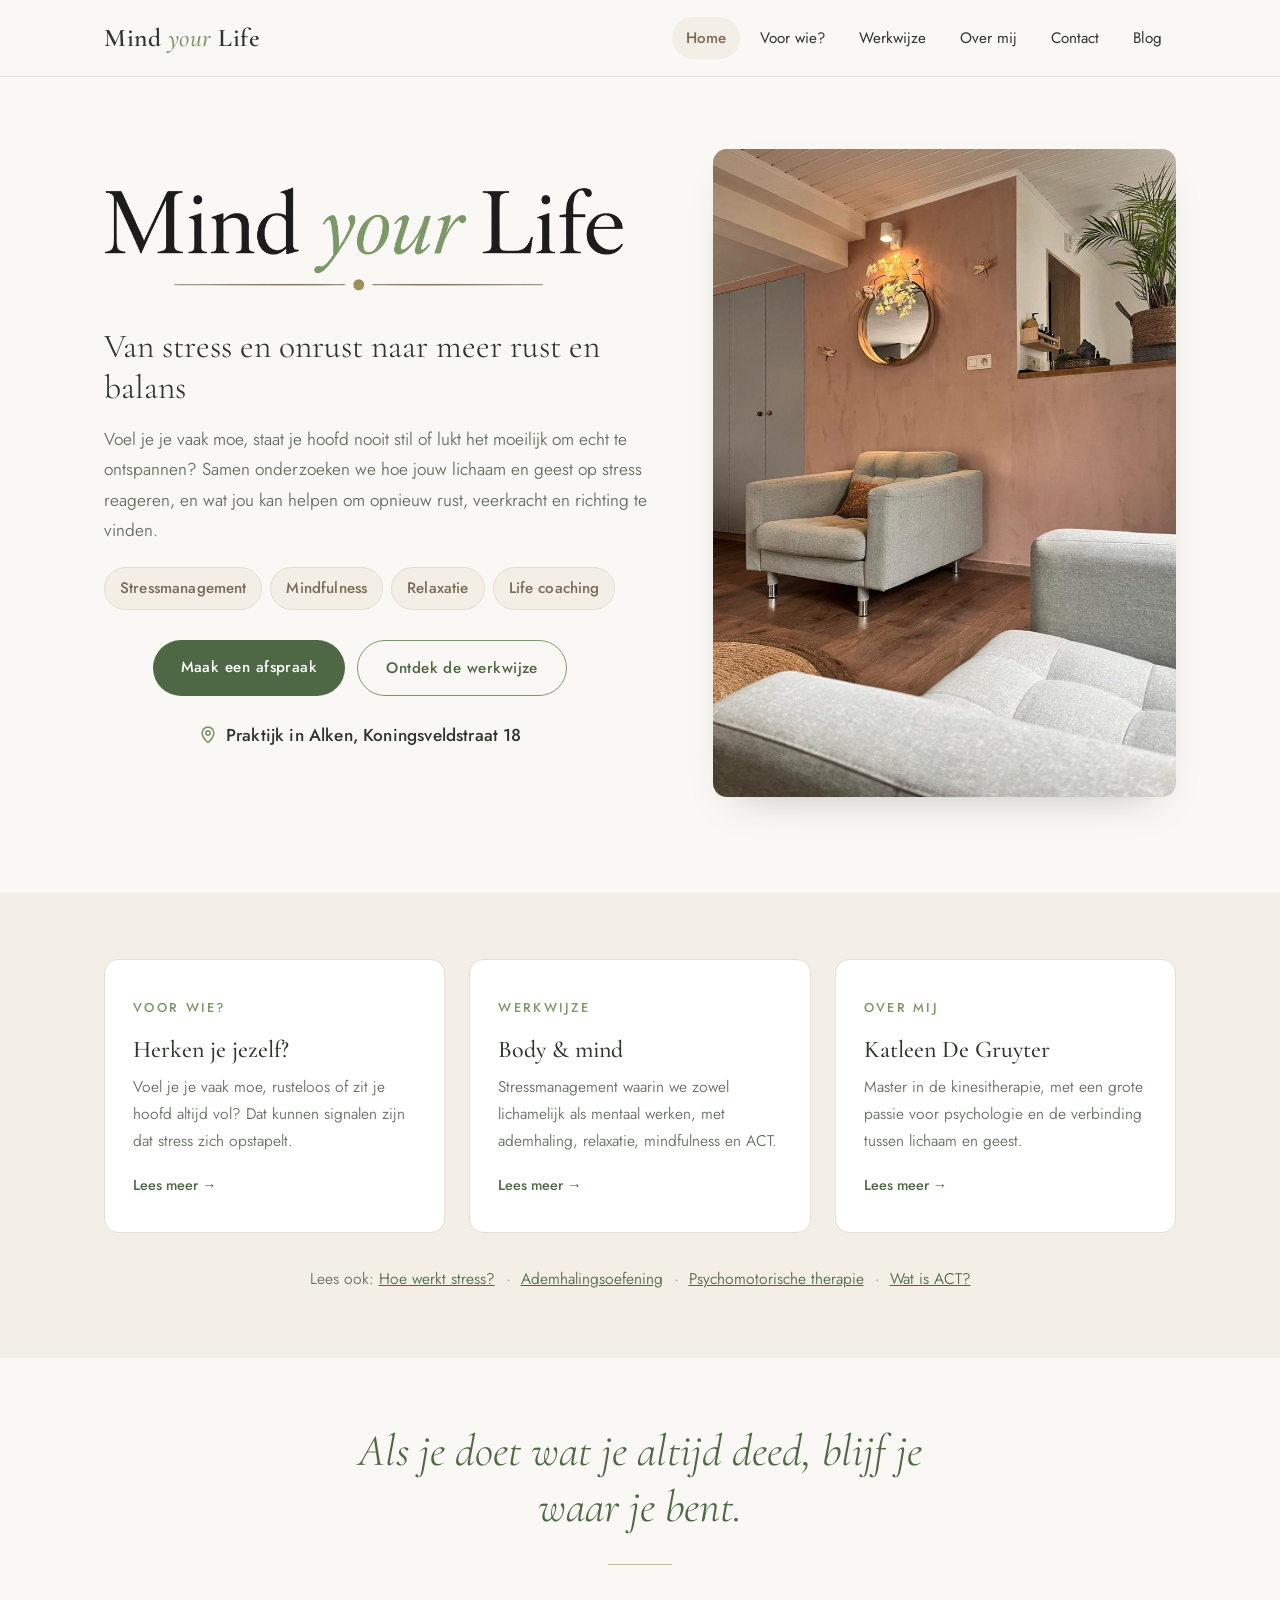
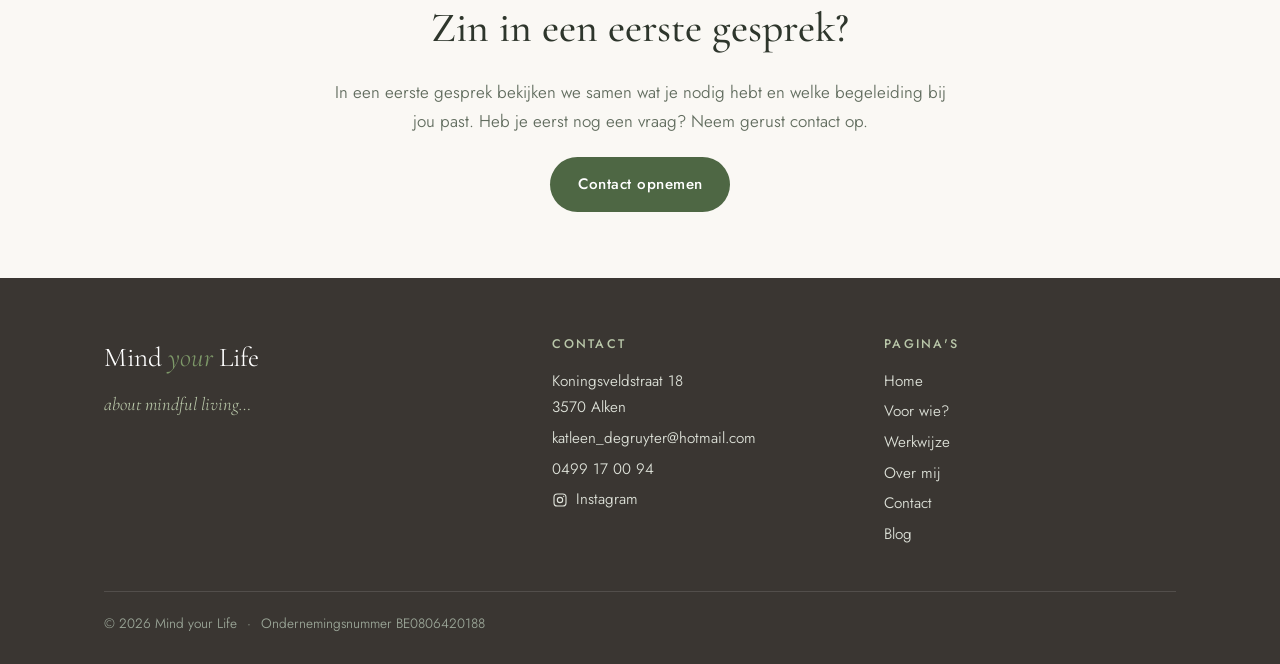
<file: index.html>
<!DOCTYPE html>
<html lang="nl">
<head>
  <meta charset="UTF-8">
  <meta name="viewport" content="width=device-width, initial-scale=1">
  <title>Mind your Life | Stressmanagement, mindfulness & life coaching in Alken</title>
  <meta name="description" content="Mind your Life: begeleiding bij stress en overspanning, mindfulness, relaxatie en life coaching in Alken.">
  <link rel="preconnect" href="https://fonts.googleapis.com">
  <link rel="preconnect" href="https://fonts.gstatic.com" crossorigin>
  <link href="https://fonts.googleapis.com/css2?family=Cormorant+Garamond:ital,wght@0,500;0,600;1,500&family=Jost:wght@300;400;500;700&family=Pinyon+Script&display=swap" rel="stylesheet">
  <link rel="stylesheet" href="style.css">

  <link rel="icon" href="favicon.ico" sizes="any">
  <link rel="icon" href="favicon.svg" type="image/svg+xml">
  <link rel="apple-touch-icon" href="apple-touch-icon.png"> 
  
  <link rel="canonical" href="https://www.mindyourlife.coach/">
  <meta property="og:title" content="Mind your Life | Stressmanagement, mindfulness & life coaching in Alken">
  <meta property="og:description" content="Begeleiding bij stress en overspanning, mindfulness, relaxatie en life coaching in Alken.">
  <meta property="og:image" content="https://www.mindyourlife.coach/img/praktijk.jpg">
  <meta property="og:url" content="https://www.mindyourlife.coach/">
  <meta property="og:type" content="website">
  <script type="application/ld+json">
  {
    "@context": "https://schema.org",
    "@type": "ProfessionalService",
    "name": "Mind your Life",
    "description": "Stressmanagement, mindfulness, relaxatie en life coaching in Alken.",
    "url": "https://www.mindyourlife.coach/",
    "image": "https://www.mindyourlife.coach/img/praktijk.jpg",
    "telephone": "+32499170094",
    "email": "katleen_degruyter@hotmail.com",
    "address": {
      "@type": "PostalAddress",
      "streetAddress": "Koningsveldstraat 18",
      "postalCode": "3570",
      "addressLocality": "Alken",
      "addressCountry": "BE"
    },
    "founder": { "@type": "Person", "name": "Katleen De Gruyter" },
    "taxID": "BE0806420188",
    "vatID": "BE0806420188"
  }
  </script>
</head>
<body>

  <header class="site-header">
    <div class="wrap">
      <a class="logo" href="index.html">Mind <span>your</span> Life</a>
      <button class="nav-toggle" aria-label="Menu openen" aria-expanded="false" aria-controls="nav">
        <span></span><span></span><span></span>
      </button>
      <nav class="nav" id="nav" aria-label="Hoofdmenu">
        <ul>
          <li><a href="index.html" aria-current="page">Home</a></li>
          <li><a href="voor-wie.html">Voor wie?</a></li>
          <li><a href="werkwijze.html">Werkwijze</a></li>
          <li><a href="over-mij.html">Over mij</a></li>
          <li><a href="contact.html">Contact</a></li>
          <li><a href="blog.html">Blog</a></li>
        </ul>
      </nav>
    </div>
  </header>

  <main>
    <section class="hero">
      <div class="wrap split">
        <div>
          <h1 class="hero__title hero__title--img">
            <img src="img/mind-your-life-titel-2.png" alt="Mind your Life">
          </h1>
          <p class="hero__promise">Van stress en onrust naar meer rust en balans</p>
          <p class="hero__intro">Voel je je vaak moe, staat je hoofd nooit stil of lukt het moeilijk om echt te ontspannen? Samen onderzoeken we hoe jouw lichaam en geest op stress reageren, en wat jou kan helpen om opnieuw rust, veerkracht en richting te vinden.</p>
          <div class="hero__acties">
          <ul class="hero__tags" aria-label="Aanbod">
            <li>Stressmanagement</li>
            <li>Mindfulness</li>
            <li>Relaxatie</li>
            <li>Life coaching</li>
          </ul>
          <div class="btn-row">
            <a class="btn" href="contact.html">Maak een afspraak</a>
            <a class="btn btn--ghost" href="werkwijze.html">Ontdek de werkwijze</a>
          </div>
          <p class="hero__adres"><svg viewBox="0 0 24 24" width="20" height="20" fill="none" stroke="currentColor" stroke-width="2" aria-hidden="true"><path d="M12 21s-7-6.2-7-11.5A7 7 0 0 1 19 9.5C19 14.8 12 21 12 21z"/><circle cx="12" cy="9.5" r="2.5"/></svg> Praktijk in Alken, Koningsveldstraat 18</p>

          </div>
        </div>
        <div class="split__media">
          <div class="photo">
            <img src="img/praktijk-v2.jpg" alt="De praktijkruimte van Mind your Life: twee lichtgrijze zetels voor een warme, bruine muur">
          </div>
        </div>
      </div>
    </section>

    <section class="section section--tint">
      <div class="wrap">
        <div class="cards">
          <a class="card" href="voor-wie.html">
            <span class="eyebrow">Voor wie?</span>
            <h3>Herken je jezelf?</h3>
            <p>Voel je je vaak moe, rusteloos of zit je hoofd altijd vol? Dat kunnen signalen zijn dat stress zich opstapelt.</p>
            <span class="more">Lees meer &rarr;</span>
          </a>
          <a class="card" href="werkwijze.html">
            <span class="eyebrow">Werkwijze</span>
            <h3>Body &amp; mind</h3>
            <p>Stressmanagement waarin we zowel lichamelijk als mentaal werken, met ademhaling, relaxatie, mindfulness en ACT.</p>
            <span class="more">Lees meer &rarr;</span>
          </a>
          <a class="card" href="over-mij.html">
            <span class="eyebrow">Over mij</span>
            <h3>Katleen De Gruyter</h3>
            <p>Master in de kinesitherapie, met een grote passie voor psychologie en de verbinding tussen lichaam en geest.</p>
            <span class="more">Lees meer &rarr;</span>
          </a>
        </div>
        <p class="theme-links">Lees ook: <a href="hoe-werkt-stress.html">Hoe werkt stress?</a> <span>&middot;</span> <a href="ademhalingsoefening.html">Ademhalingsoefening</a> <span>&middot;</span> <a href="psychomotorische-therapie.html">Psychomotorische therapie</a> <span>&middot;</span> <a href="wat-is-act.html">Wat is ACT?</a></p>
      </div>
    </section>

    <section class="section">
      <div class="wrap cta">
        <blockquote class="cta__quote">Als je doet wat je altijd deed, blijf je waar je bent.</blockquote>
        <h2>Zin in een eerste gesprek?</h2>
        <p>In een eerste gesprek bekijken we samen wat je nodig hebt en welke begeleiding bij jou past. Heb je eerst nog een vraag? Neem gerust contact op.</p>
        <div class="btn-row" style="justify-content:center">
          <a class="btn" href="contact.html">Contact opnemen</a>
        </div>
      </div>
    </section>
  </main>

  <footer class="site-footer">
    <div class="wrap">
      <div class="footer-grid">
        <div>
          <div class="footer-brand">Mind <span>your</span> Life</div>
          <div class="footer-tag">about mindful living&hellip;</div>
        </div>
        <div>
          <h4>Contact</h4>
          <ul>
            <li>Koningsveldstraat 18<br>3570 Alken</li>
            <li><a href="mailto:katleen_degruyter@hotmail.com">katleen_degruyter@hotmail.com</a></li>
            <li><a href="tel:+32499170094">0499 17 00 94</a></li>
            <li><a class="ig-link" href="https://www.instagram.com/mindyourlife.coach/" target="_blank" rel="noopener"><svg viewBox="0 0 24 24" width="16" height="16" fill="none" stroke="currentColor" stroke-width="1.7" aria-hidden="true"><rect x="3" y="3" width="18" height="18" rx="5"/><circle cx="12" cy="12" r="4"/><circle cx="17.5" cy="6.5" r="1" fill="currentColor" stroke="none"/></svg> Instagram</a></li>
          </ul>
        </div>
        <div>
          <h4>Pagina's</h4>
          <ul>
            <li><a href="index.html">Home</a></li>
            <li><a href="voor-wie.html">Voor wie?</a></li>
            <li><a href="werkwijze.html">Werkwijze</a></li>
            <li><a href="over-mij.html">Over mij</a></li>
            <li><a href="contact.html">Contact</a></li>
            <li><a href="blog.html">Blog</a></li>
          </ul>
        </div>
      </div>
      <div class="footer-bottom">&copy; <span id="year">2026</span> Mind your Life <span class="footer-sep">&middot;</span> Ondernemingsnummer BE0806420188</div>
    </div>
  </footer>

  <script>
    (function () {
      var btn = document.querySelector('.nav-toggle');
      var nav = document.getElementById('nav');
      btn.addEventListener('click', function () {
        var open = nav.classList.toggle('is-open');
        btn.setAttribute('aria-expanded', open);
      });
      document.getElementById('year').textContent = new Date().getFullYear();
    })();
  </script>
</body>
</html>
</file>
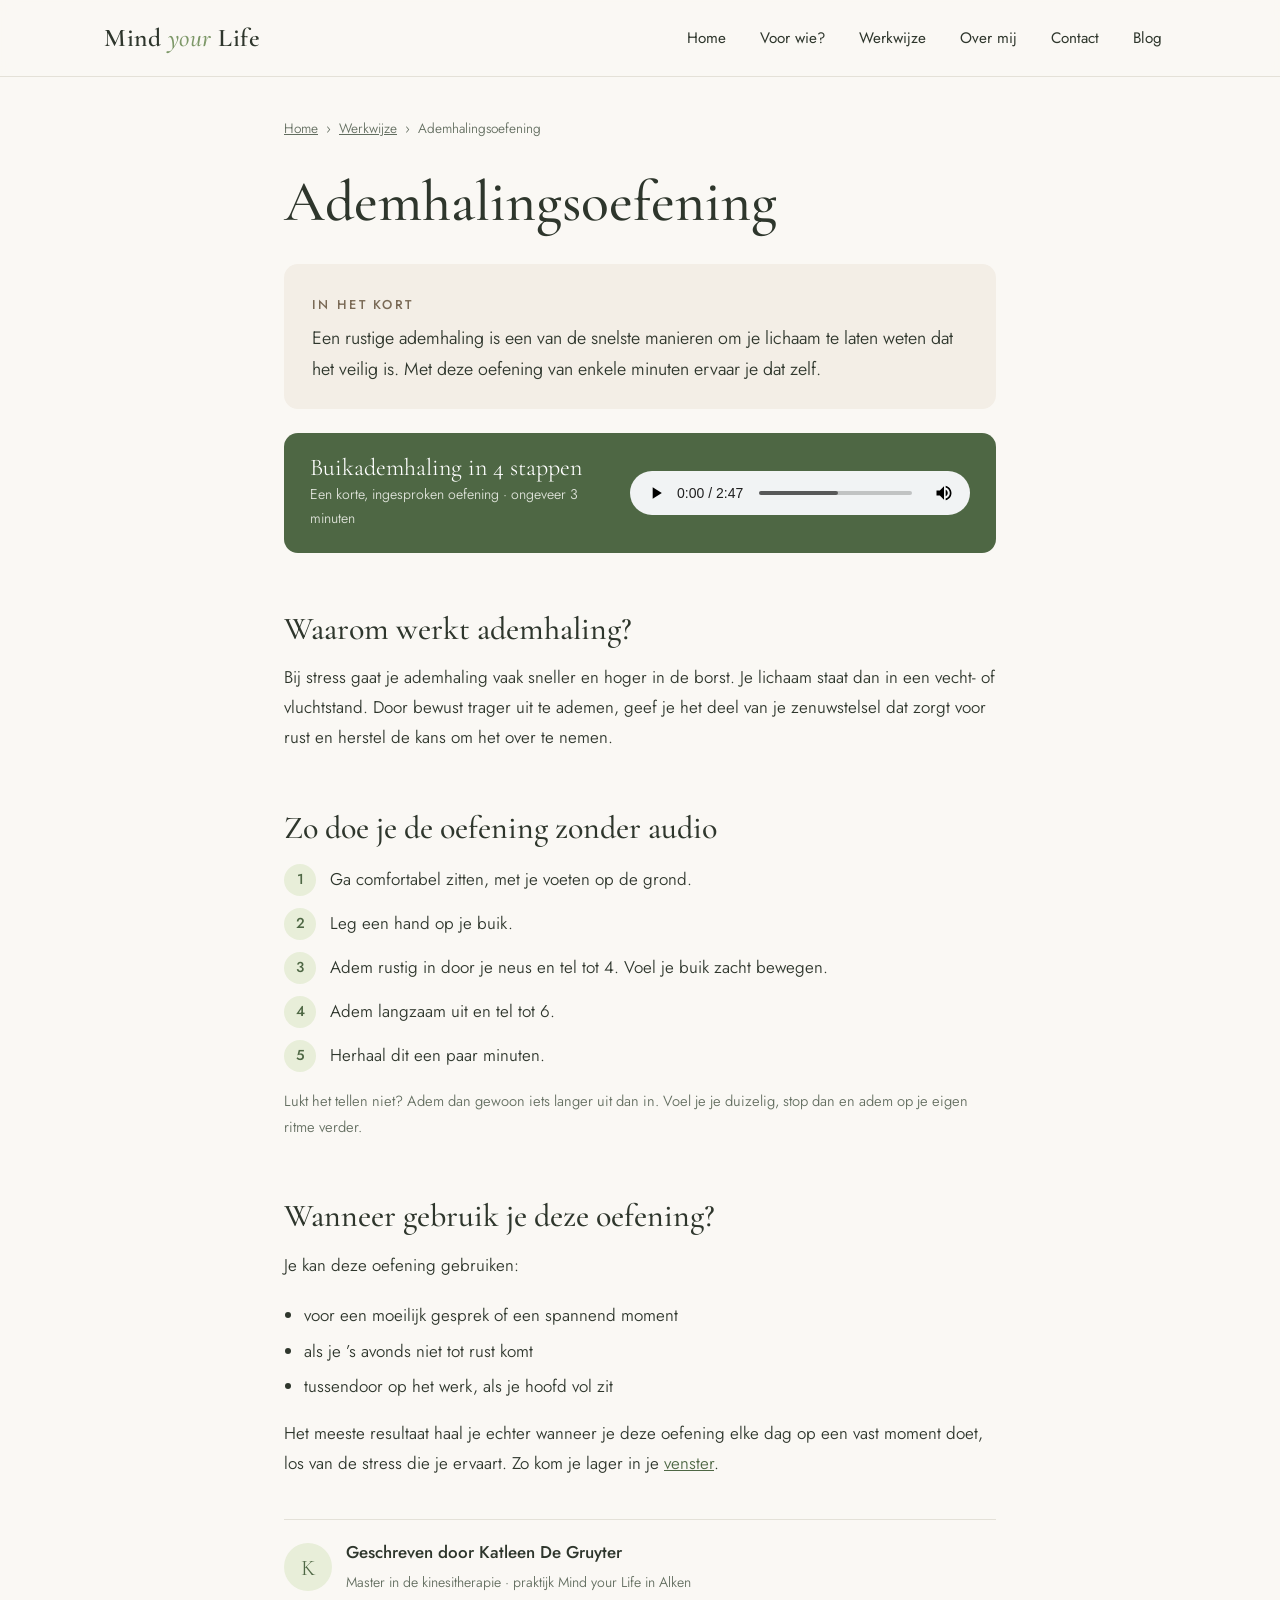
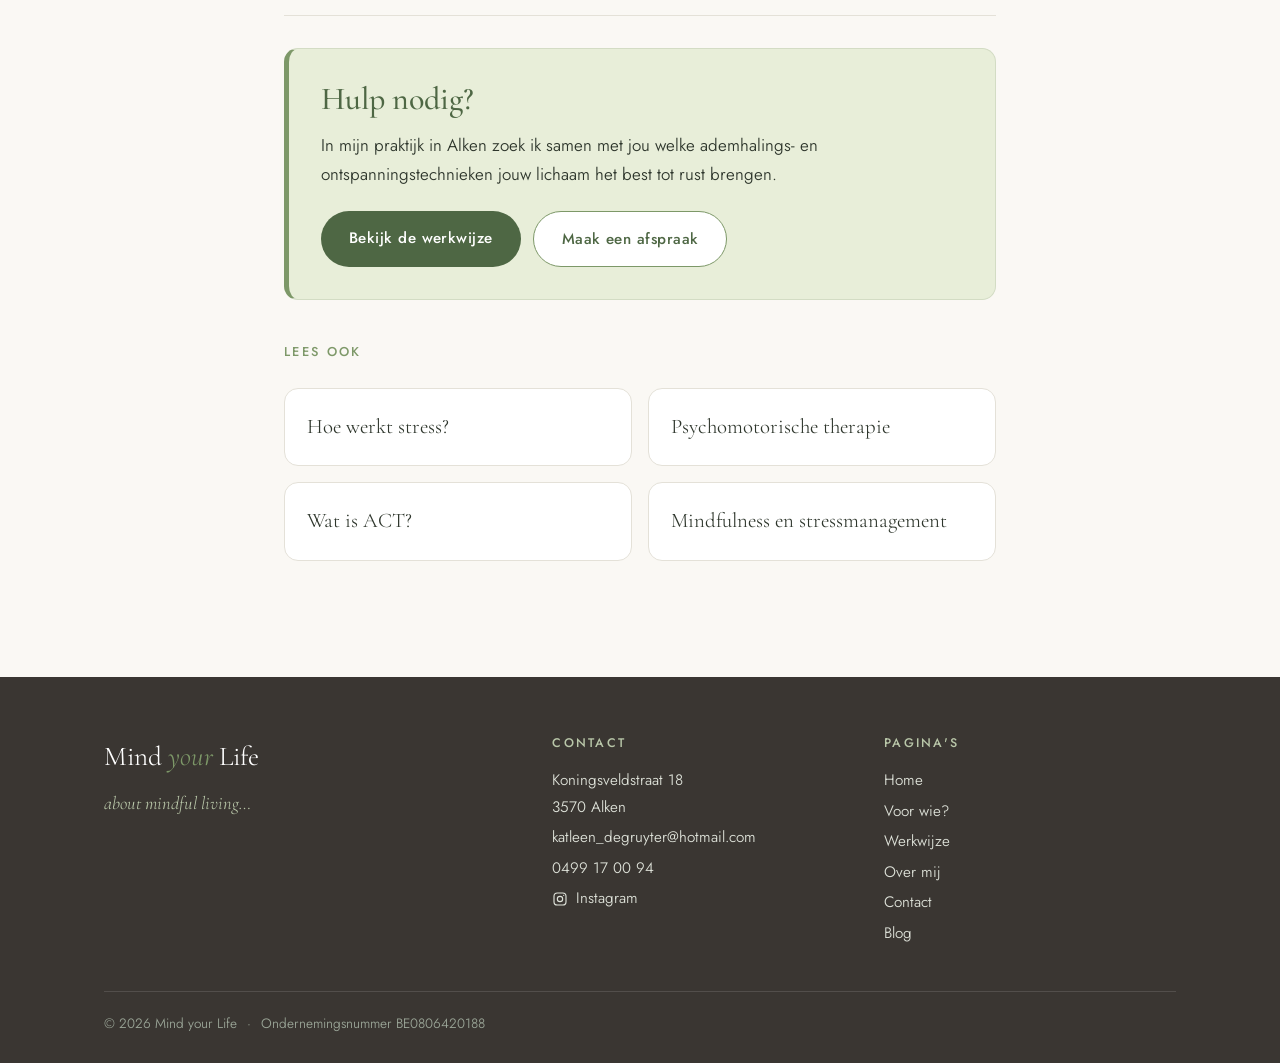
<file: ademhalingsoefening.html>
<!DOCTYPE html>
<html lang="nl">
<head>
  <meta charset="UTF-8">
  <meta name="viewport" content="width=device-width, initial-scale=1">
  <title>Ademhalingsoefening | Mind your Life</title>
  <meta name="description" content="Een eenvoudige ademhalingsoefening om je lichaam tot rust te brengen, met uitleg waarom ademhaling werkt bij stress. Van Mind your Life in Alken.">
  <link rel="preconnect" href="https://fonts.googleapis.com">
  <link rel="preconnect" href="https://fonts.gstatic.com" crossorigin>
  <link href="https://fonts.googleapis.com/css2?family=Cormorant+Garamond:ital,wght@0,500;0,600;1,500&family=Jost:wght@300;400;500;700&display=swap" rel="stylesheet">
  <link rel="stylesheet" href="style.css">

  <link rel="icon" href="favicon.ico" sizes="any">
  <link rel="icon" href="favicon.svg" type="image/svg+xml">
  <link rel="apple-touch-icon" href="apple-touch-icon.png">

  <link rel="canonical" href="https://www.mindyourlife.coach/ademhalingsoefening.html">
  <meta property="og:title" content="Ademhalingsoefening | Mind your Life">
  <meta property="og:description" content="Een eenvoudige ademhalingsoefening om je lichaam tot rust te brengen, met uitleg waarom ademhaling werkt bij stress. Van Mind your Life in Alken.">
  <meta property="og:image" content="https://www.mindyourlife.coach/img/praktijk.jpg">
  <meta property="og:url" content="https://www.mindyourlife.coach/ademhalingsoefening.html">
  <meta property="og:type" content="article">
</head>
<body>

  <header class="site-header">
    <div class="wrap">
      <a class="logo" href="index.html">Mind <span>your</span> Life</a>
      <button class="nav-toggle" aria-label="Menu openen" aria-expanded="false" aria-controls="nav">
        <span></span><span></span><span></span>
      </button>
      <nav class="nav" id="nav" aria-label="Hoofdmenu">
        <ul>
          <li><a href="index.html">Home</a></li>
          <li><a href="voor-wie.html">Voor wie?</a></li>
          <li><a href="werkwijze.html">Werkwijze</a></li>
          <li><a href="over-mij.html">Over mij</a></li>
          <li><a href="contact.html">Contact</a></li>
          <li><a href="blog.html">Blog</a></li>
        </ul>
      </nav>
    </div>
  </header>

  <main>
    <article class="thema">
      <nav class="crumbs" aria-label="Kruimelpad"><a href="index.html">Home</a><span>&rsaquo;</span><a href="werkwijze.html">Werkwijze</a><span>&rsaquo;</span>Ademhalingsoefening</nav>
      <h1>Ademhalingsoefening</h1>
      <div class="kort"><span class="eyebrow">In het kort</span><p>Een rustige ademhaling is een van de snelste manieren om je lichaam te laten weten dat het veilig is. Met deze oefening van enkele minuten ervaar je dat zelf.</p></div>
      <div class="audio">
        <div class="audio__tekst"><div class="audio__titel">Buikademhaling in 4 stappen</div><div class="audio__sub">Een korte, ingesproken oefening &middot; ongeveer 3 minuten</div></div>
        <audio class="audio__speler" controls controlsList="nodownload noplaybackrate" preload="metadata" oncontextmenu="return false"><source src="audio/buikademhaling.mp3" type="audio/mpeg">Je browser kan dit audiofragment niet afspelen.</audio>
      </div>
      <h2>Waarom werkt ademhaling?</h2>
      <p>Bij stress gaat je ademhaling vaak sneller en hoger in de borst. Je lichaam staat dan in een vecht- of vluchtstand. Door bewust trager uit te ademen, geef je het deel van je zenuwstelsel dat zorgt voor rust en herstel de kans om het over te nemen.</p>
      <h2>Zo doe je de oefening zonder audio</h2>
      <ol class="stappen">
        <li>Ga comfortabel zitten, met je voeten op de grond.</li>
        <li>Leg een hand op je buik.</li>
        <li>Adem rustig in door je neus en tel tot 4. Voel je buik zacht bewegen.</li>
        <li>Adem langzaam uit en tel tot 6.</li>
        <li>Herhaal dit een paar minuten.</li>
      </ol>
      <p class="klein">Lukt het tellen niet? Adem dan gewoon iets langer uit dan in. Voel je je duizelig, stop dan en adem op je eigen ritme verder.</p>
      <h2>Wanneer gebruik je deze oefening?</h2>
      <p>Je kan deze oefening gebruiken:</p>
      <ul class="lijst">
        <li>voor een moeilijk gesprek of een spannend moment</li>
        <li>als je &rsquo;s avonds niet tot rust komt</li>
        <li>tussendoor op het werk, als je hoofd vol zit</li>
      </ul>
      <p>Het meeste resultaat haal je echter wanneer je deze oefening elke dag op een vast moment doet, los van de stress die je ervaart. Zo kom je lager in je <a href="werkwijze.html">venster</a>.</p>
      <div class="auteur"><div class="auteur__k">K</div><div><b>Geschreven door Katleen De Gruyter</b><span>Master in de kinesitherapie &middot; praktijk Mind your Life in Alken</span></div></div>
      <div class="hulp"><h2>Hulp nodig?</h2><p>In mijn praktijk in Alken zoek ik samen met jou welke ademhalings- en ontspanningstechnieken jouw lichaam het best tot rust brengen.</p><div class="btn-row"><a class="btn" href="werkwijze.html">Bekijk de werkwijze</a><a class="btn btn--ghost" href="contact.html">Maak een afspraak</a></div></div>
      <div class="lees-ook"><span class="eyebrow">Lees ook</span><div class="vgl"><a class="vak" href="hoe-werkt-stress.html">Hoe werkt stress?</a><a class="vak" href="psychomotorische-therapie.html">Psychomotorische therapie</a><a class="vak" href="wat-is-act.html">Wat is ACT?</a><a class="vak" href="blog-mindfulness.html">Mindfulness en stressmanagement</a></div></div>
    </article>
  </main>

  <footer class="site-footer">
    <div class="wrap">
      <div class="footer-grid">
        <div>
          <div class="footer-brand">Mind <span>your</span> Life</div>
          <div class="footer-tag">about mindful living&hellip;</div>
        </div>
        <div>
          <h4>Contact</h4>
          <ul>
            <li>Koningsveldstraat 18<br>3570 Alken</li>
            <li><a href="mailto:katleen_degruyter@hotmail.com">katleen_degruyter@hotmail.com</a></li>
            <li><a href="tel:+32499170094">0499 17 00 94</a></li>
            <li><a class="ig-link" href="https://www.instagram.com/mindyourlife.coach/" target="_blank" rel="noopener"><svg viewBox="0 0 24 24" width="16" height="16" fill="none" stroke="currentColor" stroke-width="1.7" aria-hidden="true"><rect x="3" y="3" width="18" height="18" rx="5"/><circle cx="12" cy="12" r="4"/><circle cx="17.5" cy="6.5" r="1" fill="currentColor" stroke="none"/></svg> Instagram</a></li>
          </ul>
        </div>
        <div>
          <h4>Pagina's</h4>
          <ul>
            <li><a href="index.html">Home</a></li>
            <li><a href="voor-wie.html">Voor wie?</a></li>
            <li><a href="werkwijze.html">Werkwijze</a></li>
            <li><a href="over-mij.html">Over mij</a></li>
            <li><a href="contact.html">Contact</a></li>
            <li><a href="blog.html">Blog</a></li>
          </ul>
        </div>
      </div>
      <div class="footer-bottom">&copy; <span id="year">2026</span> Mind your Life <span class="footer-sep">&middot;</span> Ondernemingsnummer BE0806420188</div>
    </div>
  </footer>

  <script>
    (function () {
      var btn = document.querySelector('.nav-toggle');
      var nav = document.getElementById('nav');
      btn.addEventListener('click', function () {
        var open = nav.classList.toggle('is-open');
        btn.setAttribute('aria-expanded', open);
      });
      document.getElementById('year').textContent = new Date().getFullYear();
    })();
  </script>

</body>
</html>
</file>
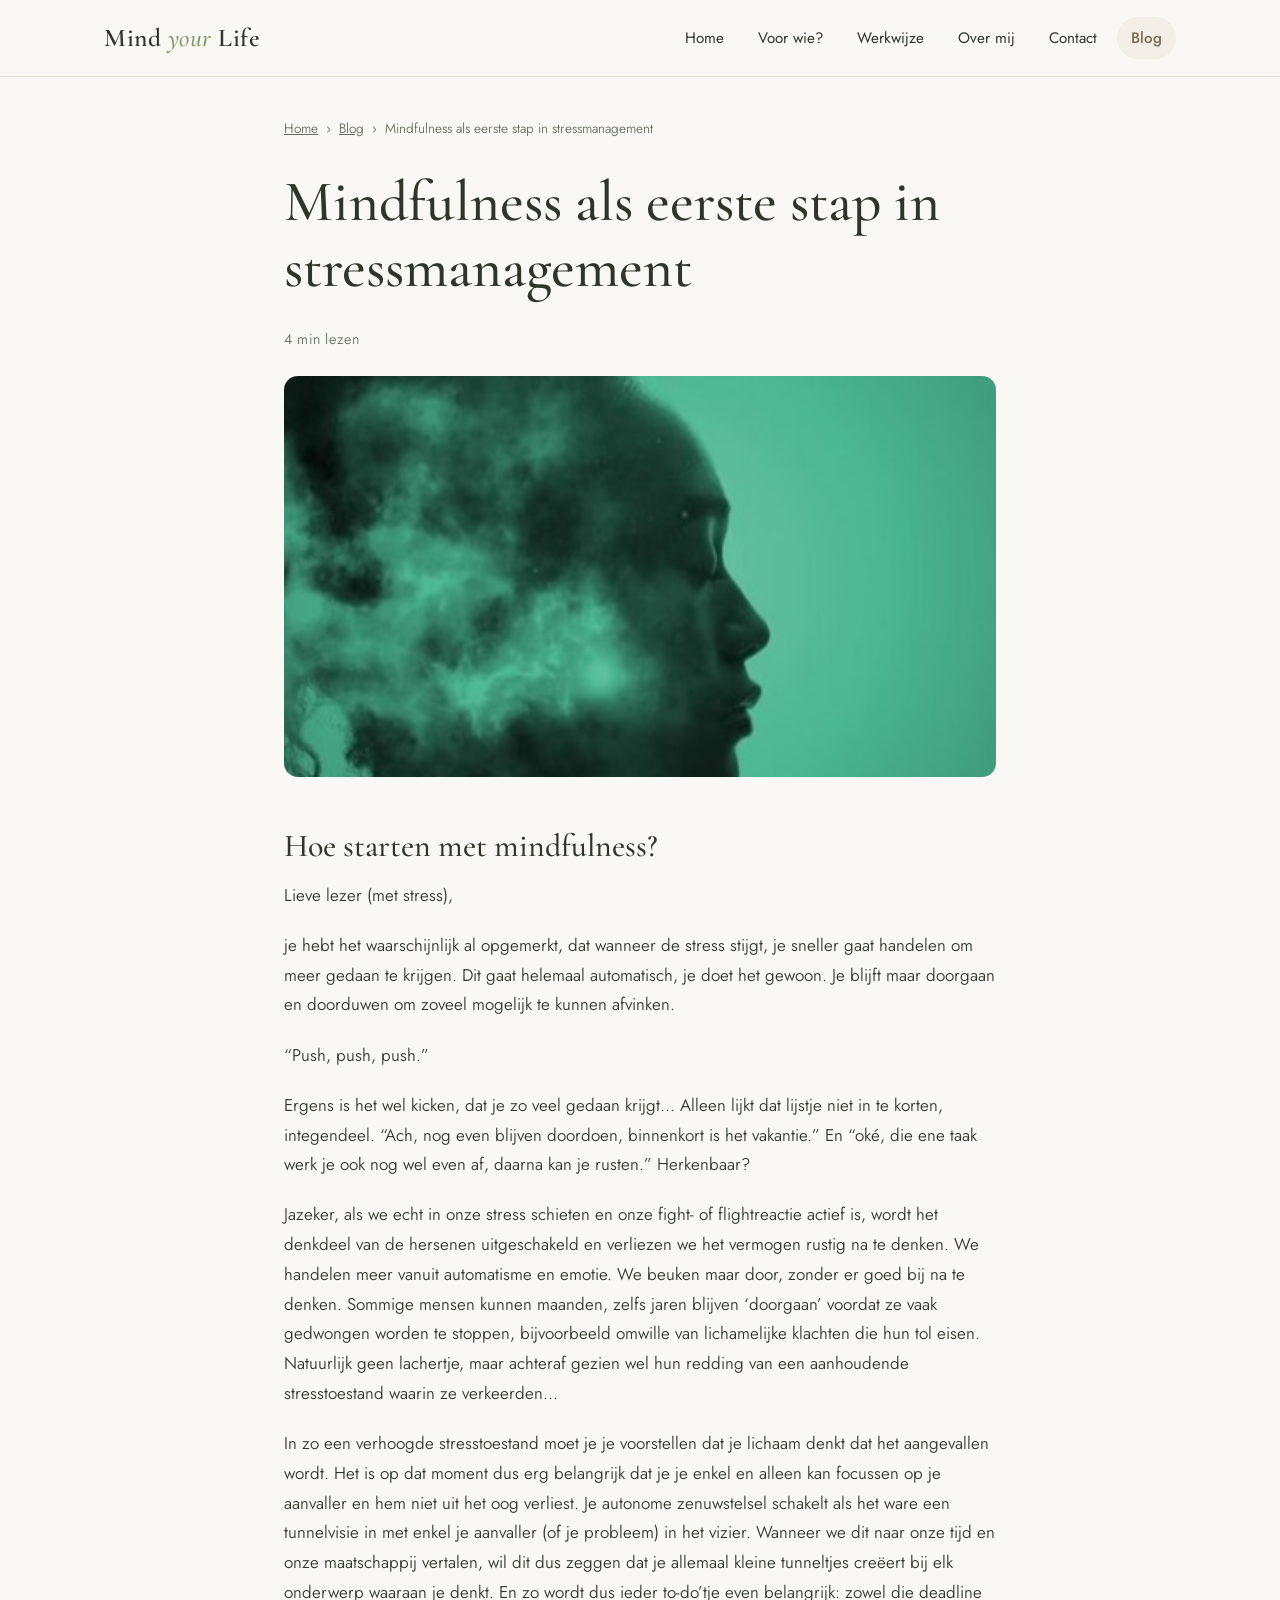
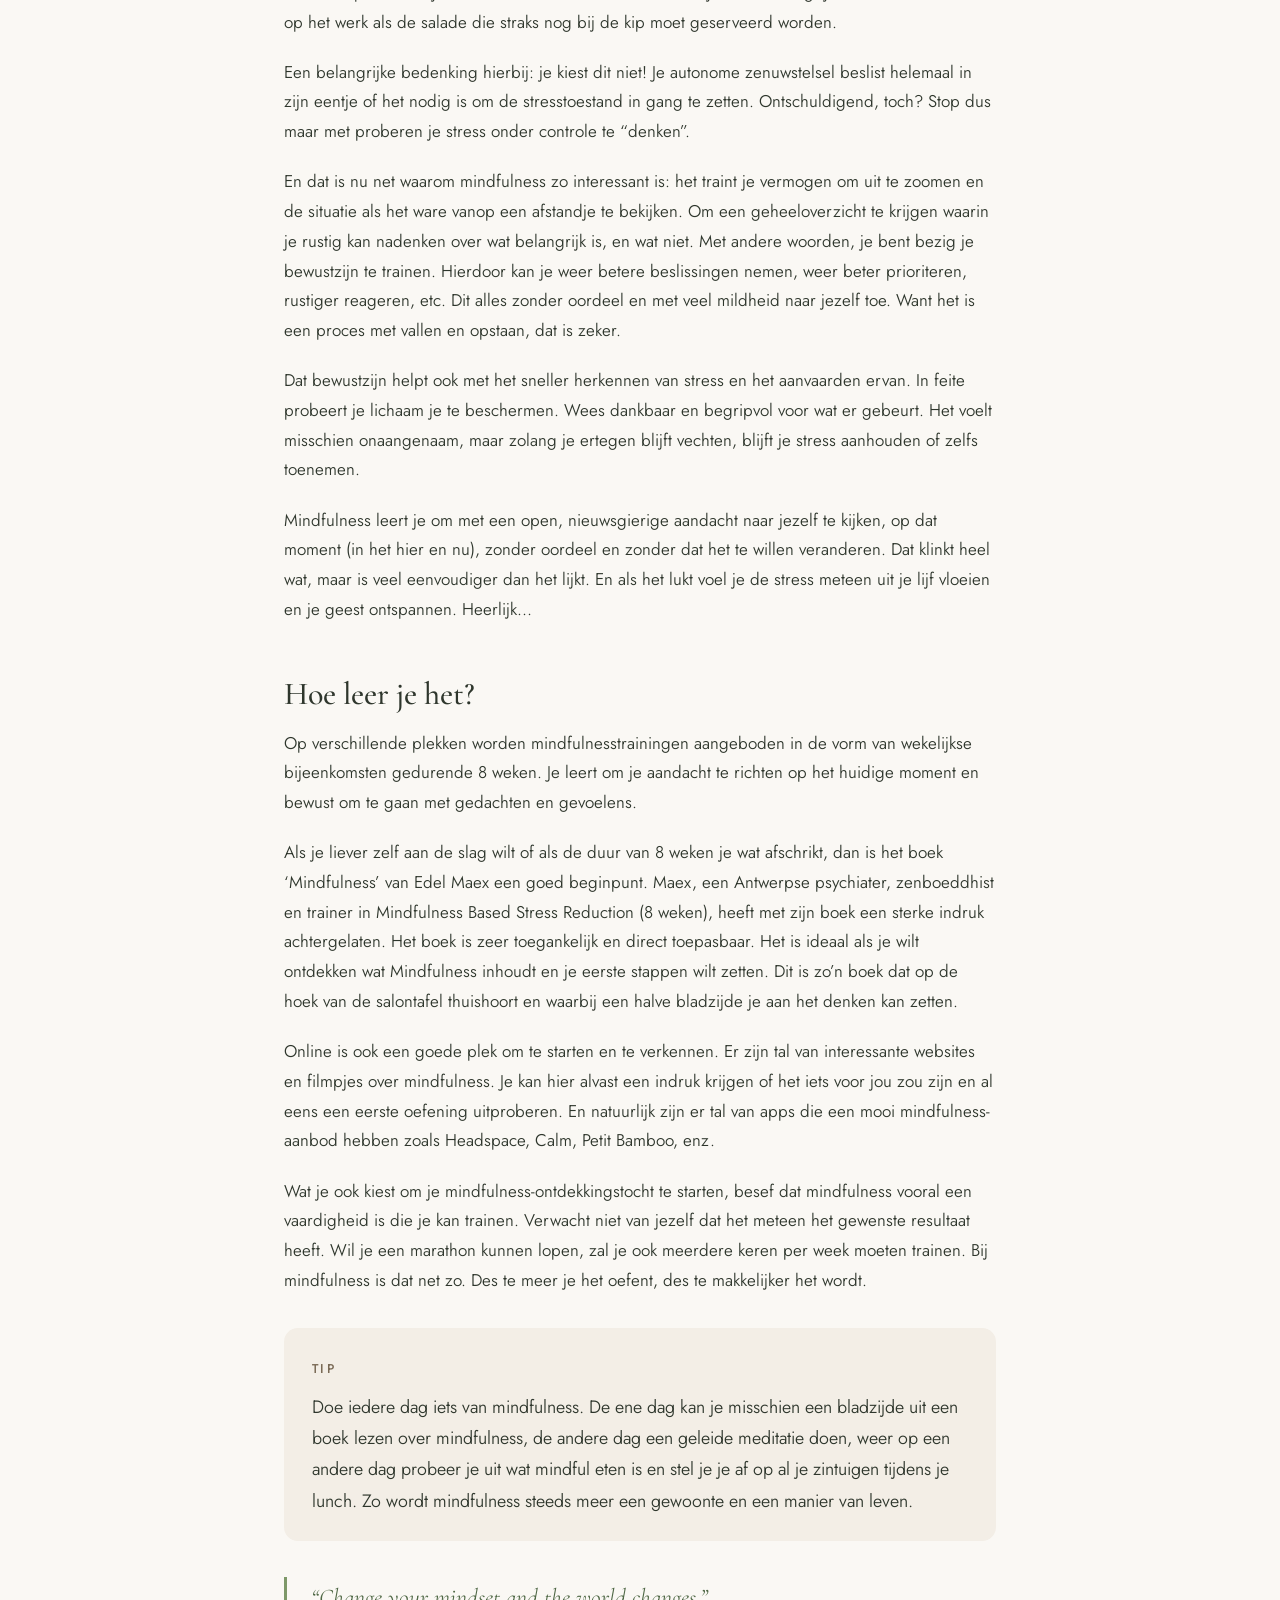
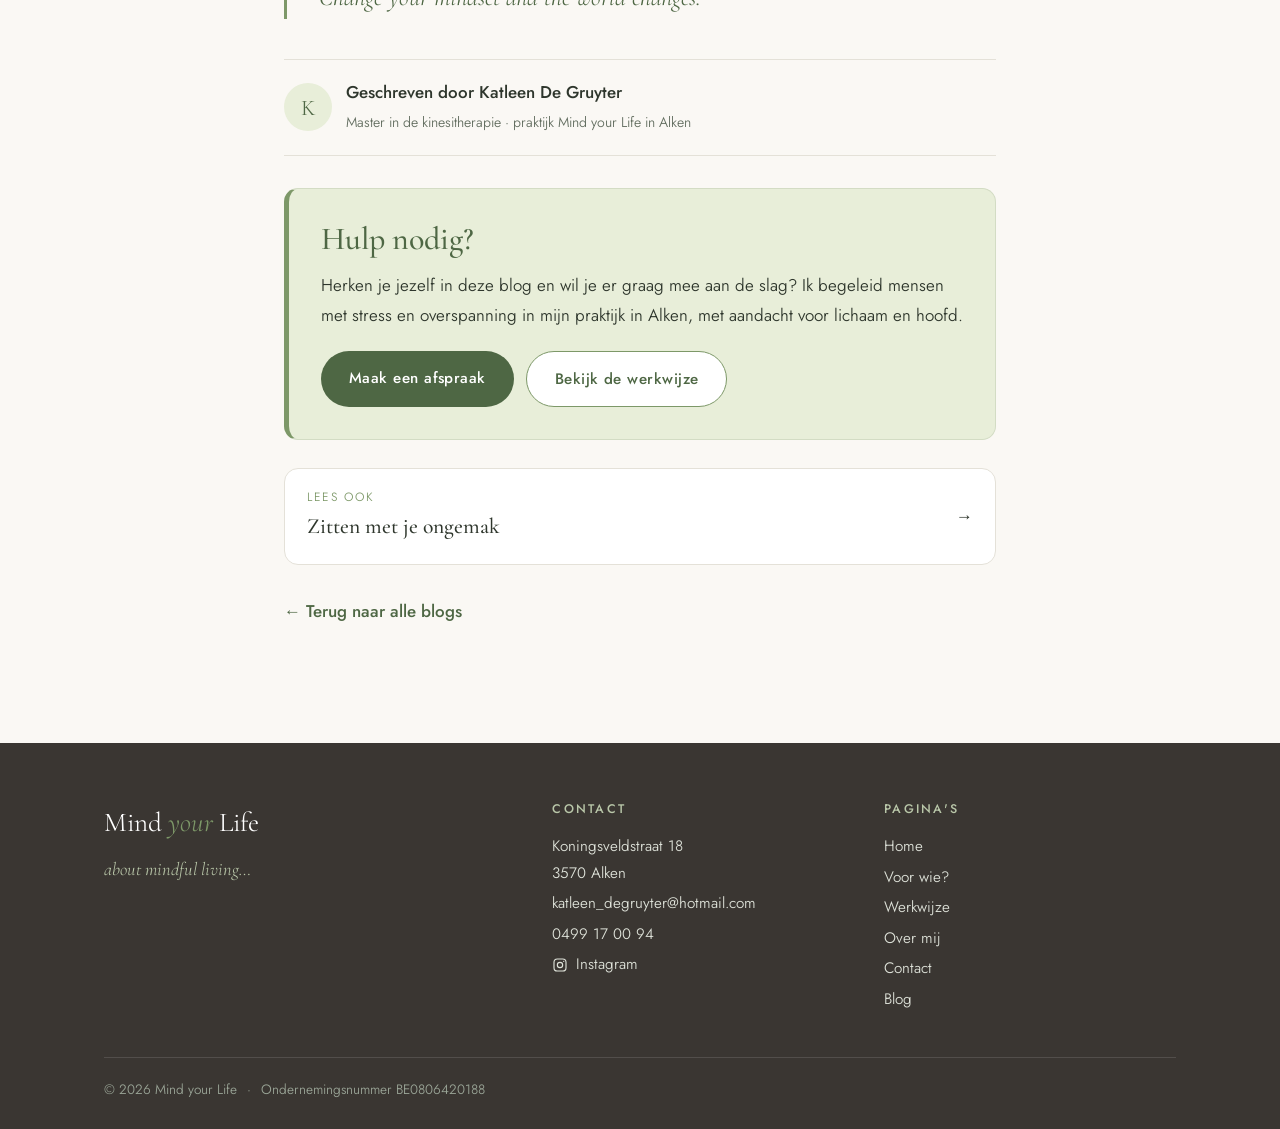
<file: blog-mindfulness.html>
<!DOCTYPE html>
<html lang="nl">
<head>
  <meta charset="UTF-8">
  <meta name="viewport" content="width=device-width, initial-scale=1">
  <title>Mindfulness als eerste stap in stressmanagement | Mind your Life</title>
  <meta name="description" content="Hoe starten met mindfulness? Een eerste stap om je stress de baas te worden.">
  <link rel="preconnect" href="https://fonts.googleapis.com">
  <link rel="preconnect" href="https://fonts.gstatic.com" crossorigin>
  <link href="https://fonts.googleapis.com/css2?family=Cormorant+Garamond:ital,wght@0,500;0,600;1,500&family=Jost:wght@300;400;500;700&display=swap" rel="stylesheet">
  <link rel="stylesheet" href="style.css">

  <link rel="icon" href="favicon.ico" sizes="any">
  <link rel="icon" href="favicon.svg" type="image/svg+xml">
  <link rel="apple-touch-icon" href="apple-touch-icon.png">

  <link rel="canonical" href="https://www.mindyourlife.coach/blog-mindfulness.html">
  <meta property="og:title" content="Mindfulness als eerste stap in stressmanagement | Mind your Life">
  <meta property="og:description" content="Hoe starten met mindfulness? Een eerste stap om je stress de baas te worden.">
  <meta property="og:image" content="https://www.mindyourlife.coach/img/blog-mindfulness.jpg">
  <meta property="og:url" content="https://www.mindyourlife.coach/blog-mindfulness.html">
  <meta property="og:type" content="article">
</head>
<body>

  <header class="site-header">
    <div class="wrap">
      <a class="logo" href="index.html">Mind <span>your</span> Life</a>
      <button class="nav-toggle" aria-label="Menu openen" aria-expanded="false" aria-controls="nav">
        <span></span><span></span><span></span>
      </button>
      <nav class="nav" id="nav" aria-label="Hoofdmenu">
        <ul>
          <li><a href="index.html">Home</a></li>
          <li><a href="voor-wie.html">Voor wie?</a></li>
          <li><a href="werkwijze.html">Werkwijze</a></li>
          <li><a href="over-mij.html">Over mij</a></li>
          <li><a href="contact.html">Contact</a></li>
          <li><a href="blog.html" aria-current="page">Blog</a></li>
        </ul>
      </nav>
    </div>
  </header>

  <main>
    <article class="thema blogartikel">
      <nav class="crumbs" aria-label="Kruimelpad"><a href="index.html">Home</a><span>&rsaquo;</span><a href="blog.html">Blog</a><span>&rsaquo;</span>Mindfulness als eerste stap in stressmanagement</nav>
      <h1>Mindfulness als eerste stap in stressmanagement</h1>
      <div class="artikel__meta">4 min lezen</div>
      <img loading="eager" class="artikel__img" src="img/blog-mindfulness.jpg" alt="Profiel van een vrouw met een wolk van rook rond het hoofd, op een groene achtergrond">
      <div class="artikel__tekst">
      <h2>Hoe starten met mindfulness?</h2>

      <p>Lieve lezer (met stress),</p>

      <p>je hebt het waarschijnlijk al opgemerkt, dat wanneer de stress stijgt, je sneller gaat handelen om meer gedaan te krijgen. Dit gaat helemaal automatisch, je doet het gewoon. Je blijft maar doorgaan en doorduwen om zoveel mogelijk te kunnen afvinken.</p>

      <p>&ldquo;Push, push, push.&rdquo;</p>

      <p>Ergens is het wel kicken, dat je zo veel gedaan krijgt&hellip; Alleen lijkt dat lijstje niet in te korten, integendeel. &ldquo;Ach, nog even blijven doordoen, binnenkort is het vakantie.&rdquo; En &ldquo;oké, die ene taak werk je ook nog wel even af, daarna kan je rusten.&rdquo; Herkenbaar?</p>

      <p>Jazeker, als we echt in onze stress schieten en onze fight- of flightreactie actief is, wordt het denkdeel van de hersenen uitgeschakeld en verliezen we het vermogen rustig na te denken. We handelen meer vanuit automatisme en emotie. We beuken maar door, zonder er goed bij na te denken. Sommige mensen kunnen maanden, zelfs jaren blijven &lsquo;doorgaan&rsquo; voordat ze vaak gedwongen worden te stoppen, bijvoorbeeld omwille van lichamelijke klachten die hun tol eisen. Natuurlijk geen lachertje, maar achteraf gezien wel hun redding van een aanhoudende stresstoestand waarin ze verkeerden&hellip;</p>

      <p>In zo een verhoogde stresstoestand moet je je voorstellen dat je lichaam denkt dat het aangevallen wordt. Het is op dat moment dus erg belangrijk dat je je enkel en alleen kan focussen op je aanvaller en hem niet uit het oog verliest. Je autonome zenuwstelsel schakelt als het ware een tunnelvisie in met enkel je aanvaller (of je probleem) in het vizier. Wanneer we dit naar onze tijd en onze maatschappij vertalen, wil dit dus zeggen dat je allemaal kleine tunneltjes creëert bij elk onderwerp waaraan je denkt. En zo wordt dus ieder to-do&rsquo;tje even belangrijk: zowel die deadline op het werk als de salade die straks nog bij de kip moet geserveerd worden.</p>

      <p>Een belangrijke bedenking hierbij: je kiest dit niet! Je autonome zenuwstelsel beslist helemaal in zijn eentje of het nodig is om de stresstoestand in gang te zetten. Ontschuldigend, toch? Stop dus maar met proberen je stress onder controle te &ldquo;denken&rdquo;.</p>

      <p>En dat is nu net waarom mindfulness zo interessant is: het traint je vermogen om uit te zoomen en de situatie als het ware vanop een afstandje te bekijken. Om een geheeloverzicht te krijgen waarin je rustig kan nadenken over wat belangrijk is, en wat niet. Met andere woorden, je bent bezig je bewustzijn te trainen. Hierdoor kan je weer betere beslissingen nemen, weer beter prioriteren, rustiger reageren, etc. Dit alles zonder oordeel en met veel mildheid naar jezelf toe. Want het is een proces met vallen en opstaan, dat is zeker.</p>

      <p>Dat bewustzijn helpt ook met het sneller herkennen van stress en het aanvaarden ervan. In feite probeert je lichaam je te beschermen. Wees dankbaar en begripvol voor wat er gebeurt. Het voelt misschien onaangenaam, maar zolang je ertegen blijft vechten, blijft je stress aanhouden of zelfs toenemen.</p>

      <p>Mindfulness leert je om met een open, nieuwsgierige aandacht naar jezelf te kijken, op dat moment (in het hier en nu), zonder oordeel en zonder dat het te willen veranderen. Dat klinkt heel wat, maar is veel eenvoudiger dan het lijkt. En als het lukt voel je de stress meteen uit je lijf vloeien en je geest ontspannen. Heerlijk&hellip;</p>

      <h2>Hoe leer je het?</h2>

      <p>Op verschillende plekken worden mindfulnesstrainingen aangeboden in de vorm van wekelijkse bijeenkomsten gedurende 8 weken. Je leert om je aandacht te richten op het huidige moment en bewust om te gaan met gedachten en gevoelens.</p>

      <p>Als je liever zelf aan de slag wilt of als de duur van 8 weken je wat afschrikt, dan is het boek &lsquo;Mindfulness&rsquo; van Edel Maex een goed beginpunt. Maex, een Antwerpse psychiater, zenboeddhist en trainer in Mindfulness Based Stress Reduction (8 weken), heeft met zijn boek een sterke indruk achtergelaten. Het boek is zeer toegankelijk en direct toepasbaar. Het is ideaal als je wilt ontdekken wat Mindfulness inhoudt en je eerste stappen wilt zetten. Dit is zo&rsquo;n boek dat op de hoek van de salontafel thuishoort en waarbij een halve bladzijde je aan het denken kan zetten.</p>

      <p>Online is ook een goede plek om te starten en te verkennen. Er zijn tal van interessante websites en filmpjes over mindfulness. Je kan hier alvast een indruk krijgen of het iets voor jou zou zijn en al eens een eerste oefening uitproberen. En natuurlijk zijn er tal van apps die een mooi mindfulness-aanbod hebben zoals Headspace, Calm, Petit Bamboo, enz.</p>

      <p>Wat je ook kiest om je mindfulness-ontdekkingstocht te starten, besef dat mindfulness vooral een vaardigheid is die je kan trainen. Verwacht niet van jezelf dat het meteen het gewenste resultaat heeft. Wil je een marathon kunnen lopen, zal je ook meerdere keren per week moeten trainen. Bij mindfulness is dat net zo. Des te meer je het oefent, des te makkelijker het wordt.</p>

      <div class="kort artikel__tip"><span class="eyebrow">Tip</span>
      <p>Doe iedere dag iets van mindfulness. De ene dag kan je misschien een bladzijde uit een boek lezen over mindfulness, de andere dag een geleide meditatie doen, weer op een andere dag probeer je uit wat mindful eten is en stel je je af op al je zintuigen tijdens je lunch. Zo wordt mindfulness steeds meer een gewoonte en een manier van leven.</p></div>

      <blockquote>&ldquo;Change your mindset and the world changes.&rdquo;</blockquote>
      </div>
      <div class="auteur"><div class="auteur__k">K</div><div><b>Geschreven door Katleen De Gruyter</b><span>Master in de kinesitherapie &middot; praktijk Mind your Life in Alken</span></div></div>
      <div class="hulp"><h2>Hulp nodig?</h2><p>Herken je jezelf in deze blog en wil je er graag mee aan de slag? Ik begeleid mensen met stress en overspanning in mijn praktijk in Alken, met aandacht voor lichaam en hoofd.</p><div class="btn-row"><a class="btn" href="contact.html">Maak een afspraak</a><a class="btn btn--ghost" href="werkwijze.html">Bekijk de werkwijze</a></div></div>
      <a class="bloglink" href="blog-zitten-met-je-ongemak.html"><span><small>Lees ook</small><strong>Zitten met je ongemak</strong></span><span aria-hidden="true">&rarr;</span></a>
      <p class="artikel__terug"><a href="blog.html">&larr; Terug naar alle blogs</a></p>
    </article>
  </main>

  <footer class="site-footer">
    <div class="wrap">
      <div class="footer-grid">
        <div>
          <div class="footer-brand">Mind <span>your</span> Life</div>
          <div class="footer-tag">about mindful living&hellip;</div>
        </div>
        <div>
          <h4>Contact</h4>
          <ul>
            <li>Koningsveldstraat 18<br>3570 Alken</li>
            <li><a href="mailto:katleen_degruyter@hotmail.com">katleen_degruyter@hotmail.com</a></li>
            <li><a href="tel:+32499170094">0499 17 00 94</a></li>
            <li><a class="ig-link" href="https://www.instagram.com/mindyourlife.coach/" target="_blank" rel="noopener"><svg viewBox="0 0 24 24" width="16" height="16" fill="none" stroke="currentColor" stroke-width="1.7" aria-hidden="true"><rect x="3" y="3" width="18" height="18" rx="5"/><circle cx="12" cy="12" r="4"/><circle cx="17.5" cy="6.5" r="1" fill="currentColor" stroke="none"/></svg> Instagram</a></li>
          </ul>
        </div>
        <div>
          <h4>Pagina's</h4>
          <ul>
            <li><a href="index.html">Home</a></li>
            <li><a href="voor-wie.html">Voor wie?</a></li>
            <li><a href="werkwijze.html">Werkwijze</a></li>
            <li><a href="over-mij.html">Over mij</a></li>
            <li><a href="contact.html">Contact</a></li>
            <li><a href="blog.html">Blog</a></li>
          </ul>
        </div>
      </div>
      <div class="footer-bottom">&copy; <span id="year">2026</span> Mind your Life <span class="footer-sep">&middot;</span> Ondernemingsnummer BE0806420188</div>
    </div>
  </footer>

  <script>
    (function () {
      var btn = document.querySelector('.nav-toggle');
      var nav = document.getElementById('nav');
      btn.addEventListener('click', function () {
        var open = nav.classList.toggle('is-open');
        btn.setAttribute('aria-expanded', open);
      });
      document.getElementById('year').textContent = new Date().getFullYear();
    })();
  </script>

</body>
</html>
</file>
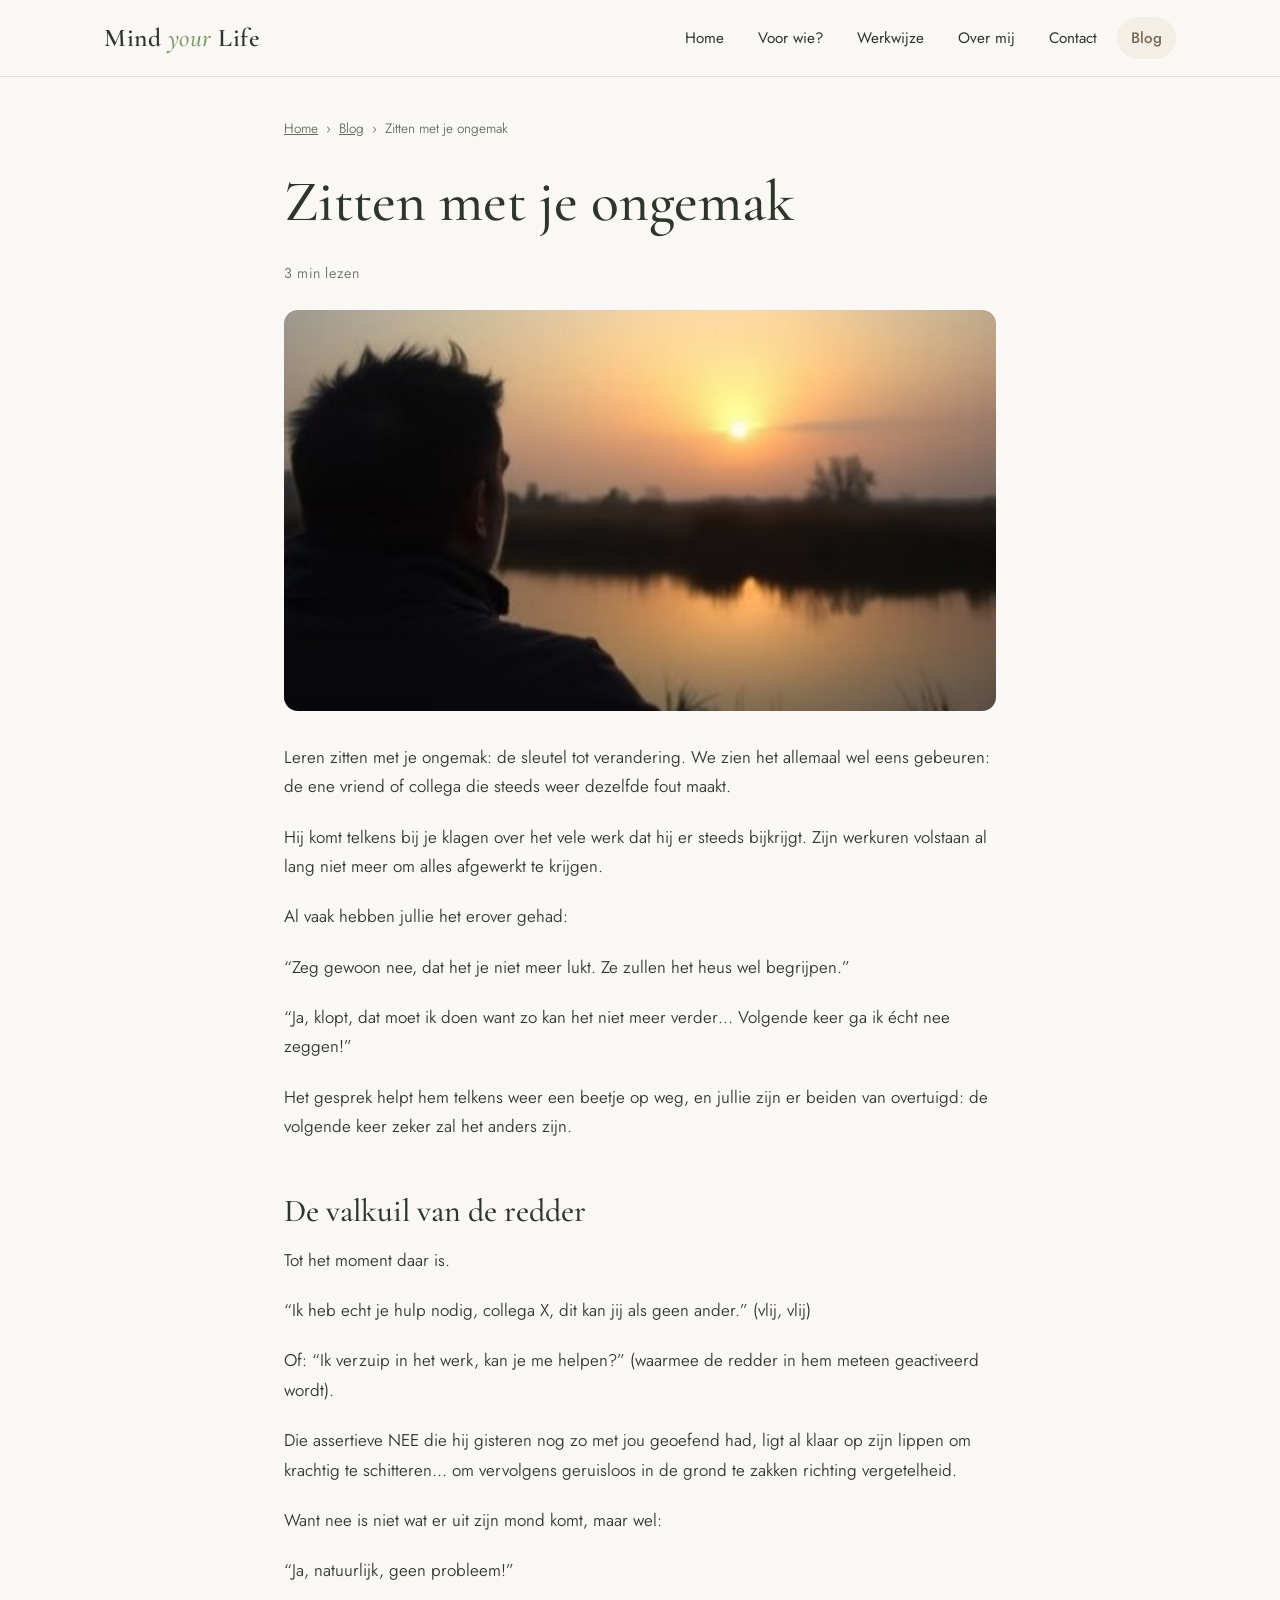
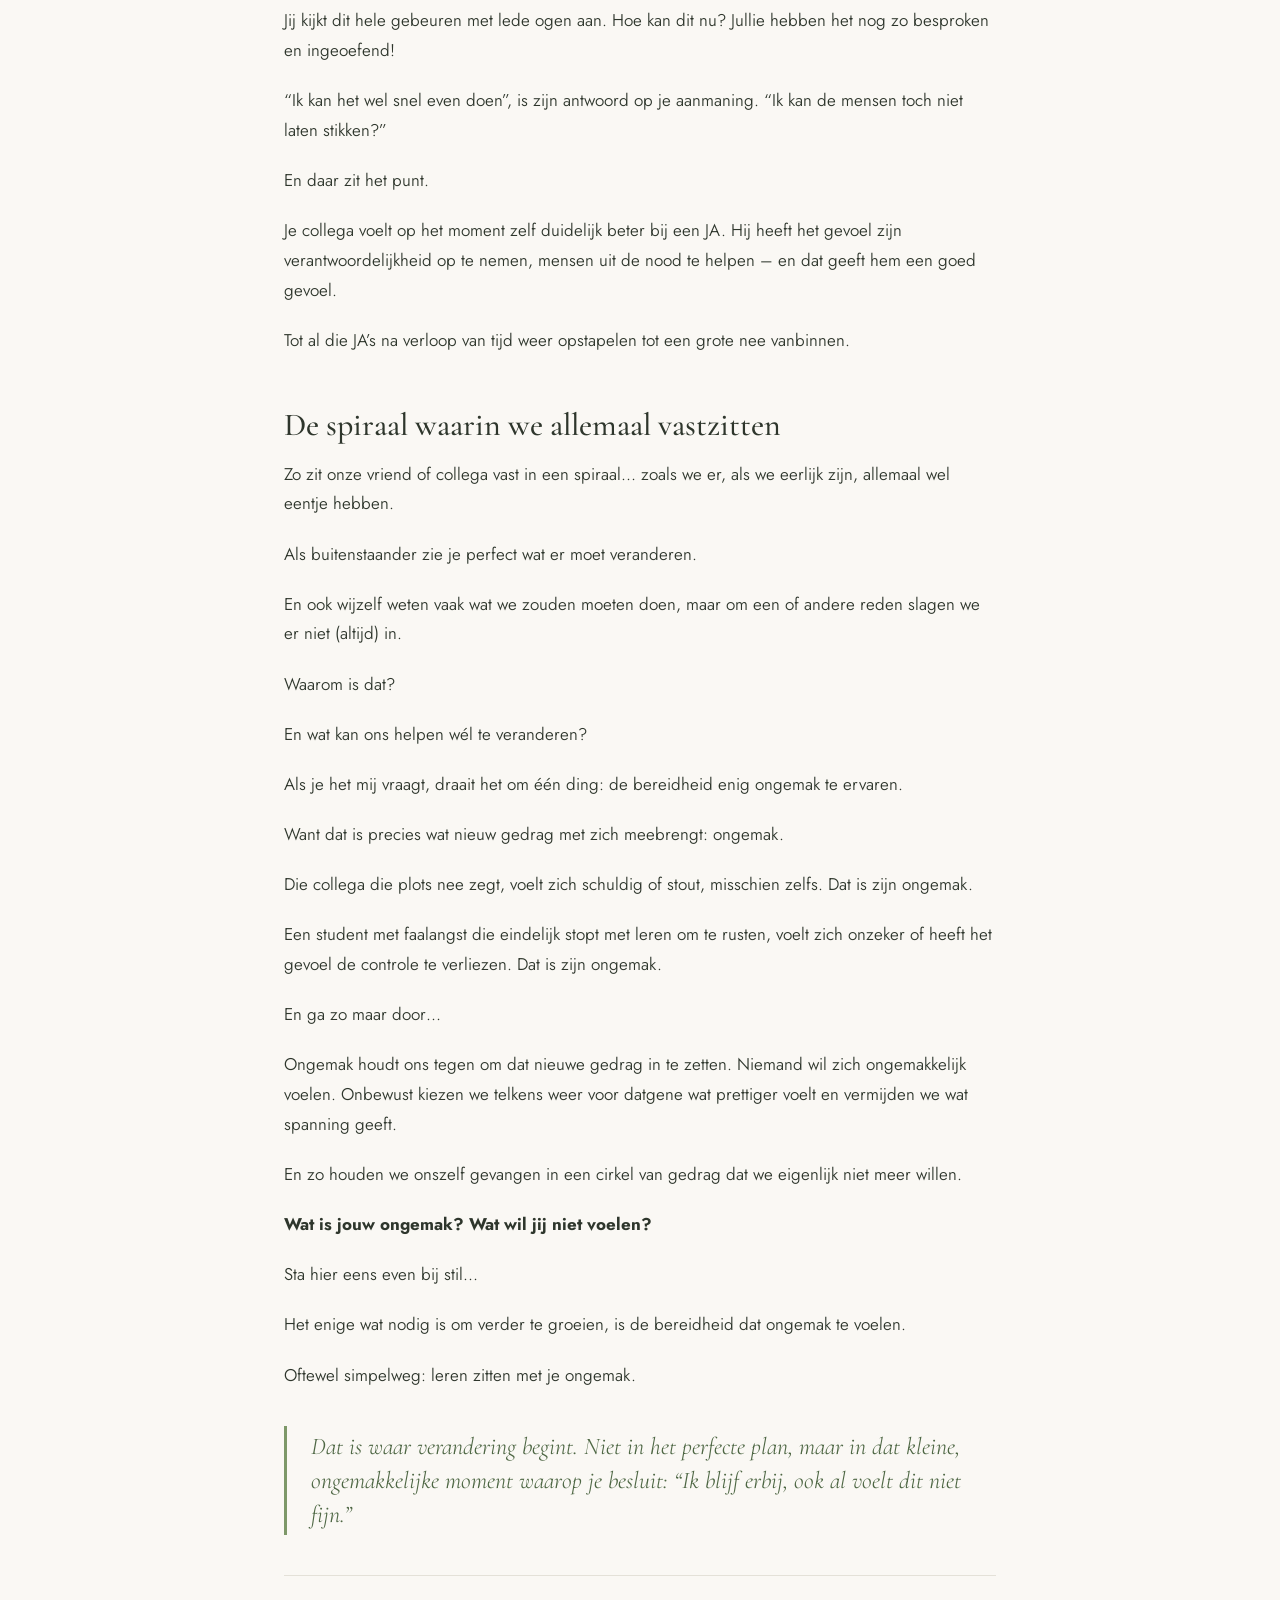
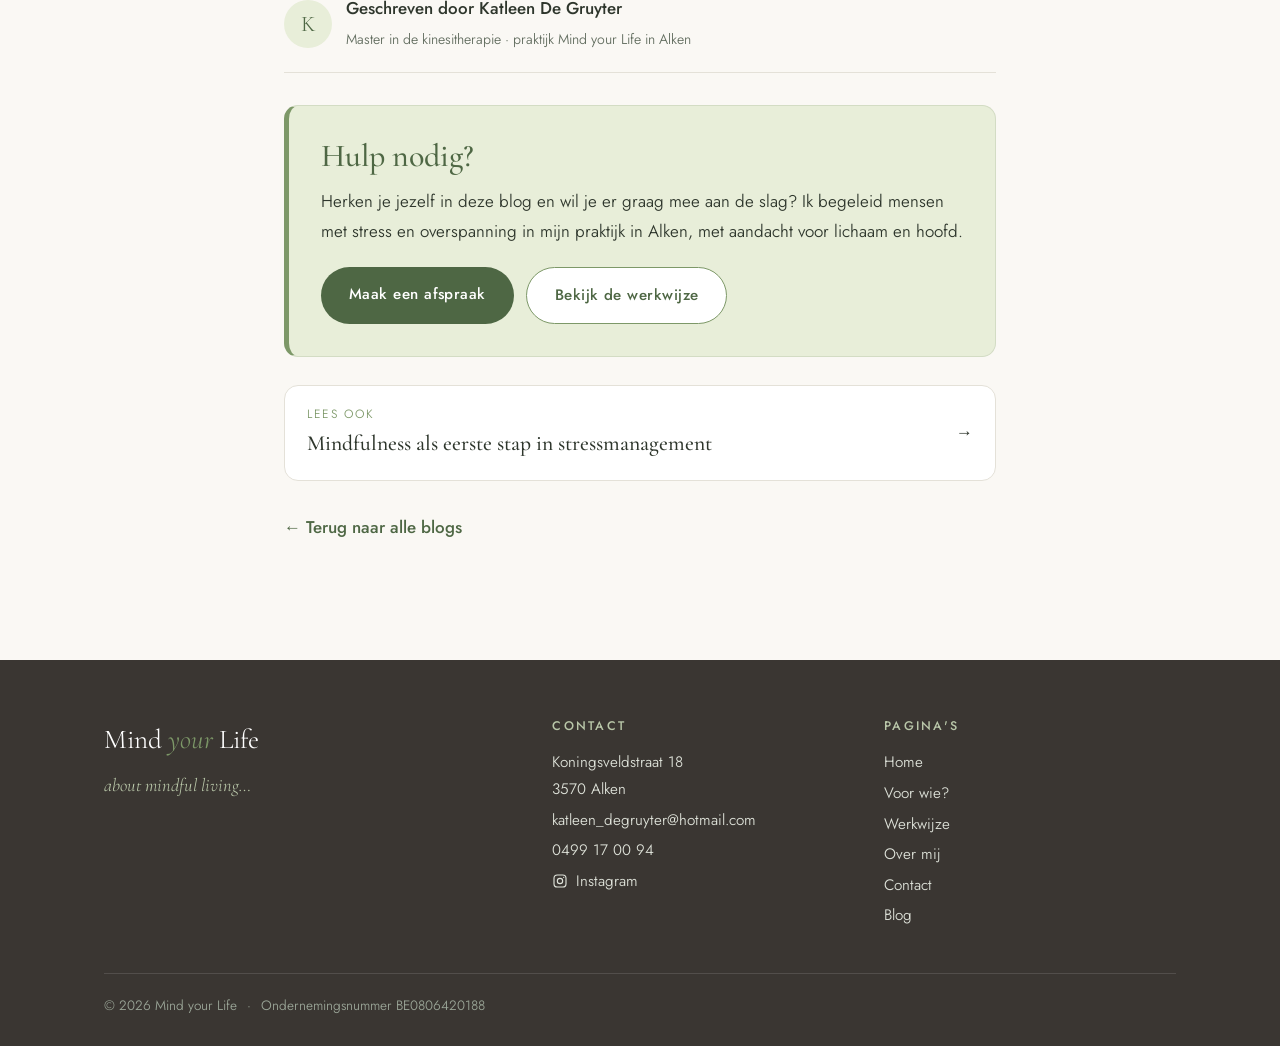
<file: blog-zitten-met-je-ongemak.html>
<!DOCTYPE html>
<html lang="nl">
<head>
  <meta charset="UTF-8">
  <meta name="viewport" content="width=device-width, initial-scale=1">
  <title>Zitten met je ongemak | Mind your Life</title>
  <meta name="description" content="Leren zitten met je ongemak: de sleutel tot verandering.">
  <link rel="preconnect" href="https://fonts.googleapis.com">
  <link rel="preconnect" href="https://fonts.gstatic.com" crossorigin>
  <link href="https://fonts.googleapis.com/css2?family=Cormorant+Garamond:ital,wght@0,500;0,600;1,500&family=Jost:wght@300;400;500;700&display=swap" rel="stylesheet">
  <link rel="stylesheet" href="style.css">

  <link rel="icon" href="favicon.ico" sizes="any">
  <link rel="icon" href="favicon.svg" type="image/svg+xml">
  <link rel="apple-touch-icon" href="apple-touch-icon.png">

  <link rel="canonical" href="https://www.mindyourlife.coach/blog-zitten-met-je-ongemak.html">
  <meta property="og:title" content="Zitten met je ongemak | Mind your Life">
  <meta property="og:description" content="Leren zitten met je ongemak: de sleutel tot verandering.">
  <meta property="og:image" content="https://www.mindyourlife.coach/img/blog-ongemak.jpg">
  <meta property="og:url" content="https://www.mindyourlife.coach/blog-zitten-met-je-ongemak.html">
  <meta property="og:type" content="article">
</head>
<body>

  <header class="site-header">
    <div class="wrap">
      <a class="logo" href="index.html">Mind <span>your</span> Life</a>
      <button class="nav-toggle" aria-label="Menu openen" aria-expanded="false" aria-controls="nav">
        <span></span><span></span><span></span>
      </button>
      <nav class="nav" id="nav" aria-label="Hoofdmenu">
        <ul>
          <li><a href="index.html">Home</a></li>
          <li><a href="voor-wie.html">Voor wie?</a></li>
          <li><a href="werkwijze.html">Werkwijze</a></li>
          <li><a href="over-mij.html">Over mij</a></li>
          <li><a href="contact.html">Contact</a></li>
          <li><a href="blog.html" aria-current="page">Blog</a></li>
        </ul>
      </nav>
    </div>
  </header>

  <main>
    <article class="thema blogartikel">
      <nav class="crumbs" aria-label="Kruimelpad"><a href="index.html">Home</a><span>&rsaquo;</span><a href="blog.html">Blog</a><span>&rsaquo;</span>Zitten met je ongemak</nav>
      <h1>Zitten met je ongemak</h1>
      <div class="artikel__meta">3 min lezen</div>
      <img loading="eager" class="artikel__img" src="img/blog-ongemak.jpg" alt="Silhouet van een man die naar de zonsondergang boven het water kijkt">
      <div class="artikel__tekst">
      <p>Leren zitten met je ongemak: de sleutel tot verandering. We zien het allemaal wel eens gebeuren: de ene vriend of collega die steeds weer dezelfde fout maakt.</p>

      <p>Hij komt telkens bij je klagen over het vele werk dat hij er steeds bijkrijgt. Zijn werkuren volstaan al lang niet meer om alles afgewerkt te krijgen.</p>

      <p>Al vaak hebben jullie het erover gehad:</p>

      <p>&ldquo;Zeg gewoon nee, dat het je niet meer lukt. Ze zullen het heus wel begrijpen.&rdquo;</p>

      <p>&ldquo;Ja, klopt, dat moet ik doen want zo kan het niet meer verder&hellip; Volgende keer ga ik &eacute;cht nee zeggen!&rdquo;</p>

      <p>Het gesprek helpt hem telkens weer een beetje op weg, en jullie zijn er beiden van overtuigd: de volgende keer zeker zal het anders zijn.</p>

      <h2>De valkuil van de redder</h2>

      <p>Tot het moment daar is.</p>

      <p>&ldquo;Ik heb echt je hulp nodig, collega X, dit kan jij als geen ander.&rdquo; (vlij, vlij)</p>

      <p>Of: &ldquo;Ik verzuip in het werk, kan je me helpen?&rdquo; (waarmee de redder in hem meteen geactiveerd wordt).</p>

      <p>Die assertieve NEE die hij gisteren nog zo met jou geoefend had, ligt al klaar op zijn lippen om krachtig te schitteren&hellip; om vervolgens geruisloos in de grond te zakken richting vergetelheid.</p>

      <p>Want nee is niet wat er uit zijn mond komt, maar wel:</p>

      <p>&ldquo;Ja, natuurlijk, geen probleem!&rdquo;</p>

      <p>Jij kijkt dit hele gebeuren met lede ogen aan. Hoe kan dit nu? Jullie hebben het nog zo besproken en ingeoefend!</p>

      <p>&ldquo;Ik kan het wel snel even doen&rdquo;, is zijn antwoord op je aanmaning. &ldquo;Ik kan de mensen toch niet laten stikken?&rdquo;</p>

      <p>En daar zit het punt.</p>

      <p>Je collega voelt op het moment zelf duidelijk beter bij een JA. Hij heeft het gevoel zijn verantwoordelijkheid op te nemen, mensen uit de nood te helpen &ndash; en dat geeft hem een goed gevoel.</p>

      <p>Tot al die JA&rsquo;s na verloop van tijd weer opstapelen tot een grote nee vanbinnen.</p>

      <h2>De spiraal waarin we allemaal vastzitten</h2>

      <p>Zo zit onze vriend of collega vast in een spiraal&hellip; zoals we er, als we eerlijk zijn, allemaal wel eentje hebben.</p>

      <p>Als buitenstaander zie je perfect wat er moet veranderen.</p>

      <p>En ook wijzelf weten vaak wat we zouden moeten doen, maar om een of andere reden slagen we er niet (altijd) in.</p>

      <p>Waarom is dat?</p>

      <p>En wat kan ons helpen w&eacute;l te veranderen?</p>

      <p>Als je het mij vraagt, draait het om &eacute;&eacute;n ding: de bereidheid enig ongemak te ervaren.</p>

      <p>Want dat is precies wat nieuw gedrag met zich meebrengt: ongemak.</p>

      <p>Die collega die plots nee zegt, voelt zich schuldig of stout, misschien zelfs. Dat is zijn ongemak.</p>

      <p>Een student met faalangst die eindelijk stopt met leren om te rusten, voelt zich onzeker of heeft het gevoel de controle te verliezen. Dat is zijn ongemak.</p>

      <p>En ga zo maar door&hellip;</p>

      <p>Ongemak houdt ons tegen om dat nieuwe gedrag in te zetten. Niemand wil zich ongemakkelijk voelen. Onbewust kiezen we telkens weer voor datgene wat prettiger voelt en vermijden we wat spanning geeft.</p>

      <p>En zo houden we onszelf gevangen in een cirkel van gedrag dat we eigenlijk niet meer willen.</p>

      <p><strong>Wat is jouw ongemak? Wat wil jij niet voelen?</strong></p>

      <p>Sta hier eens even bij stil&hellip;</p>

      <p>Het enige wat nodig is om verder te groeien, is de bereidheid dat ongemak te voelen.</p>

      <p>Oftewel simpelweg: leren zitten met je ongemak.</p>

      <blockquote>Dat is waar verandering begint. Niet in het perfecte plan, maar in dat kleine, ongemakkelijke moment waarop je besluit: &ldquo;Ik blijf erbij, ook al voelt dit niet fijn.&rdquo;</blockquote>
      </div>
      <div class="auteur"><div class="auteur__k">K</div><div><b>Geschreven door Katleen De Gruyter</b><span>Master in de kinesitherapie &middot; praktijk Mind your Life in Alken</span></div></div>
      <div class="hulp"><h2>Hulp nodig?</h2><p>Herken je jezelf in deze blog en wil je er graag mee aan de slag? Ik begeleid mensen met stress en overspanning in mijn praktijk in Alken, met aandacht voor lichaam en hoofd.</p><div class="btn-row"><a class="btn" href="contact.html">Maak een afspraak</a><a class="btn btn--ghost" href="werkwijze.html">Bekijk de werkwijze</a></div></div>
      <a class="bloglink" href="blog-mindfulness.html"><span><small>Lees ook</small><strong>Mindfulness als eerste stap in stressmanagement</strong></span><span aria-hidden="true">&rarr;</span></a>
      <p class="artikel__terug"><a href="blog.html">&larr; Terug naar alle blogs</a></p>
    </article>
  </main>

  <footer class="site-footer">
    <div class="wrap">
      <div class="footer-grid">
        <div>
          <div class="footer-brand">Mind <span>your</span> Life</div>
          <div class="footer-tag">about mindful living&hellip;</div>
        </div>
        <div>
          <h4>Contact</h4>
          <ul>
            <li>Koningsveldstraat 18<br>3570 Alken</li>
            <li><a href="mailto:katleen_degruyter@hotmail.com">katleen_degruyter@hotmail.com</a></li>
            <li><a href="tel:+32499170094">0499 17 00 94</a></li>
            <li><a class="ig-link" href="https://www.instagram.com/mindyourlife.coach/" target="_blank" rel="noopener"><svg viewBox="0 0 24 24" width="16" height="16" fill="none" stroke="currentColor" stroke-width="1.7" aria-hidden="true"><rect x="3" y="3" width="18" height="18" rx="5"/><circle cx="12" cy="12" r="4"/><circle cx="17.5" cy="6.5" r="1" fill="currentColor" stroke="none"/></svg> Instagram</a></li>
          </ul>
        </div>
        <div>
          <h4>Pagina's</h4>
          <ul>
            <li><a href="index.html">Home</a></li>
            <li><a href="voor-wie.html">Voor wie?</a></li>
            <li><a href="werkwijze.html">Werkwijze</a></li>
            <li><a href="over-mij.html">Over mij</a></li>
            <li><a href="contact.html">Contact</a></li>
            <li><a href="blog.html">Blog</a></li>
          </ul>
        </div>
      </div>
      <div class="footer-bottom">&copy; <span id="year">2026</span> Mind your Life <span class="footer-sep">&middot;</span> Ondernemingsnummer BE0806420188</div>
    </div>
  </footer>

  <script>
    (function () {
      var btn = document.querySelector('.nav-toggle');
      var nav = document.getElementById('nav');
      btn.addEventListener('click', function () {
        var open = nav.classList.toggle('is-open');
        btn.setAttribute('aria-expanded', open);
      });
      document.getElementById('year').textContent = new Date().getFullYear();
    })();
  </script>

</body>
</html>
</file>
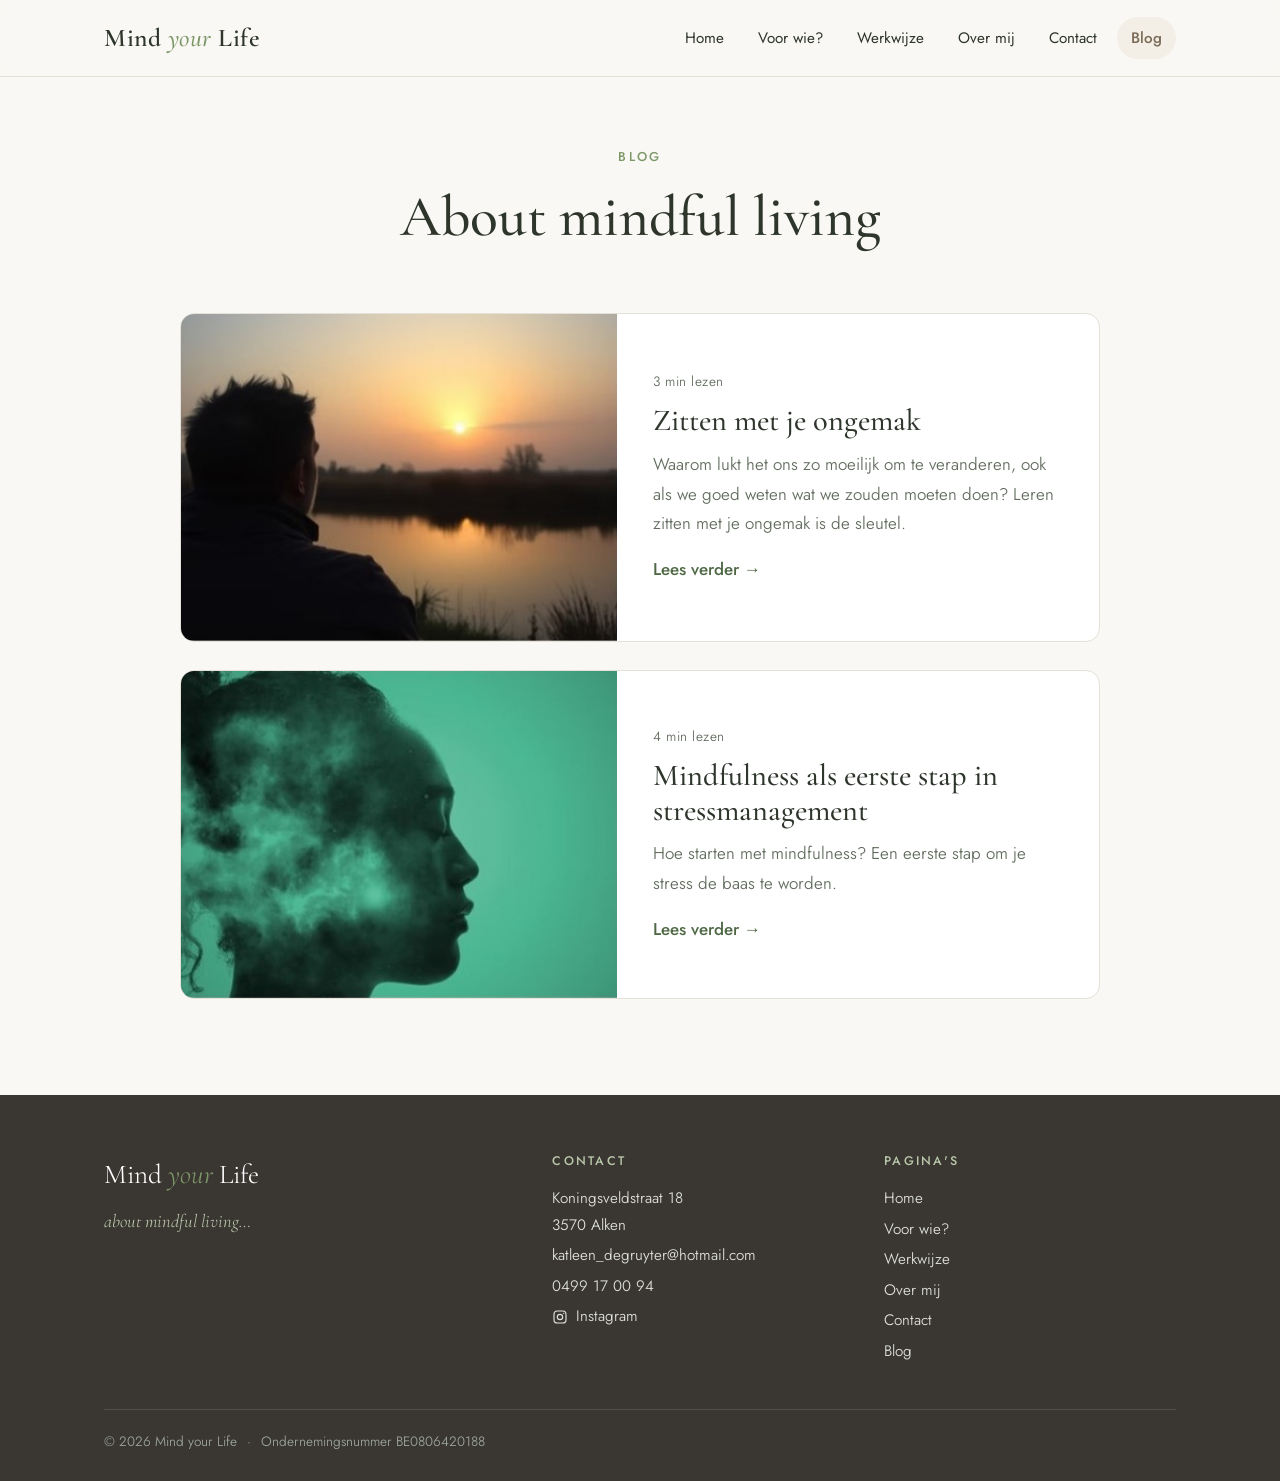
<file: blog.html>
<!DOCTYPE html>
<html lang="nl">
<head>
  <meta charset="UTF-8">
  <meta name="viewport" content="width=device-width, initial-scale=1">
  <title>Blog | Mind your Life</title>
  <meta name="description" content="Blogberichten van Mind your Life over mindfulness, stress en omgaan met ongemak.">
  <link rel="preconnect" href="https://fonts.googleapis.com">
  <link rel="preconnect" href="https://fonts.gstatic.com" crossorigin>
  <link href="https://fonts.googleapis.com/css2?family=Cormorant+Garamond:ital,wght@0,500;0,600;1,500&family=Jost:wght@300;400;500;700&display=swap" rel="stylesheet">
  <link rel="stylesheet" href="style.css">

  <link rel="icon" href="favicon.ico" sizes="any">
  <link rel="icon" href="favicon.svg" type="image/svg+xml">
  <link rel="apple-touch-icon" href="apple-touch-icon.png">

  <link rel="canonical" href="https://www.mindyourlife.coach/blog.html">
  <meta property="og:title" content="Blog | Mind your Life">
  <meta property="og:description" content="Blogberichten over mindfulness, stress en omgaan met ongemak.">
  <meta property="og:image" content="https://www.mindyourlife.coach/img/blog-mindfulness.jpg">
  <meta property="og:url" content="https://www.mindyourlife.coach/blog.html">
  <meta property="og:type" content="website">
</head>
<body>

  <header class="site-header">
    <div class="wrap">
      <a class="logo" href="index.html">Mind <span>your</span> Life</a>
      <button class="nav-toggle" aria-label="Menu openen" aria-expanded="false" aria-controls="nav">
        <span></span><span></span><span></span>
      </button>
      <nav class="nav" id="nav" aria-label="Hoofdmenu">
        <ul>
          <li><a href="index.html">Home</a></li>
          <li><a href="voor-wie.html">Voor wie?</a></li>
          <li><a href="werkwijze.html">Werkwijze</a></li>
          <li><a href="over-mij.html">Over mij</a></li>
          <li><a href="contact.html">Contact</a></li>
          <li><a href="blog.html" aria-current="page">Blog</a></li>
        </ul>
      </nav>
    </div>
  </header>

  <main>
    <section class="page-intro">
      <div class="wrap">
        <span class="eyebrow">Blog</span>
        <h1>About mindful living</h1>
      </div>
    </section>

    <section class="section--tight" style="padding-top:0; padding-bottom:96px">
      <div class="wrap">
        <div class="posts">
          <a class="post" href="blog-zitten-met-je-ongemak.html">
            <div class="post__img"><img src="img/blog-ongemak.jpg" alt="Silhouet van een man die naar de zonsondergang boven het water kijkt" loading="lazy"></div>
            <div class="post__body">
              <div class="post__meta">3 min lezen</div>
              <h2>Zitten met je ongemak</h2>
              <p>Waarom lukt het ons zo moeilijk om te veranderen, ook als we goed weten wat we zouden moeten doen? Leren zitten met je ongemak is de sleutel.</p>
              <span class="post__lees">Lees verder &rarr;</span>
            </div>
          </a>
          <a class="post" href="blog-mindfulness.html">
            <div class="post__img"><img src="img/blog-mindfulness.jpg" alt="Profiel van een vrouw met een wolk van rook rond het hoofd, op een groene achtergrond" loading="lazy"></div>
            <div class="post__body">
              <div class="post__meta">4 min lezen</div>
              <h2>Mindfulness als eerste stap in stressmanagement</h2>
              <p>Hoe starten met mindfulness? Een eerste stap om je stress de baas te worden.</p>
              <span class="post__lees">Lees verder &rarr;</span>
            </div>
          </a>
        </div>
      </div>
    </section>
  </main>

  <footer class="site-footer">
    <div class="wrap">
      <div class="footer-grid">
        <div>
          <div class="footer-brand">Mind <span>your</span> Life</div>
          <div class="footer-tag">about mindful living&hellip;</div>
        </div>
        <div>
          <h4>Contact</h4>
          <ul>
            <li>Koningsveldstraat 18<br>3570 Alken</li>
            <li><a href="mailto:katleen_degruyter@hotmail.com">katleen_degruyter@hotmail.com</a></li>
            <li><a href="tel:+32499170094">0499 17 00 94</a></li>
            <li><a class="ig-link" href="https://www.instagram.com/mindyourlife.coach/" target="_blank" rel="noopener"><svg viewBox="0 0 24 24" width="16" height="16" fill="none" stroke="currentColor" stroke-width="1.7" aria-hidden="true"><rect x="3" y="3" width="18" height="18" rx="5"/><circle cx="12" cy="12" r="4"/><circle cx="17.5" cy="6.5" r="1" fill="currentColor" stroke="none"/></svg> Instagram</a></li>
          </ul>
        </div>
        <div>
          <h4>Pagina's</h4>
          <ul>
            <li><a href="index.html">Home</a></li>
            <li><a href="voor-wie.html">Voor wie?</a></li>
            <li><a href="werkwijze.html">Werkwijze</a></li>
            <li><a href="over-mij.html">Over mij</a></li>
            <li><a href="contact.html">Contact</a></li>
            <li><a href="blog.html">Blog</a></li>
          </ul>
        </div>
      </div>
      <div class="footer-bottom">&copy; <span id="year">2026</span> Mind your Life <span class="footer-sep">&middot;</span> Ondernemingsnummer BE0806420188</div>
    </div>
  </footer>

  <script>
    (function () {
      var btn = document.querySelector('.nav-toggle');
      var nav = document.getElementById('nav');
      btn.addEventListener('click', function () {
        var open = nav.classList.toggle('is-open');
        btn.setAttribute('aria-expanded', open);
      });
      document.getElementById('year').textContent = new Date().getFullYear();
    })();
  </script>

</body>
</html>
</file>
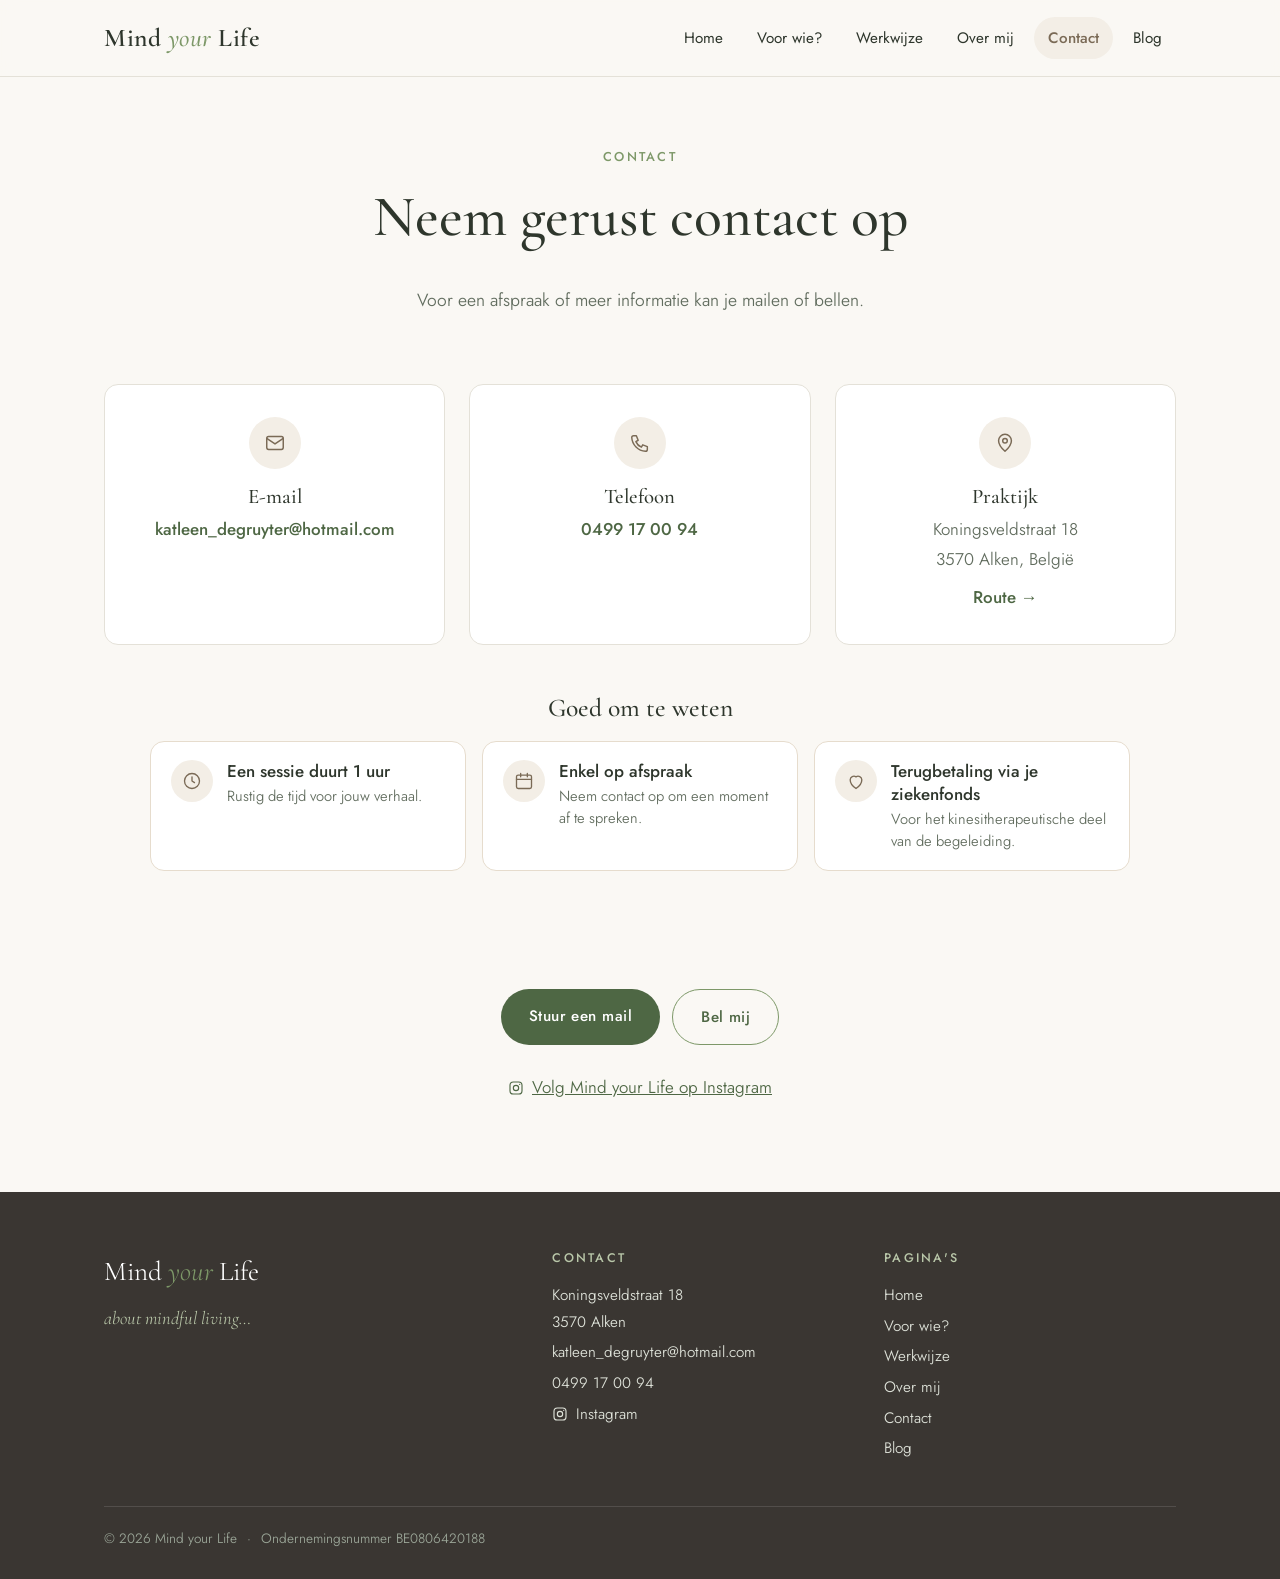
<file: contact.html>
<!DOCTYPE html>
<html lang="nl">
<head>
  <meta charset="UTF-8">
  <meta name="viewport" content="width=device-width, initial-scale=1">
  <title>Contact | Mind your Life</title>
  <meta name="description" content="Neem contact op met Mind your Life: Koningsveldstraat 18, 3570 Alken. katleen_degruyter@hotmail.com, 0499 17 00 94.">
  <link rel="preconnect" href="https://fonts.googleapis.com">
  <link rel="preconnect" href="https://fonts.gstatic.com" crossorigin>
  <link href="https://fonts.googleapis.com/css2?family=Cormorant+Garamond:ital,wght@0,500;0,600;1,500&family=Jost:wght@300;400;500;700&display=swap" rel="stylesheet">
  <link rel="stylesheet" href="style.css">

  <link rel="icon" href="favicon.ico" sizes="any">
  <link rel="icon" href="favicon.svg" type="image/svg+xml">
  <link rel="apple-touch-icon" href="apple-touch-icon.png">

  <link rel="canonical" href="https://www.mindyourlife.coach/contact.html">
  <meta property="og:title" content="Contact | Mind your Life">
  <meta property="og:description" content="Neem contact op met Mind your Life, Koningsveldstraat 18, 3570 Alken.">
  <meta property="og:image" content="https://www.mindyourlife.coach/img/praktijk.jpg">
  <meta property="og:url" content="https://www.mindyourlife.coach/contact.html">
  <meta property="og:type" content="website">
</head>
<body>

  <header class="site-header">
    <div class="wrap">
      <a class="logo" href="index.html">Mind <span>your</span> Life</a>
      <button class="nav-toggle" aria-label="Menu openen" aria-expanded="false" aria-controls="nav">
        <span></span><span></span><span></span>
      </button>
      <nav class="nav" id="nav" aria-label="Hoofdmenu">
        <ul>
          <li><a href="index.html">Home</a></li>
          <li><a href="voor-wie.html">Voor wie?</a></li>
          <li><a href="werkwijze.html">Werkwijze</a></li>
          <li><a href="over-mij.html">Over mij</a></li>
          <li><a href="contact.html" aria-current="page">Contact</a></li>
          <li><a href="blog.html">Blog</a></li>
        </ul>
      </nav>
    </div>
  </header>

  <main>
    <section class="page-intro">
      <div class="wrap">
        <span class="eyebrow">Contact</span>
        <h1>Neem gerust contact op</h1>
        <p>Voor een afspraak of meer informatie kan je mailen of bellen.</p>
      </div>
    </section>

    <section class="section--tight" style="padding-top:0">
      <div class="wrap">
        <div class="contact-grid">
          <div class="contact-item">
            <div class="icon"><svg viewBox="0 0 24 24" fill="none" stroke-width="1.6" stroke-linecap="round" stroke-linejoin="round"><rect x="3" y="5" width="18" height="14" rx="2"/><path d="m3 7 9 6 9-6"/></svg></div>
            <h3>E-mail</h3>
            <p><a href="mailto:katleen_degruyter@hotmail.com?subject=Afspraak%20of%20info">katleen_degruyter@hotmail.com</a></p>
          </div>
          <div class="contact-item">
            <div class="icon"><svg viewBox="0 0 24 24" fill="none" stroke-width="1.6" stroke-linecap="round" stroke-linejoin="round"><path d="M5 4h3l2 5-2.5 1.5a11 11 0 0 0 6 6L15 14l5 2v3a2 2 0 0 1-2 2A16 16 0 0 1 3 6a2 2 0 0 1 2-2z"/></svg></div>
            <h3>Telefoon</h3>
            <p><a href="tel:+32499170094">0499 17 00 94</a></p>
          </div>
          <div class="contact-item">
            <div class="icon"><svg viewBox="0 0 24 24" fill="none" stroke-width="1.6" stroke-linecap="round" stroke-linejoin="round"><path d="M12 21s-7-6.2-7-11.5A7 7 0 0 1 19 9.5C19 14.8 12 21 12 21z"/><circle cx="12" cy="9.5" r="2.5"/></svg></div>
            <h3>Praktijk</h3>
            <p>Koningsveldstraat 18<br>3570 Alken, Belgi&euml;</p>
            <p style="margin-top:8px"><a href="https://www.google.com/maps/search/?api=1&amp;query=Koningsveldstraat+18,+3570+Alken" target="_blank" rel="noopener">Route &rarr;</a></p>
          </div>
        </div>
        <h3 class="praktisch__kop">Goed om te weten</h3>
        <div class="praktisch">
          <div class="praktisch__item"><span class="praktisch__ico"><svg viewBox="0 0 24 24" fill="none" stroke="currentColor" stroke-width="1.6" stroke-linecap="round" stroke-linejoin="round" aria-hidden="true"><circle cx="12" cy="12" r="9"/><path d="M12 7v5l3 2"/></svg></span><div><b>Een sessie duurt 1 uur</b><span>Rustig de tijd voor jouw verhaal.</span></div></div>
          <div class="praktisch__item"><span class="praktisch__ico"><svg viewBox="0 0 24 24" fill="none" stroke="currentColor" stroke-width="1.6" stroke-linecap="round" stroke-linejoin="round" aria-hidden="true"><rect x="3" y="5" width="18" height="16" rx="2"/><path d="M3 10h18M8 3v4M16 3v4"/></svg></span><div><b>Enkel op afspraak</b><span>Neem contact op om een moment af te spreken.</span></div></div>
          <div class="praktisch__item"><span class="praktisch__ico"><svg viewBox="0 0 24 24" fill="none" stroke="currentColor" stroke-width="1.6" stroke-linecap="round" stroke-linejoin="round" aria-hidden="true"><path d="M12 21s-7-4.5-7-10.5A4.5 4.5 0 0 1 12 7a4.5 4.5 0 0 1 7 3.5C19 16.5 12 21 12 21z"/></svg></span><div><b>Terugbetaling via je ziekenfonds</b><span>Voor het kinesitherapeutische deel van de begeleiding.</span></div></div>
        </div>
      </div>
    </section>

    <section class="section">
      <div class="wrap cta">
        <div class="btn-row" style="justify-content:center">
          <a class="btn" href="mailto:katleen_degruyter@hotmail.com?subject=Afspraak%20of%20info">Stuur een mail</a>
          <a class="btn btn--ghost" href="tel:+32499170094">Bel mij</a>
        </div>
        <p class="ig-cta"><a class="ig-link" href="https://www.instagram.com/mindyourlife.coach/" target="_blank" rel="noopener"><svg viewBox="0 0 24 24" width="16" height="16" fill="none" stroke="currentColor" stroke-width="1.7" aria-hidden="true"><rect x="3" y="3" width="18" height="18" rx="5"/><circle cx="12" cy="12" r="4"/><circle cx="17.5" cy="6.5" r="1" fill="currentColor" stroke="none"/></svg> Volg Mind your Life op Instagram</a></p>
      </div>
    </section>
  </main>

  <footer class="site-footer">
    <div class="wrap">
      <div class="footer-grid">
        <div>
          <div class="footer-brand">Mind <span>your</span> Life</div>
          <div class="footer-tag">about mindful living&hellip;</div>
        </div>
        <div>
          <h4>Contact</h4>
          <ul>
            <li>Koningsveldstraat 18<br>3570 Alken</li>
            <li><a href="mailto:katleen_degruyter@hotmail.com">katleen_degruyter@hotmail.com</a></li>
            <li><a href="tel:+32499170094">0499 17 00 94</a></li>
            <li><a class="ig-link" href="https://www.instagram.com/mindyourlife.coach/" target="_blank" rel="noopener"><svg viewBox="0 0 24 24" width="16" height="16" fill="none" stroke="currentColor" stroke-width="1.7" aria-hidden="true"><rect x="3" y="3" width="18" height="18" rx="5"/><circle cx="12" cy="12" r="4"/><circle cx="17.5" cy="6.5" r="1" fill="currentColor" stroke="none"/></svg> Instagram</a></li>
          </ul>
        </div>
        <div>
          <h4>Pagina's</h4>
          <ul>
            <li><a href="index.html">Home</a></li>
            <li><a href="voor-wie.html">Voor wie?</a></li>
            <li><a href="werkwijze.html">Werkwijze</a></li>
            <li><a href="over-mij.html">Over mij</a></li>
            <li><a href="contact.html">Contact</a></li>
            <li><a href="blog.html">Blog</a></li>
          </ul>
        </div>
      </div>
      <div class="footer-bottom">&copy; <span id="year">2026</span> Mind your Life <span class="footer-sep">&middot;</span> Ondernemingsnummer BE0806420188</div>
    </div>
  </footer>

  <script>
    (function () {
      var btn = document.querySelector('.nav-toggle');
      var nav = document.getElementById('nav');
      btn.addEventListener('click', function () {
        var open = nav.classList.toggle('is-open');
        btn.setAttribute('aria-expanded', open);
      });
      document.getElementById('year').textContent = new Date().getFullYear();
    })();
  </script>
</body>
</html>
</file>
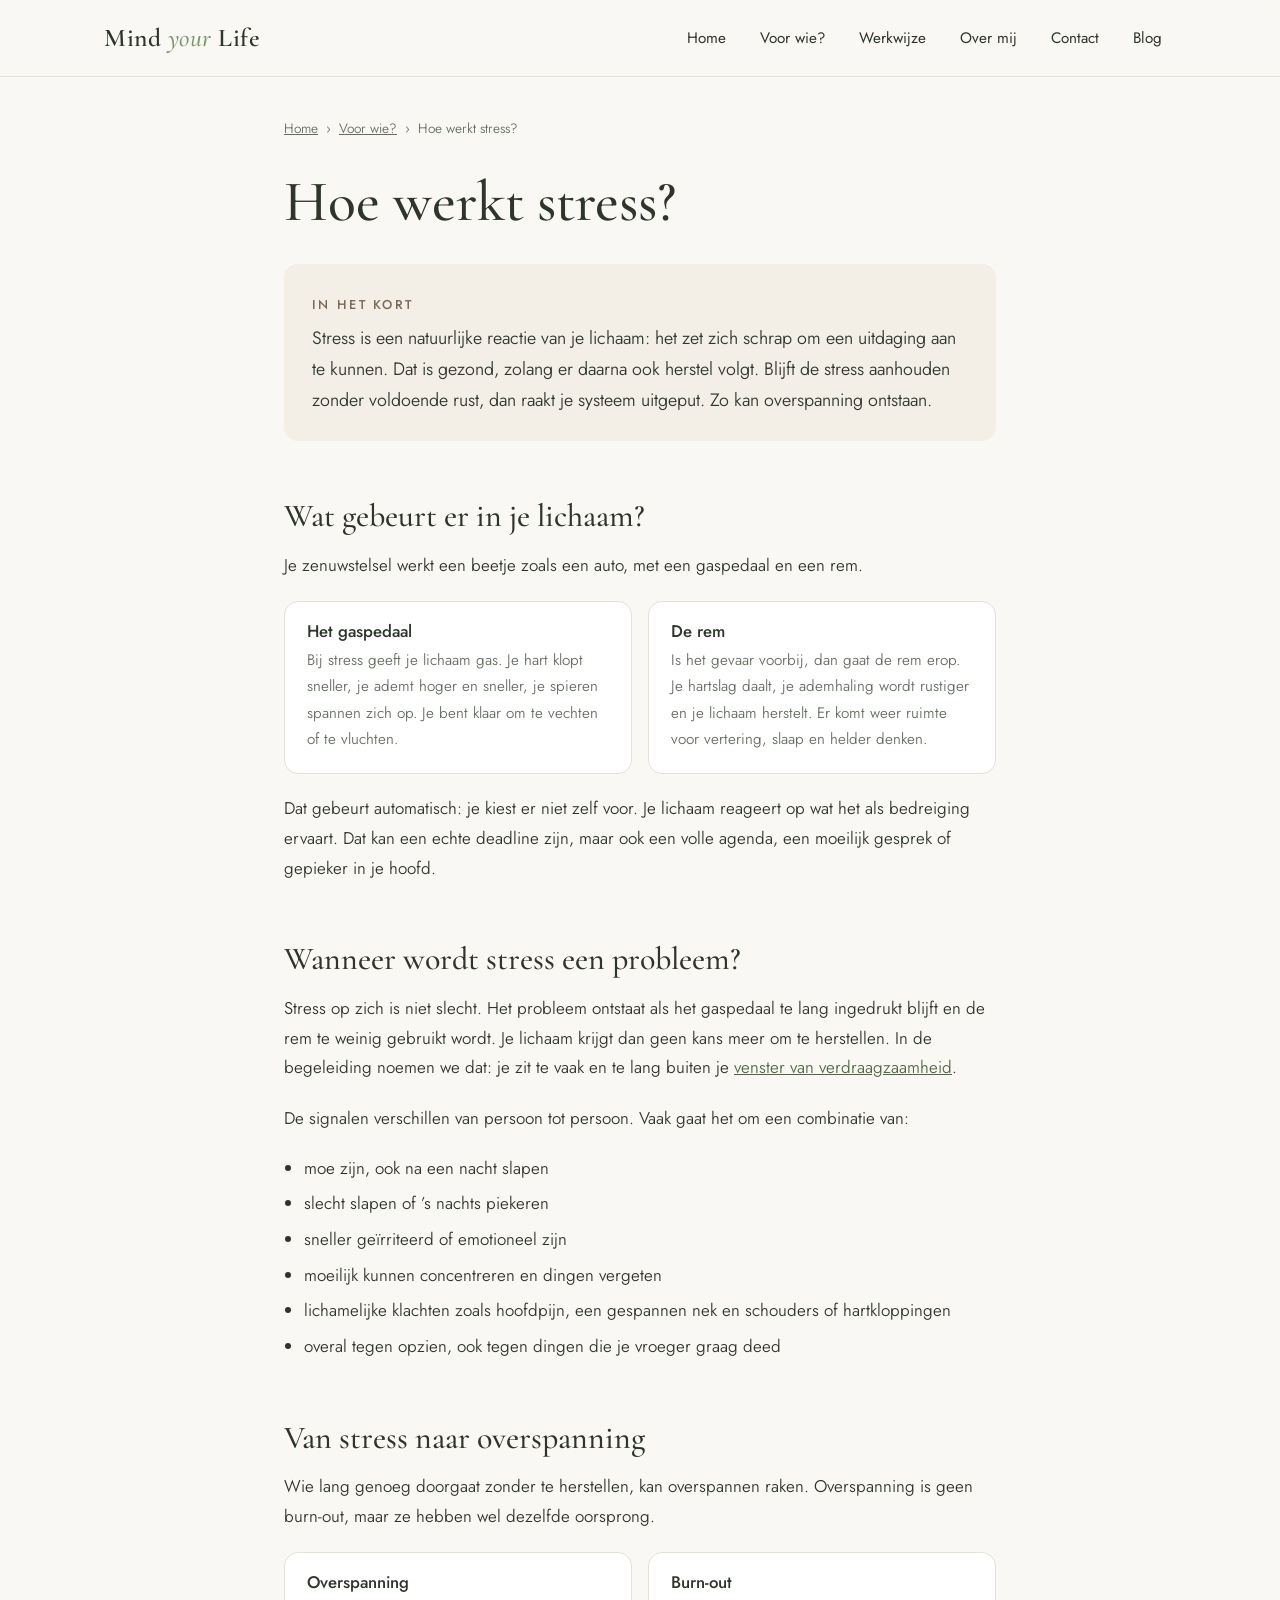
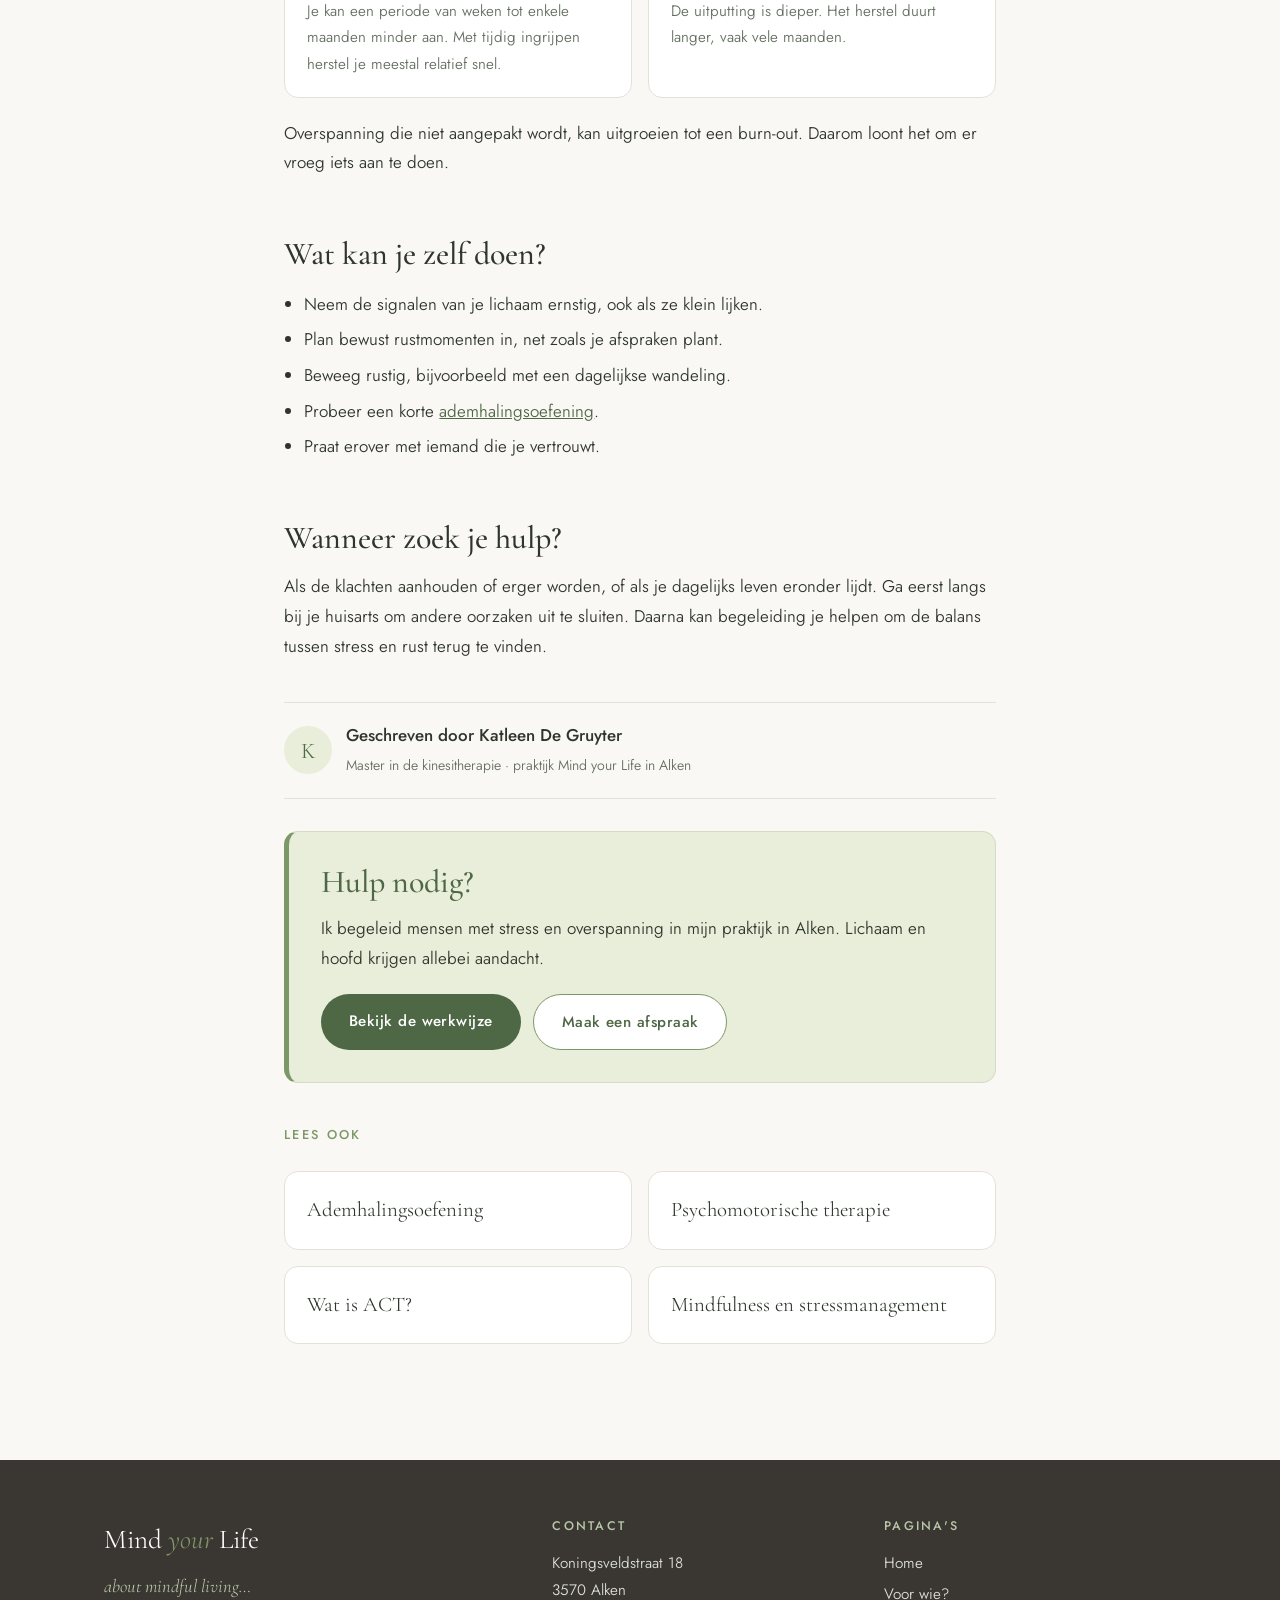
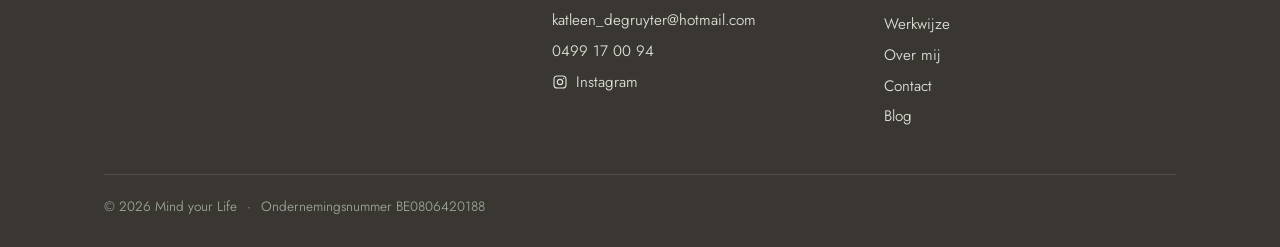
<file: hoe-werkt-stress.html>
<!DOCTYPE html>
<html lang="nl">
<head>
  <meta charset="UTF-8">
  <meta name="viewport" content="width=device-width, initial-scale=1">
  <title>Hoe werkt stress? | Mind your Life</title>
  <meta name="description" content="Hoe werkt stress in je lichaam en je hoofd? Over het gaspedaal en de rem van je zenuwstelsel, de signalen van te veel stress en het verschil tussen overspanning en burn-out.">
  <link rel="preconnect" href="https://fonts.googleapis.com">
  <link rel="preconnect" href="https://fonts.gstatic.com" crossorigin>
  <link href="https://fonts.googleapis.com/css2?family=Cormorant+Garamond:ital,wght@0,500;0,600;1,500&family=Jost:wght@300;400;500;700&display=swap" rel="stylesheet">
  <link rel="stylesheet" href="style.css">

  <link rel="icon" href="favicon.ico" sizes="any">
  <link rel="icon" href="favicon.svg" type="image/svg+xml">
  <link rel="apple-touch-icon" href="apple-touch-icon.png">

  <link rel="canonical" href="https://www.mindyourlife.coach/hoe-werkt-stress.html">
  <meta property="og:title" content="Hoe werkt stress? | Mind your Life">
  <meta property="og:description" content="Hoe werkt stress in je lichaam en je hoofd? Over het gaspedaal en de rem van je zenuwstelsel, de signalen van te veel stress en het verschil tussen overspanning en burn-out.">
  <meta property="og:image" content="https://www.mindyourlife.coach/img/praktijk.jpg">
  <meta property="og:url" content="https://www.mindyourlife.coach/hoe-werkt-stress.html">
  <meta property="og:type" content="article">
</head>
<body>

  <header class="site-header">
    <div class="wrap">
      <a class="logo" href="index.html">Mind <span>your</span> Life</a>
      <button class="nav-toggle" aria-label="Menu openen" aria-expanded="false" aria-controls="nav">
        <span></span><span></span><span></span>
      </button>
      <nav class="nav" id="nav" aria-label="Hoofdmenu">
        <ul>
          <li><a href="index.html">Home</a></li>
          <li><a href="voor-wie.html">Voor wie?</a></li>
          <li><a href="werkwijze.html">Werkwijze</a></li>
          <li><a href="over-mij.html">Over mij</a></li>
          <li><a href="contact.html">Contact</a></li>
          <li><a href="blog.html">Blog</a></li>
        </ul>
      </nav>
    </div>
  </header>

  <main>
    <article class="thema">
      <nav class="crumbs" aria-label="Kruimelpad"><a href="index.html">Home</a><span>&rsaquo;</span><a href="voor-wie.html">Voor wie?</a><span>&rsaquo;</span>Hoe werkt stress?</nav>
      <h1>Hoe werkt stress?</h1>
      <div class="kort"><span class="eyebrow">In het kort</span><p>Stress is een natuurlijke reactie van je lichaam: het zet zich schrap om een uitdaging aan te kunnen. Dat is gezond, zolang er daarna ook herstel volgt. Blijft de stress aanhouden zonder voldoende rust, dan raakt je systeem uitgeput. Zo kan overspanning ontstaan.</p></div>
      <h2>Wat gebeurt er in je lichaam?</h2>
      <p>Je zenuwstelsel werkt een beetje zoals een auto, met een gaspedaal en een rem.</p>
      <div class="vgl">
        <div class="vak"><h3>Het gaspedaal</h3><p>Bij stress geeft je lichaam gas. Je hart klopt sneller, je ademt hoger en sneller, je spieren spannen zich op. Je bent klaar om te vechten of te vluchten.</p></div>
        <div class="vak"><h3>De rem</h3><p>Is het gevaar voorbij, dan gaat de rem erop. Je hartslag daalt, je ademhaling wordt rustiger en je lichaam herstelt. Er komt weer ruimte voor vertering, slaap en helder denken.</p></div>
      </div>
      <p>Dat gebeurt automatisch: je kiest er niet zelf voor. Je lichaam reageert op wat het als bedreiging ervaart. Dat kan een echte deadline zijn, maar ook een volle agenda, een moeilijk gesprek of gepieker in je hoofd.</p>
      <h2>Wanneer wordt stress een probleem?</h2>
      <p>Stress op zich is niet slecht. Het probleem ontstaat als het gaspedaal te lang ingedrukt blijft en de rem te weinig gebruikt wordt. Je lichaam krijgt dan geen kans meer om te herstellen. In de begeleiding noemen we dat: je zit te vaak en te lang buiten je <a href="werkwijze.html">venster van verdraagzaamheid</a>.</p>
      <p>De signalen verschillen van persoon tot persoon. Vaak gaat het om een combinatie van:</p>
      <ul class="lijst">
        <li>moe zijn, ook na een nacht slapen</li>
        <li>slecht slapen of &rsquo;s nachts piekeren</li>
        <li>sneller ge&iuml;rriteerd of emotioneel zijn</li>
        <li>moeilijk kunnen concentreren en dingen vergeten</li>
        <li>lichamelijke klachten zoals hoofdpijn, een gespannen nek en schouders of hartkloppingen</li>
        <li>overal tegen opzien, ook tegen dingen die je vroeger graag deed</li>
      </ul>
      <h2>Van stress naar overspanning</h2>
      <p>Wie lang genoeg doorgaat zonder te herstellen, kan overspannen raken. Overspanning is geen burn-out, maar ze hebben wel dezelfde oorsprong.</p>
      <div class="vgl">
        <div class="vak"><h3>Overspanning</h3><p>Je kan een periode van weken tot enkele maanden minder aan. Met tijdig ingrijpen herstel je meestal relatief snel.</p></div>
        <div class="vak"><h3>Burn-out</h3><p>De uitputting is dieper. Het herstel duurt langer, vaak vele maanden.</p></div>
      </div>
      <p>Overspanning die niet aangepakt wordt, kan uitgroeien tot een burn-out. Daarom loont het om er vroeg iets aan te doen.</p>
      <h2>Wat kan je zelf doen?</h2>
      <ul class="lijst">
        <li>Neem de signalen van je lichaam ernstig, ook als ze klein lijken.</li>
        <li>Plan bewust rustmomenten in, net zoals je afspraken plant.</li>
        <li>Beweeg rustig, bijvoorbeeld met een dagelijkse wandeling.</li>
        <li>Probeer een korte <a href="ademhalingsoefening.html">ademhalingsoefening</a>.</li>
        <li>Praat erover met iemand die je vertrouwt.</li>
      </ul>
      <h2>Wanneer zoek je hulp?</h2>
      <p>Als de klachten aanhouden of erger worden, of als je dagelijks leven eronder lijdt. Ga eerst langs bij je huisarts om andere oorzaken uit te sluiten. Daarna kan begeleiding je helpen om de balans tussen stress en rust terug te vinden.</p>
      <div class="auteur"><div class="auteur__k">K</div><div><b>Geschreven door Katleen De Gruyter</b><span>Master in de kinesitherapie &middot; praktijk Mind your Life in Alken</span></div></div>
      <div class="hulp"><h2>Hulp nodig?</h2><p>Ik begeleid mensen met stress en overspanning in mijn praktijk in Alken. Lichaam en hoofd krijgen allebei aandacht.</p><div class="btn-row"><a class="btn" href="werkwijze.html">Bekijk de werkwijze</a><a class="btn btn--ghost" href="contact.html">Maak een afspraak</a></div></div>
      <div class="lees-ook"><span class="eyebrow">Lees ook</span><div class="vgl"><a class="vak" href="ademhalingsoefening.html">Ademhalingsoefening</a><a class="vak" href="psychomotorische-therapie.html">Psychomotorische therapie</a><a class="vak" href="wat-is-act.html">Wat is ACT?</a><a class="vak" href="blog-mindfulness.html">Mindfulness en stressmanagement</a></div></div>
    </article>
  </main>

  <footer class="site-footer">
    <div class="wrap">
      <div class="footer-grid">
        <div>
          <div class="footer-brand">Mind <span>your</span> Life</div>
          <div class="footer-tag">about mindful living&hellip;</div>
        </div>
        <div>
          <h4>Contact</h4>
          <ul>
            <li>Koningsveldstraat 18<br>3570 Alken</li>
            <li><a href="mailto:katleen_degruyter@hotmail.com">katleen_degruyter@hotmail.com</a></li>
            <li><a href="tel:+32499170094">0499 17 00 94</a></li>
            <li><a class="ig-link" href="https://www.instagram.com/mindyourlife.coach/" target="_blank" rel="noopener"><svg viewBox="0 0 24 24" width="16" height="16" fill="none" stroke="currentColor" stroke-width="1.7" aria-hidden="true"><rect x="3" y="3" width="18" height="18" rx="5"/><circle cx="12" cy="12" r="4"/><circle cx="17.5" cy="6.5" r="1" fill="currentColor" stroke="none"/></svg> Instagram</a></li>
          </ul>
        </div>
        <div>
          <h4>Pagina's</h4>
          <ul>
            <li><a href="index.html">Home</a></li>
            <li><a href="voor-wie.html">Voor wie?</a></li>
            <li><a href="werkwijze.html">Werkwijze</a></li>
            <li><a href="over-mij.html">Over mij</a></li>
            <li><a href="contact.html">Contact</a></li>
            <li><a href="blog.html">Blog</a></li>
          </ul>
        </div>
      </div>
      <div class="footer-bottom">&copy; <span id="year">2026</span> Mind your Life <span class="footer-sep">&middot;</span> Ondernemingsnummer BE0806420188</div>
    </div>
  </footer>

  <script>
    (function () {
      var btn = document.querySelector('.nav-toggle');
      var nav = document.getElementById('nav');
      btn.addEventListener('click', function () {
        var open = nav.classList.toggle('is-open');
        btn.setAttribute('aria-expanded', open);
      });
      document.getElementById('year').textContent = new Date().getFullYear();
    })();
  </script>

</body>
</html>
</file>
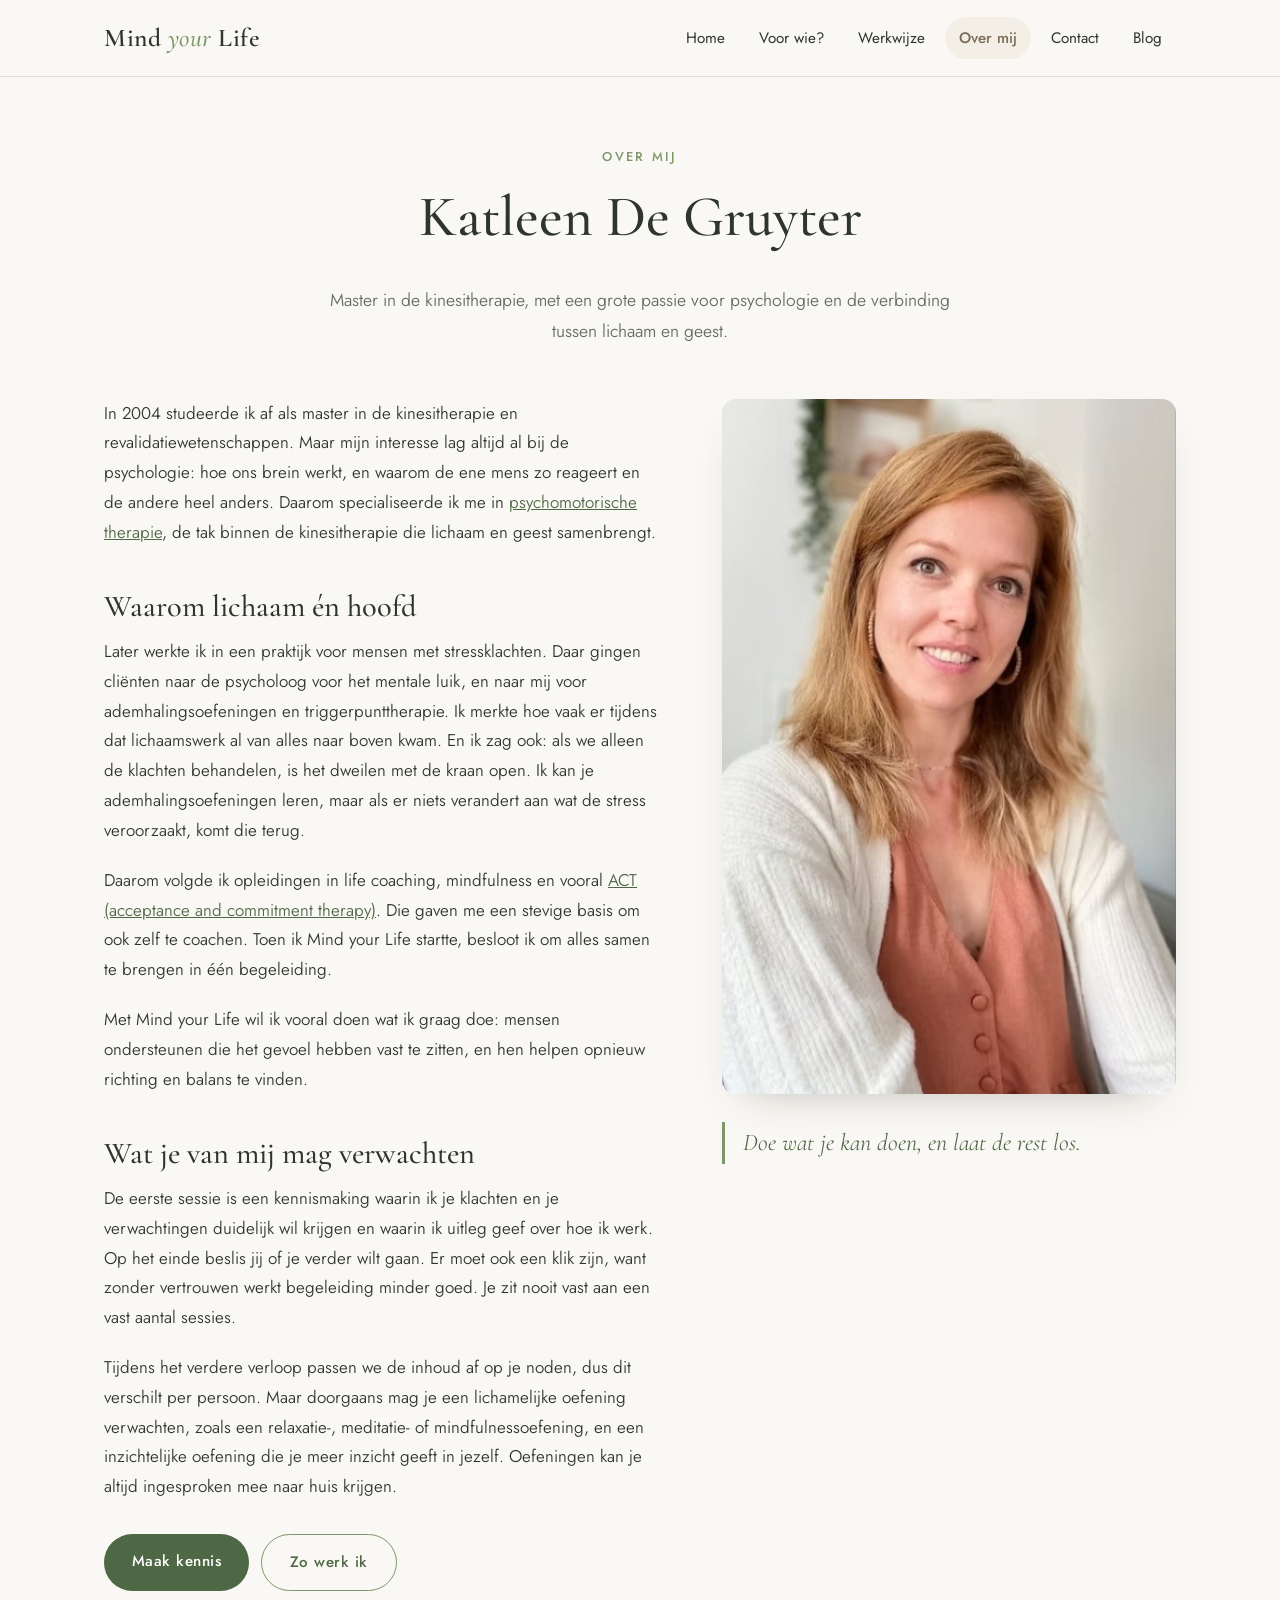
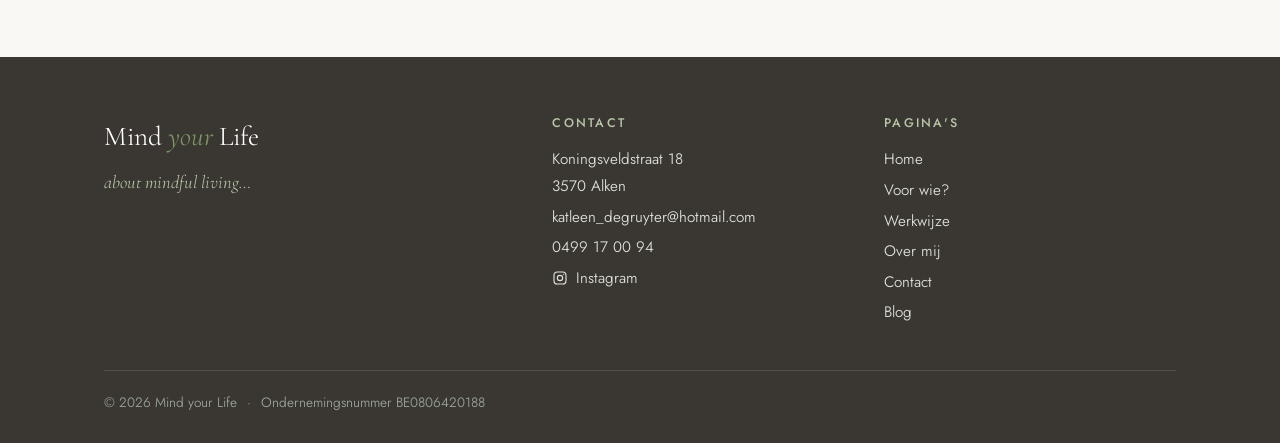
<file: over-mij.html>
<!DOCTYPE html>
<html lang="nl">
<head>
  <meta charset="UTF-8">
  <meta name="viewport" content="width=device-width, initial-scale=1">
  <title>Over mij: Katleen De Gruyter, kinesitherapeut en stresscoach in Alken | Mind your Life</title>
  <meta name="description" content="Ik ben Katleen De Gruyter, master in de kinesitherapie met een passie voor psychologie, mindfulness en ACT-coaching.">
  <link rel="preconnect" href="https://fonts.googleapis.com">
  <link rel="preconnect" href="https://fonts.gstatic.com" crossorigin>
  <link href="https://fonts.googleapis.com/css2?family=Cormorant+Garamond:ital,wght@0,500;0,600;1,500&family=Jost:wght@300;400;500;700&display=swap" rel="stylesheet">
  <link rel="stylesheet" href="style.css">

  <link rel="icon" href="favicon.ico" sizes="any">
  <link rel="icon" href="favicon.svg" type="image/svg+xml">
  <link rel="apple-touch-icon" href="apple-touch-icon.png">

  <link rel="canonical" href="https://www.mindyourlife.coach/over-mij.html">
  <meta property="og:title" content="Over mij: Katleen De Gruyter, kinesitherapeut en stresscoach in Alken | Mind your Life">
  <meta property="og:description" content="Ik ben Katleen De Gruyter, master in de kinesitherapie met een passie voor psychologie, mindfulness en ACT-coaching.">
  <meta property="og:image" content="https://www.mindyourlife.coach/img/katleen.jpg">
  <meta property="og:url" content="https://www.mindyourlife.coach/over-mij.html">
  <meta property="og:type" content="website">
</head>
<body>

  <header class="site-header">
    <div class="wrap">
      <a class="logo" href="index.html">Mind <span>your</span> Life</a>
      <button class="nav-toggle" aria-label="Menu openen" aria-expanded="false" aria-controls="nav">
        <span></span><span></span><span></span>
      </button>
      <nav class="nav" id="nav" aria-label="Hoofdmenu">
        <ul>
          <li><a href="index.html">Home</a></li>
          <li><a href="voor-wie.html">Voor wie?</a></li>
          <li><a href="werkwijze.html">Werkwijze</a></li>
          <li><a href="over-mij.html" aria-current="page">Over mij</a></li>
          <li><a href="contact.html">Contact</a></li>
          <li><a href="blog.html">Blog</a></li>
        </ul>
      </nav>
    </div>
  </header>

  <main>
    <section class="page-intro">
      <div class="wrap">
        <span class="eyebrow">Over mij</span>
        <h1>Katleen De Gruyter</h1>
        <p>Master in de kinesitherapie, met een grote passie voor psychologie en de verbinding tussen lichaam en geest.</p>
      </div>
    </section>

    <section class="section about">
      <div class="wrap split">
        <div>
          <p>In 2004 studeerde ik af als master in de kinesitherapie en revalidatiewetenschappen. Maar mijn interesse lag altijd al bij de psychologie: hoe ons brein werkt, en waarom de ene mens zo reageert en de andere heel anders. Daarom specialiseerde ik me in <a href="psychomotorische-therapie.html">psychomotorische therapie</a>, de tak binnen de kinesitherapie die lichaam en geest samenbrengt.</p>
          <h2 class="about__kop">Waarom lichaam &eacute;n hoofd</h2>
          <p>Later werkte ik in een praktijk voor mensen met stressklachten. Daar gingen cli&euml;nten naar de psycholoog voor het mentale luik, en naar mij voor ademhalingsoefeningen en triggerpunttherapie. Ik merkte hoe vaak er tijdens dat lichaamswerk al van alles naar boven kwam. En ik zag ook: als we alleen de klachten behandelen, is het dweilen met de kraan open. Ik kan je ademhalingsoefeningen leren, maar als er niets verandert aan wat de stress veroorzaakt, komt die terug.</p>
          <p>Daarom volgde ik opleidingen in life coaching, mindfulness en vooral <a href="wat-is-act.html">ACT (acceptance and commitment therapy)</a>. Die gaven me een stevige basis om ook zelf te coachen. Toen ik Mind your Life startte, besloot ik om alles samen te brengen in &eacute;&eacute;n begeleiding.</p>
          <p>Met Mind your Life wil ik vooral doen wat ik graag doe: mensen ondersteunen die het gevoel hebben vast te zitten, en hen helpen opnieuw richting en balans te vinden.</p>
          <h2 class="about__kop">Wat je van mij mag verwachten</h2>
          <p>De eerste sessie is een kennismaking waarin ik je klachten en je verwachtingen duidelijk wil krijgen en waarin ik uitleg geef over hoe ik werk. Op het einde beslis jij of je verder wilt gaan. Er moet ook een klik zijn, want zonder vertrouwen werkt begeleiding minder goed. Je zit nooit vast aan een vast aantal sessies.</p>
          <p>Tijdens het verdere verloop passen we de inhoud af op je noden, dus dit verschilt per persoon. Maar doorgaans mag je een lichamelijke oefening verwachten, zoals een relaxatie-, meditatie- of mindfulnessoefening, en een inzichtelijke oefening die je meer inzicht geeft in jezelf. Oefeningen kan je altijd ingesproken mee naar huis krijgen.</p>
          <div class="btn-row">
            <a class="btn" href="contact.html">Maak kennis</a>
            <a class="btn btn--ghost" href="werkwijze.html">Zo werk ik</a>
          </div>
        </div>
        <div class="split__media">
          <div class="photo">
            <img src="img/katleen.jpg" alt="Portret van Katleen De Gruyter, coach bij Mind your Life">
          </div>
          <blockquote class="about__quote about__quote--foto">Doe wat je kan doen, en laat de rest los.</blockquote>
        </div>
      </div>
    </section>
  </main>

  <footer class="site-footer">
    <div class="wrap">
      <div class="footer-grid">
        <div>
          <div class="footer-brand">Mind <span>your</span> Life</div>
          <div class="footer-tag">about mindful living&hellip;</div>
        </div>
        <div>
          <h4>Contact</h4>
          <ul>
            <li>Koningsveldstraat 18<br>3570 Alken</li>
            <li><a href="mailto:katleen_degruyter@hotmail.com">katleen_degruyter@hotmail.com</a></li>
            <li><a href="tel:+32499170094">0499 17 00 94</a></li>
            <li><a class="ig-link" href="https://www.instagram.com/mindyourlife.coach/" target="_blank" rel="noopener"><svg viewBox="0 0 24 24" width="16" height="16" fill="none" stroke="currentColor" stroke-width="1.7" aria-hidden="true"><rect x="3" y="3" width="18" height="18" rx="5"/><circle cx="12" cy="12" r="4"/><circle cx="17.5" cy="6.5" r="1" fill="currentColor" stroke="none"/></svg> Instagram</a></li>
          </ul>
        </div>
        <div>
          <h4>Pagina's</h4>
          <ul>
            <li><a href="index.html">Home</a></li>
            <li><a href="voor-wie.html">Voor wie?</a></li>
            <li><a href="werkwijze.html">Werkwijze</a></li>
            <li><a href="over-mij.html">Over mij</a></li>
            <li><a href="contact.html">Contact</a></li>
            <li><a href="blog.html">Blog</a></li>
          </ul>
        </div>
      </div>
      <div class="footer-bottom">&copy; <span id="year">2026</span> Mind your Life <span class="footer-sep">&middot;</span> Ondernemingsnummer BE0806420188</div>
    </div>
  </footer>

  <script>
    (function () {
      var btn = document.querySelector('.nav-toggle');
      var nav = document.getElementById('nav');
      btn.addEventListener('click', function () {
        var open = nav.classList.toggle('is-open');
        btn.setAttribute('aria-expanded', open);
      });
      document.getElementById('year').textContent = new Date().getFullYear();
    })();
  </script>
</body>
</html>
</file>
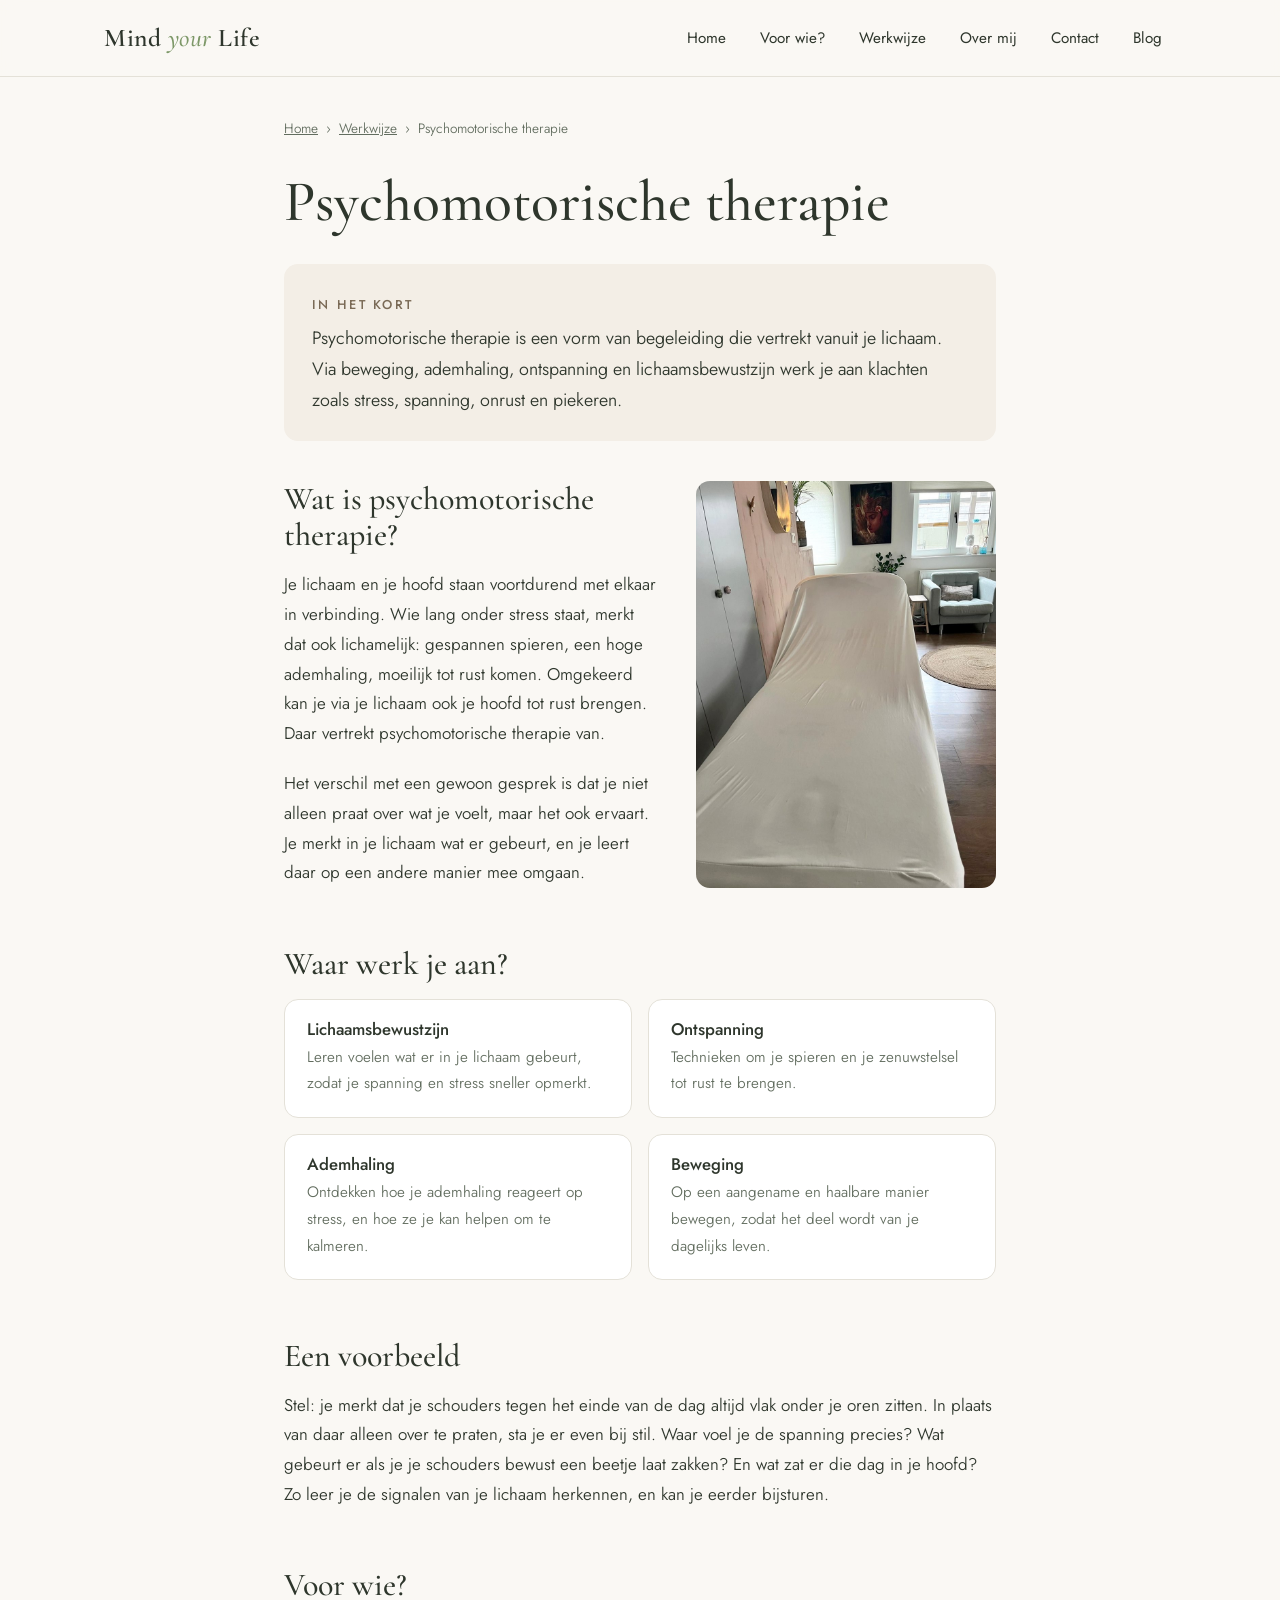
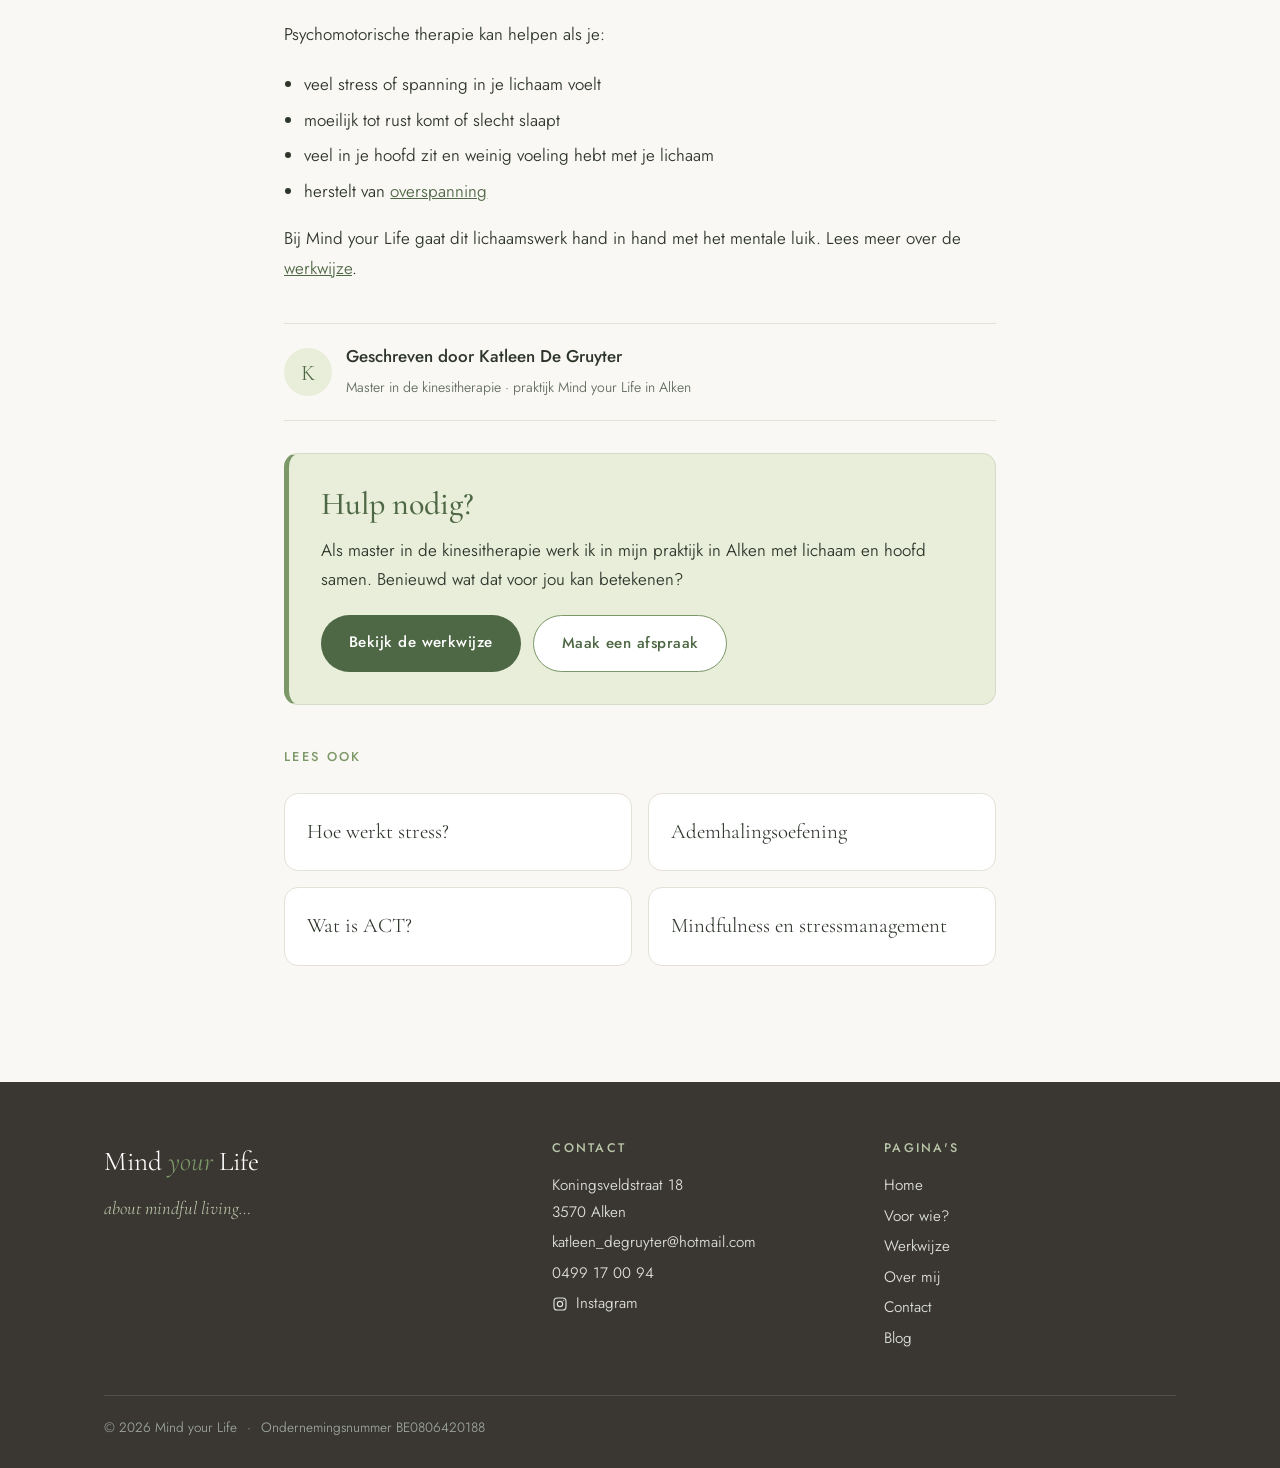
<file: psychomotorische-therapie.html>
<!DOCTYPE html>
<html lang="nl">
<head>
  <meta charset="UTF-8">
  <meta name="viewport" content="width=device-width, initial-scale=1">
  <title>Psychomotorische therapie | Mind your Life</title>
  <meta name="description" content="Wat is psychomotorische therapie? Begeleiding vanuit je lichaam, met beweging, ademhaling, ontspanning en lichaamsbewustzijn bij stress en spanning. Mind your Life in Alken.">
  <link rel="preconnect" href="https://fonts.googleapis.com">
  <link rel="preconnect" href="https://fonts.gstatic.com" crossorigin>
  <link href="https://fonts.googleapis.com/css2?family=Cormorant+Garamond:ital,wght@0,500;0,600;1,500&family=Jost:wght@300;400;500;700&display=swap" rel="stylesheet">
  <link rel="stylesheet" href="style.css">

  <link rel="icon" href="favicon.ico" sizes="any">
  <link rel="icon" href="favicon.svg" type="image/svg+xml">
  <link rel="apple-touch-icon" href="apple-touch-icon.png">

  <link rel="canonical" href="https://www.mindyourlife.coach/psychomotorische-therapie.html">
  <meta property="og:title" content="Psychomotorische therapie | Mind your Life">
  <meta property="og:description" content="Wat is psychomotorische therapie? Begeleiding vanuit je lichaam, met beweging, ademhaling, ontspanning en lichaamsbewustzijn bij stress en spanning. Mind your Life in Alken.">
  <meta property="og:image" content="https://www.mindyourlife.coach/img/praktijk.jpg">
  <meta property="og:url" content="https://www.mindyourlife.coach/psychomotorische-therapie.html">
  <meta property="og:type" content="article">
</head>
<body>

  <header class="site-header">
    <div class="wrap">
      <a class="logo" href="index.html">Mind <span>your</span> Life</a>
      <button class="nav-toggle" aria-label="Menu openen" aria-expanded="false" aria-controls="nav">
        <span></span><span></span><span></span>
      </button>
      <nav class="nav" id="nav" aria-label="Hoofdmenu">
        <ul>
          <li><a href="index.html">Home</a></li>
          <li><a href="voor-wie.html">Voor wie?</a></li>
          <li><a href="werkwijze.html">Werkwijze</a></li>
          <li><a href="over-mij.html">Over mij</a></li>
          <li><a href="contact.html">Contact</a></li>
          <li><a href="blog.html">Blog</a></li>
        </ul>
      </nav>
    </div>
  </header>

  <main>
    <article class="thema">
      <nav class="crumbs" aria-label="Kruimelpad"><a href="index.html">Home</a><span>&rsaquo;</span><a href="werkwijze.html">Werkwijze</a><span>&rsaquo;</span>Psychomotorische therapie</nav>
      <h1>Psychomotorische therapie</h1>
      <div class="kort"><span class="eyebrow">In het kort</span><p>Psychomotorische therapie is een vorm van begeleiding die vertrekt vanuit je lichaam. Via beweging, ademhaling, ontspanning en lichaamsbewustzijn werk je aan klachten zoals stress, spanning, onrust en piekeren.</p></div>
      <div class="thema-split">
        <div>
        <h2>Wat is psychomotorische therapie?</h2>
        <p>Je lichaam en je hoofd staan voortdurend met elkaar in verbinding. Wie lang onder stress staat, merkt dat ook lichamelijk: gespannen spieren, een hoge ademhaling, moeilijk tot rust komen. Omgekeerd kan je via je lichaam ook je hoofd tot rust brengen. Daar vertrekt psychomotorische therapie van.</p>
        <p>Het verschil met een gewoon gesprek is dat je niet alleen praat over wat je voelt, maar het ook ervaart. Je merkt in je lichaam wat er gebeurt, en je leert daar op een andere manier mee omgaan.</p>
        </div>
        <img class="thema-foto" src="img/behandeltafel.jpg" alt="De behandeltafel in de praktijk van Mind your Life, met een wit laken, voor een roze-bruine muur" loading="lazy">
      </div>
      <h2>Waar werk je aan?</h2>
      <div class="vgl">
        <div class="vak"><h3>Lichaamsbewustzijn</h3><p>Leren voelen wat er in je lichaam gebeurt, zodat je spanning en stress sneller opmerkt.</p></div>
        <div class="vak"><h3>Ontspanning</h3><p>Technieken om je spieren en je zenuwstelsel tot rust te brengen.</p></div>
        <div class="vak"><h3>Ademhaling</h3><p>Ontdekken hoe je ademhaling reageert op stress, en hoe ze je kan helpen om te kalmeren.</p></div>
        <div class="vak"><h3>Beweging</h3><p>Op een aangename en haalbare manier bewegen, zodat het deel wordt van je dagelijks leven.</p></div>
      </div>
      <h2>Een voorbeeld</h2>
      <p>Stel: je merkt dat je schouders tegen het einde van de dag altijd vlak onder je oren zitten. In plaats van daar alleen over te praten, sta je er even bij stil. Waar voel je de spanning precies? Wat gebeurt er als je je schouders bewust een beetje laat zakken? En wat zat er die dag in je hoofd? Zo leer je de signalen van je lichaam herkennen, en kan je eerder bijsturen.</p>
      <h2>Voor wie?</h2>
      <p>Psychomotorische therapie kan helpen als je:</p>
      <ul class="lijst">
        <li>veel stress of spanning in je lichaam voelt</li>
        <li>moeilijk tot rust komt of slecht slaapt</li>
        <li>veel in je hoofd zit en weinig voeling hebt met je lichaam</li>
        <li>herstelt van <a href="hoe-werkt-stress.html">overspanning</a></li>
      </ul>
      <p>Bij Mind your Life gaat dit lichaamswerk hand in hand met het mentale luik. Lees meer over de <a href="werkwijze.html">werkwijze</a>.</p>
      <div class="auteur"><div class="auteur__k">K</div><div><b>Geschreven door Katleen De Gruyter</b><span>Master in de kinesitherapie &middot; praktijk Mind your Life in Alken</span></div></div>
      <div class="hulp"><h2>Hulp nodig?</h2><p>Als master in de kinesitherapie werk ik in mijn praktijk in Alken met lichaam en hoofd samen. Benieuwd wat dat voor jou kan betekenen?</p><div class="btn-row"><a class="btn" href="werkwijze.html">Bekijk de werkwijze</a><a class="btn btn--ghost" href="contact.html">Maak een afspraak</a></div></div>
      <div class="lees-ook"><span class="eyebrow">Lees ook</span><div class="vgl"><a class="vak" href="hoe-werkt-stress.html">Hoe werkt stress?</a><a class="vak" href="ademhalingsoefening.html">Ademhalingsoefening</a><a class="vak" href="wat-is-act.html">Wat is ACT?</a><a class="vak" href="blog-mindfulness.html">Mindfulness en stressmanagement</a></div></div>
    </article>
  </main>

  <footer class="site-footer">
    <div class="wrap">
      <div class="footer-grid">
        <div>
          <div class="footer-brand">Mind <span>your</span> Life</div>
          <div class="footer-tag">about mindful living&hellip;</div>
        </div>
        <div>
          <h4>Contact</h4>
          <ul>
            <li>Koningsveldstraat 18<br>3570 Alken</li>
            <li><a href="mailto:katleen_degruyter@hotmail.com">katleen_degruyter@hotmail.com</a></li>
            <li><a href="tel:+32499170094">0499 17 00 94</a></li>
            <li><a class="ig-link" href="https://www.instagram.com/mindyourlife.coach/" target="_blank" rel="noopener"><svg viewBox="0 0 24 24" width="16" height="16" fill="none" stroke="currentColor" stroke-width="1.7" aria-hidden="true"><rect x="3" y="3" width="18" height="18" rx="5"/><circle cx="12" cy="12" r="4"/><circle cx="17.5" cy="6.5" r="1" fill="currentColor" stroke="none"/></svg> Instagram</a></li>
          </ul>
        </div>
        <div>
          <h4>Pagina's</h4>
          <ul>
            <li><a href="index.html">Home</a></li>
            <li><a href="voor-wie.html">Voor wie?</a></li>
            <li><a href="werkwijze.html">Werkwijze</a></li>
            <li><a href="over-mij.html">Over mij</a></li>
            <li><a href="contact.html">Contact</a></li>
            <li><a href="blog.html">Blog</a></li>
          </ul>
        </div>
      </div>
      <div class="footer-bottom">&copy; <span id="year">2026</span> Mind your Life <span class="footer-sep">&middot;</span> Ondernemingsnummer BE0806420188</div>
    </div>
  </footer>

  <script>
    (function () {
      var btn = document.querySelector('.nav-toggle');
      var nav = document.getElementById('nav');
      btn.addEventListener('click', function () {
        var open = nav.classList.toggle('is-open');
        btn.setAttribute('aria-expanded', open);
      });
      document.getElementById('year').textContent = new Date().getFullYear();
    })();
  </script>

</body>
</html>
</file>
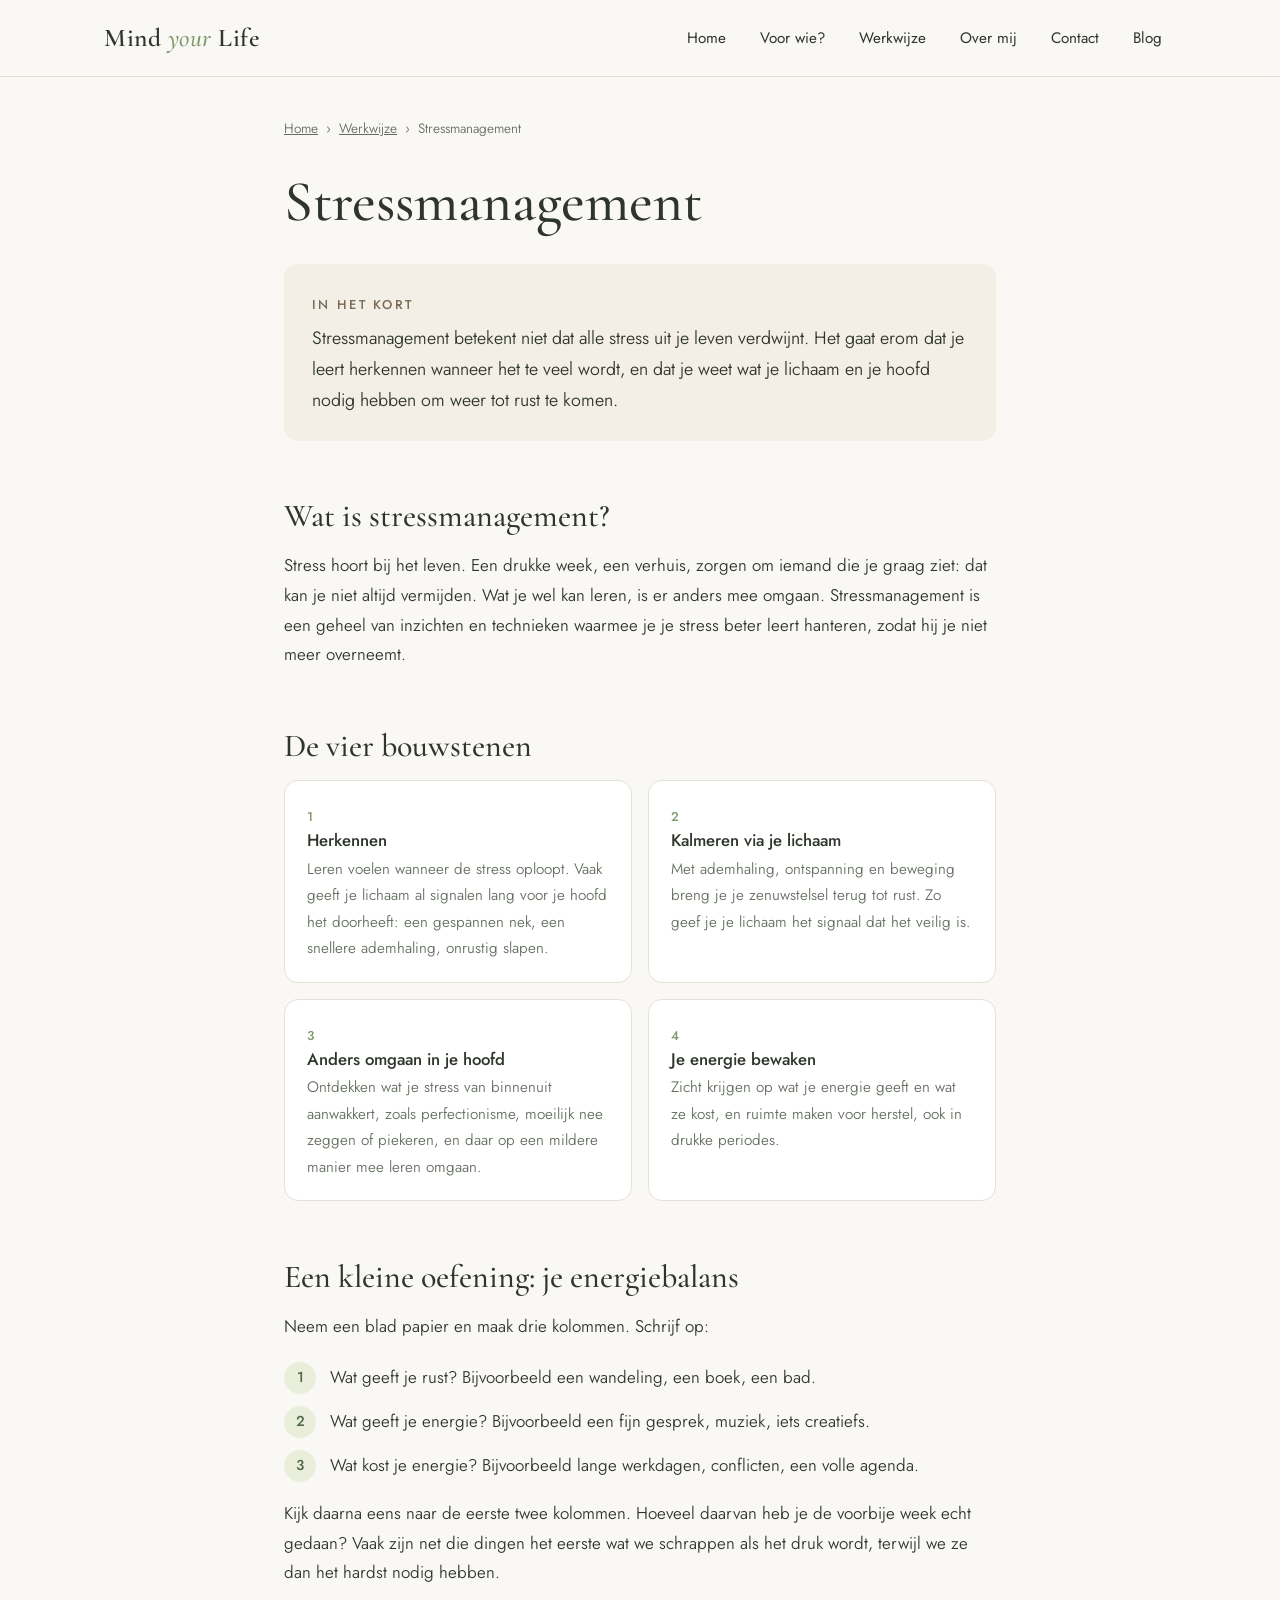
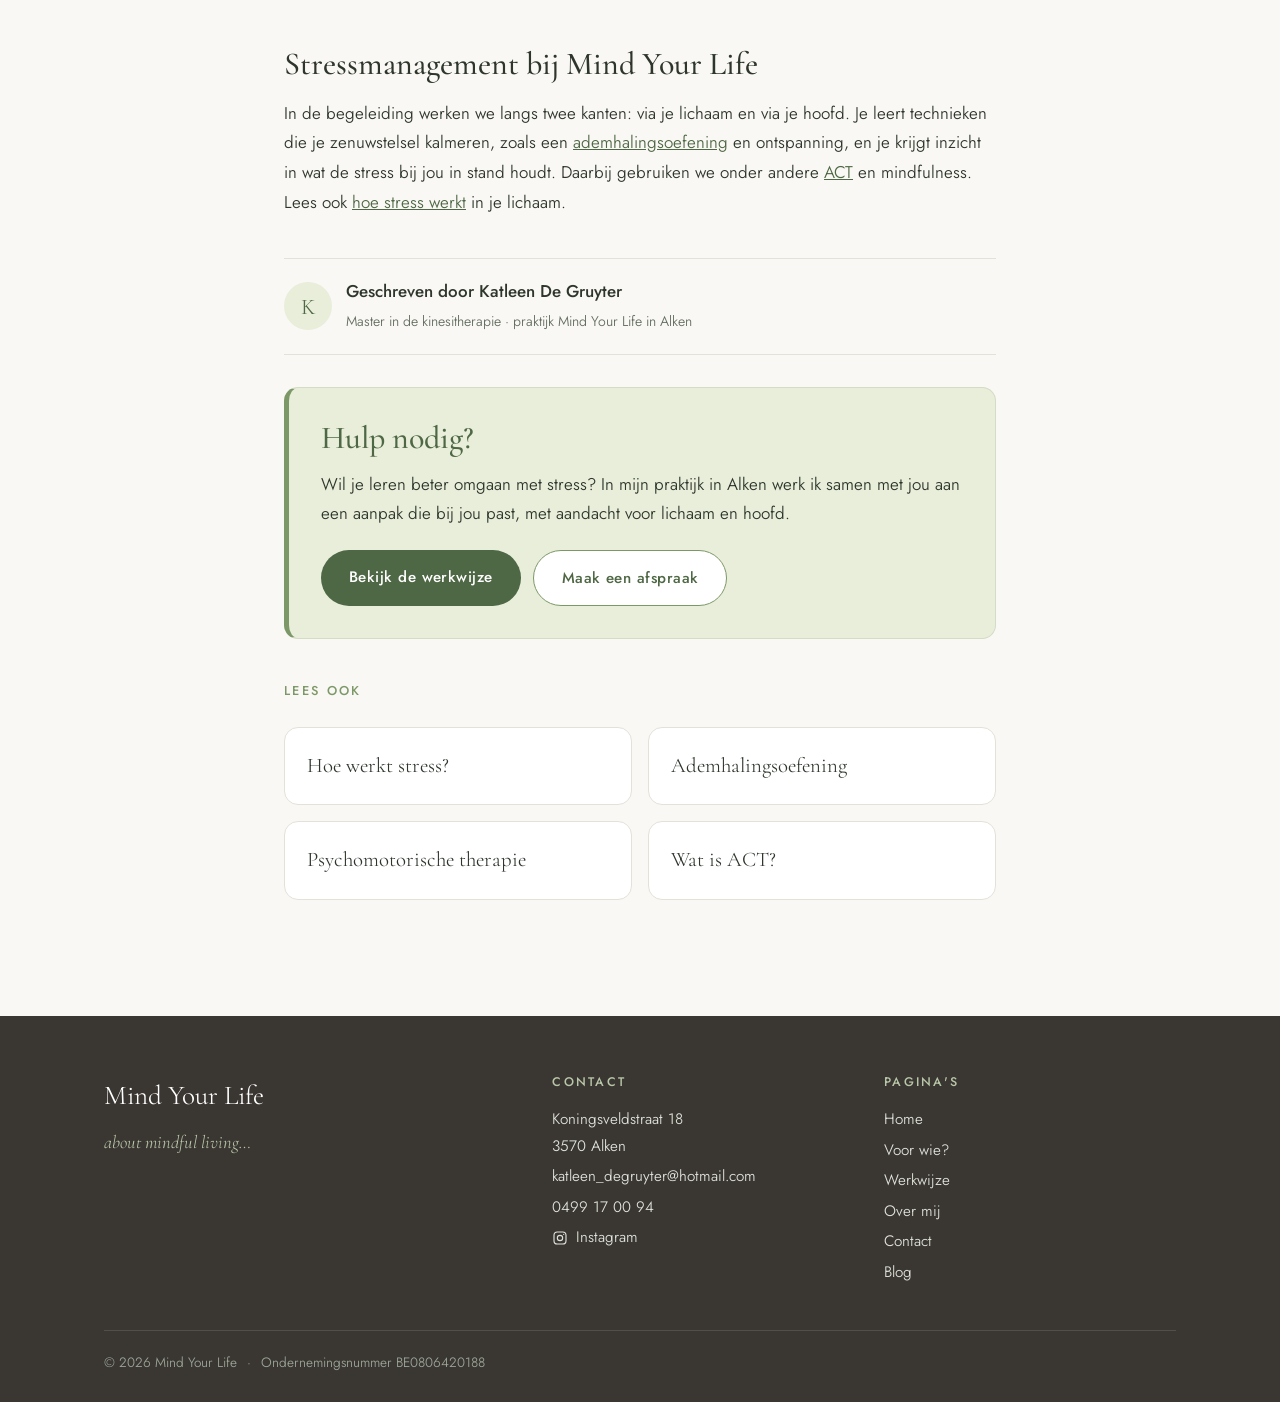
<file: stressmanagement.html>
<!DOCTYPE html>
<html lang="nl">
<head>
  <meta charset="UTF-8">
  <meta name="viewport" content="width=device-width, initial-scale=1">
  <title>Stressmanagement | Mind Your Life</title>
  <meta name="description" content="Wat is stressmanagement? Leer je stress herkennen, je lichaam kalmeren en anders omgaan met wat je hoofd vol maakt. Met een kleine oefening rond je energiebalans.">
  <link rel="preconnect" href="https://fonts.googleapis.com">
  <link rel="preconnect" href="https://fonts.gstatic.com" crossorigin>
  <link href="https://fonts.googleapis.com/css2?family=Cormorant+Garamond:ital,wght@0,500;0,600;1,500&family=Jost:wght@300;400;500;700&display=swap" rel="stylesheet">
  <link rel="stylesheet" href="style.css">

  <link rel="icon" href="favicon.ico" sizes="any">
  <link rel="icon" href="favicon.svg" type="image/svg+xml">
  <link rel="apple-touch-icon" href="apple-touch-icon.png">

  <link rel="canonical" href="https://www.mindyourlife.coach/stressmanagement.html">
  <meta property="og:title" content="Stressmanagement | Mind Your Life">
  <meta property="og:description" content="Wat is stressmanagement? Leer je stress herkennen, je lichaam kalmeren en anders omgaan met wat je hoofd vol maakt. Met een kleine oefening rond je energiebalans.">
  <meta property="og:image" content="https://www.mindyourlife.coach/img/praktijk.jpg">
  <meta property="og:url" content="https://www.mindyourlife.coach/stressmanagement.html">
  <meta property="og:type" content="article">
</head>
<body>

  <header class="site-header">
    <div class="wrap">
      <a class="logo" href="index.html">Mind <span>your</span> Life</a>
      <button class="nav-toggle" aria-label="Menu openen" aria-expanded="false" aria-controls="nav">
        <span></span><span></span><span></span>
      </button>
      <nav class="nav" id="nav" aria-label="Hoofdmenu">
        <ul>
          <li><a href="index.html">Home</a></li>
          <li><a href="voor-wie.html">Voor wie?</a></li>
          <li><a href="werkwijze.html">Werkwijze</a></li>
          <li><a href="over-mij.html">Over mij</a></li>
          <li><a href="contact.html">Contact</a></li>
          <li><a href="blog.html">Blog</a></li>
        </ul>
      </nav>
    </div>
  </header>

  <main>
    <article class="thema">
      <nav class="crumbs" aria-label="Kruimelpad"><a href="index.html">Home</a><span>&rsaquo;</span><a href="werkwijze.html">Werkwijze</a><span>&rsaquo;</span>Stressmanagement</nav>
      <h1>Stressmanagement</h1>
      <div class="kort"><span class="eyebrow">In het kort</span><p>Stressmanagement betekent niet dat alle stress uit je leven verdwijnt. Het gaat erom dat je leert herkennen wanneer het te veel wordt, en dat je weet wat je lichaam en je hoofd nodig hebben om weer tot rust te komen.</p></div>
      <h2>Wat is stressmanagement?</h2>
      <p>Stress hoort bij het leven. Een drukke week, een verhuis, zorgen om iemand die je graag ziet: dat kan je niet altijd vermijden. Wat je wel kan leren, is er anders mee omgaan. Stressmanagement is een geheel van inzichten en technieken waarmee je je stress beter leert hanteren, zodat hij je niet meer overneemt.</p>
      <h2>De vier bouwstenen</h2>
      <div class="vgl pijlers">
        <div class="vak"><span class="nr">1</span><h3>Herkennen</h3><p>Leren voelen wanneer de stress oploopt. Vaak geeft je lichaam al signalen lang voor je hoofd het doorheeft: een gespannen nek, een snellere ademhaling, onrustig slapen.</p></div>
        <div class="vak"><span class="nr">2</span><h3>Kalmeren via je lichaam</h3><p>Met ademhaling, ontspanning en beweging breng je je zenuwstelsel terug tot rust. Zo geef je je lichaam het signaal dat het veilig is.</p></div>
        <div class="vak"><span class="nr">3</span><h3>Anders omgaan in je hoofd</h3><p>Ontdekken wat je stress van binnenuit aanwakkert, zoals perfectionisme, moeilijk nee zeggen of piekeren, en daar op een mildere manier mee leren omgaan.</p></div>
        <div class="vak"><span class="nr">4</span><h3>Je energie bewaken</h3><p>Zicht krijgen op wat je energie geeft en wat ze kost, en ruimte maken voor herstel, ook in drukke periodes.</p></div>
      </div>
      <h2>Een kleine oefening: je energiebalans</h2>
      <p>Neem een blad papier en maak drie kolommen. Schrijf op:</p>
      <ol class="stappen">
        <li>Wat geeft je rust? Bijvoorbeeld een wandeling, een boek, een bad.</li>
        <li>Wat geeft je energie? Bijvoorbeeld een fijn gesprek, muziek, iets creatiefs.</li>
        <li>Wat kost je energie? Bijvoorbeeld lange werkdagen, conflicten, een volle agenda.</li>
      </ol>
      <p>Kijk daarna eens naar de eerste twee kolommen. Hoeveel daarvan heb je de voorbije week echt gedaan? Vaak zijn net die dingen het eerste wat we schrappen als het druk wordt, terwijl we ze dan het hardst nodig hebben.</p>
      <h2>Stressmanagement bij Mind Your Life</h2>
      <p>In de begeleiding werken we langs twee kanten: via je lichaam en via je hoofd. Je leert technieken die je zenuwstelsel kalmeren, zoals een <a href="ademhalingsoefening.html">ademhalingsoefening</a> en ontspanning, en je krijgt inzicht in wat de stress bij jou in stand houdt. Daarbij gebruiken we onder andere <a href="wat-is-act.html">ACT</a> en mindfulness. Lees ook <a href="hoe-werkt-stress.html">hoe stress werkt</a> in je lichaam.</p>
      <div class="auteur"><div class="auteur__k">K</div><div><b>Geschreven door Katleen De Gruyter</b><span>Master in de kinesitherapie &middot; praktijk Mind Your Life in Alken</span></div></div>
      <div class="hulp"><h2>Hulp nodig?</h2><p>Wil je leren beter omgaan met stress? In mijn praktijk in Alken werk ik samen met jou aan een aanpak die bij jou past, met aandacht voor lichaam en hoofd.</p><div class="btn-row"><a class="btn" href="werkwijze.html">Bekijk de werkwijze</a><a class="btn btn--ghost" href="contact.html">Maak een afspraak</a></div></div>
      <div class="lees-ook"><span class="eyebrow">Lees ook</span><div class="vgl"><a class="vak" href="hoe-werkt-stress.html">Hoe werkt stress?</a><a class="vak" href="ademhalingsoefening.html">Ademhalingsoefening</a><a class="vak" href="psychomotorische-therapie.html">Psychomotorische therapie</a><a class="vak" href="wat-is-act.html">Wat is ACT?</a></div></div>
    </article>
  </main>

  <footer class="site-footer">
    <div class="wrap">
      <div class="footer-grid">
        <div>
          <div class="footer-brand">Mind Your Life</div>
          <div class="footer-tag">about mindful living&hellip;</div>
        </div>
        <div>
          <h4>Contact</h4>
          <ul>
            <li>Koningsveldstraat 18<br>3570 Alken</li>
            <li><a href="mailto:katleen_degruyter@hotmail.com">katleen_degruyter@hotmail.com</a></li>
            <li><a href="tel:+32499170094">0499 17 00 94</a></li>
            <li><a class="ig-link" href="https://www.instagram.com/mindyourlife.coach/" target="_blank" rel="noopener"><svg viewBox="0 0 24 24" width="16" height="16" fill="none" stroke="currentColor" stroke-width="1.7" aria-hidden="true"><rect x="3" y="3" width="18" height="18" rx="5"/><circle cx="12" cy="12" r="4"/><circle cx="17.5" cy="6.5" r="1" fill="currentColor" stroke="none"/></svg> Instagram</a></li>
          </ul>
        </div>
        <div>
          <h4>Pagina's</h4>
          <ul>
            <li><a href="index.html">Home</a></li>
            <li><a href="voor-wie.html">Voor wie?</a></li>
            <li><a href="werkwijze.html">Werkwijze</a></li>
            <li><a href="over-mij.html">Over mij</a></li>
            <li><a href="contact.html">Contact</a></li>
            <li><a href="blog.html">Blog</a></li>
          </ul>
        </div>
      </div>
      <div class="footer-bottom">&copy; <span id="year">2026</span> Mind Your Life <span class="footer-sep">&middot;</span> Ondernemingsnummer BE0806420188</div>
    </div>
  </footer>

  <script>
    (function () {
      var btn = document.querySelector('.nav-toggle');
      var nav = document.getElementById('nav');
      btn.addEventListener('click', function () {
        var open = nav.classList.toggle('is-open');
        btn.setAttribute('aria-expanded', open);
      });
      document.getElementById('year').textContent = new Date().getFullYear();
    })();
  </script>

</body>
</html>
</file>
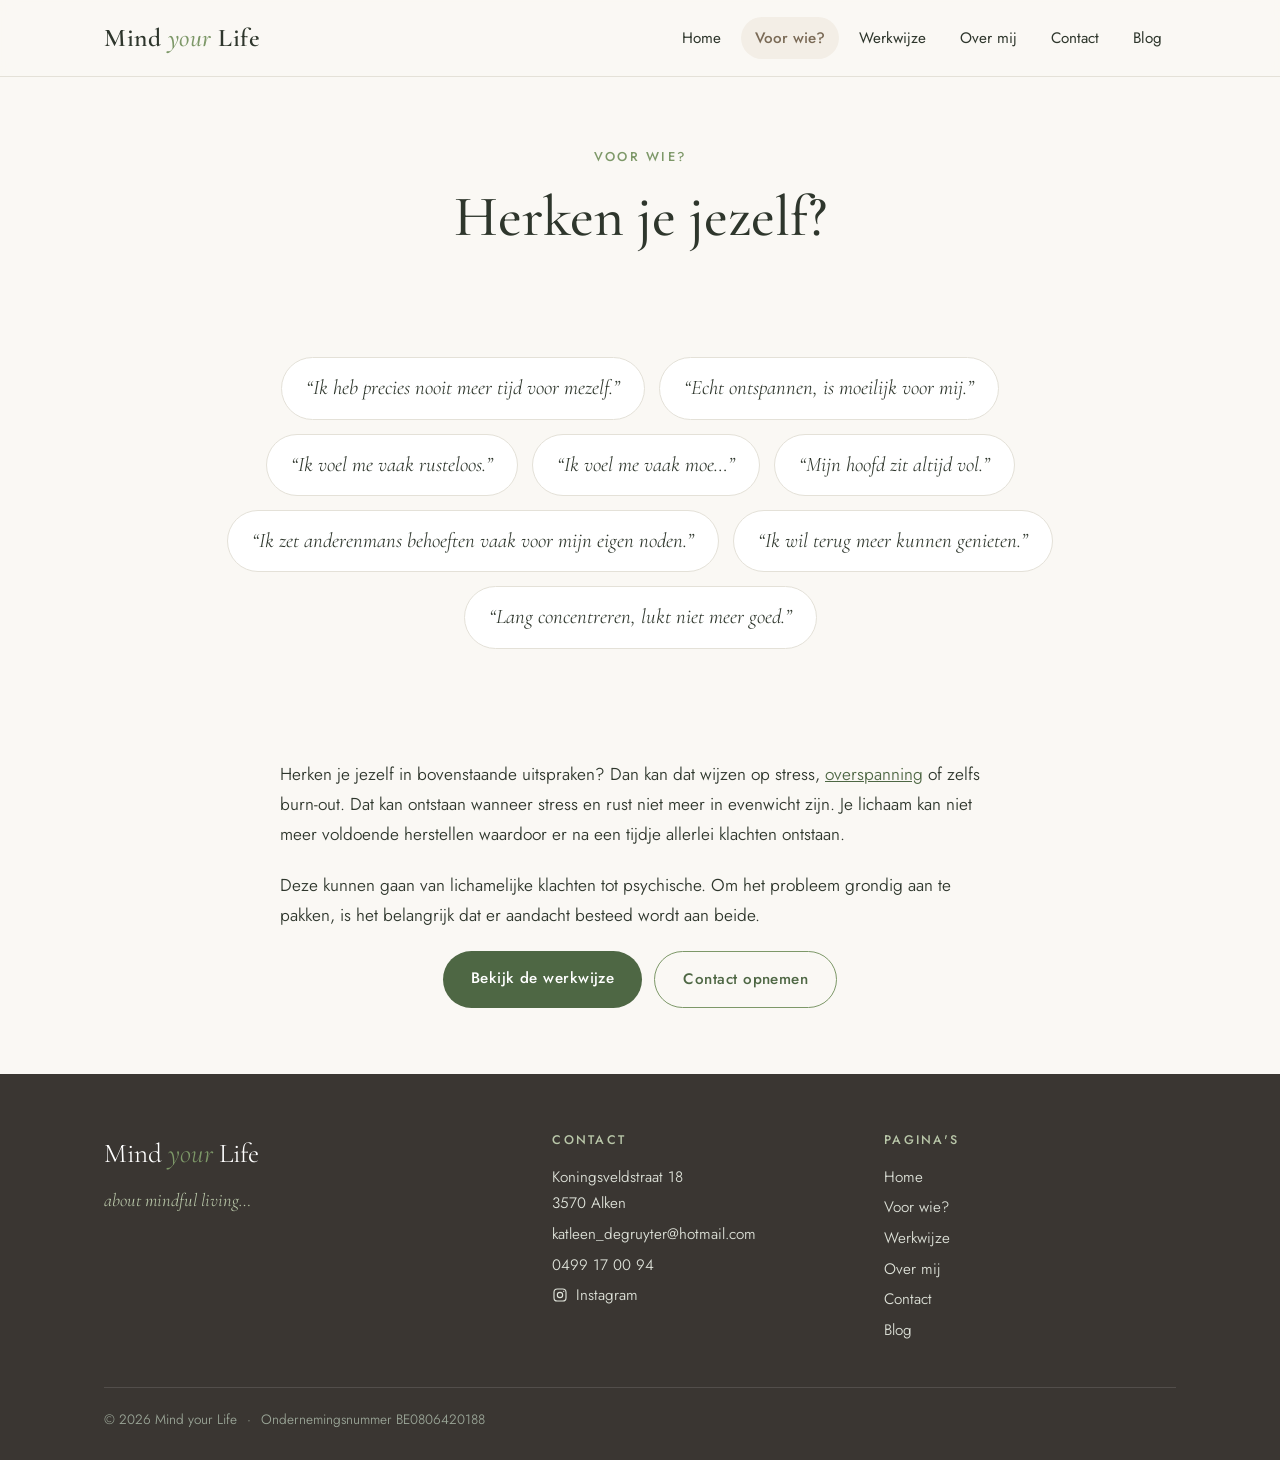
<file: voor-wie.html>
<!DOCTYPE html>
<html lang="nl">
<head>
  <meta charset="UTF-8">
  <meta name="viewport" content="width=device-width, initial-scale=1">
  <title>Voor wie? Hulp bij stress en overspanning in Alken | Mind your Life</title>
  <meta name="description" content="Herken je jezelf in deze uitspraken? Dan heb je misschien last van overspanning.">
  <link rel="preconnect" href="https://fonts.googleapis.com">
  <link rel="preconnect" href="https://fonts.gstatic.com" crossorigin>
  <link href="https://fonts.googleapis.com/css2?family=Cormorant+Garamond:ital,wght@0,500;0,600;1,500&family=Jost:wght@300;400;500;700&display=swap" rel="stylesheet">
  <link rel="stylesheet" href="style.css">

  <link rel="icon" href="favicon.ico" sizes="any">
  <link rel="icon" href="favicon.svg" type="image/svg+xml">
  <link rel="apple-touch-icon" href="apple-touch-icon.png">

  <link rel="canonical" href="https://www.mindyourlife.coach/voor-wie.html">
  <meta property="og:title" content="Voor wie? Hulp bij stress en overspanning in Alken | Mind your Life">
  <meta property="og:description" content="Herken je jezelf in deze uitspraken? Dan heb je misschien last van overspanning.">
  <meta property="og:image" content="https://www.mindyourlife.coach/img/praktijk.jpg">
  <meta property="og:url" content="https://www.mindyourlife.coach/voor-wie.html">
  <meta property="og:type" content="website">
</head>
<body>

  <header class="site-header">
    <div class="wrap">
      <a class="logo" href="index.html">Mind <span>your</span> Life</a>
      <button class="nav-toggle" aria-label="Menu openen" aria-expanded="false" aria-controls="nav">
        <span></span><span></span><span></span>
      </button>
      <nav class="nav" id="nav" aria-label="Hoofdmenu">
        <ul>
          <li><a href="index.html">Home</a></li>
          <li><a href="voor-wie.html" aria-current="page">Voor wie?</a></li>
          <li><a href="werkwijze.html">Werkwijze</a></li>
          <li><a href="over-mij.html">Over mij</a></li>
          <li><a href="contact.html">Contact</a></li>
          <li><a href="blog.html">Blog</a></li>
        </ul>
      </nav>
    </div>
  </header>

  <main>
    <section class="page-intro">
      <div class="wrap">
        <span class="eyebrow">Voor wie?</span>
        <h1>Herken je jezelf?</h1>
      </div>
    </section>

    <section class="section--tight">
      <div class="wrap">
        <ul class="quotes">
          <li>&ldquo;Ik heb precies nooit meer tijd voor mezelf.&rdquo;</li>
          <li>&ldquo;Echt ontspannen, is moeilijk voor mij.&rdquo;</li>
          <li>&ldquo;Ik voel me vaak rusteloos.&rdquo;</li>
          <li>&ldquo;Ik voel me vaak moe&hellip;&rdquo;</li>
          <li>&ldquo;Mijn hoofd zit altijd vol.&rdquo;</li>
          <li>&ldquo;Ik zet anderenmans behoeften vaak voor mijn eigen noden.&rdquo;</li>
          <li>&ldquo;Ik wil terug meer kunnen genieten.&rdquo;</li>
          <li>&ldquo;Lang concentreren, lukt niet meer goed.&rdquo;</li>
        </ul>
      </div>
    </section>

    <section class="section">
      <div class="wrap">
        <div class="prose">
          <p>Herken je jezelf in bovenstaande uitspraken? Dan kan dat wijzen op stress, <a href="hoe-werkt-stress.html">overspanning</a> of zelfs burn-out. Dat kan ontstaan wanneer stress en rust niet meer in evenwicht zijn. Je lichaam kan niet meer voldoende herstellen waardoor er na een tijdje allerlei klachten ontstaan.</p>
          <p>Deze kunnen gaan van lichamelijke klachten tot psychische. Om het probleem grondig aan te pakken, is het belangrijk dat er aandacht besteed wordt aan beide.</p>
          <div class="btn-row btn-row--midden">
            <a class="btn" href="werkwijze.html">Bekijk de werkwijze</a>
            <a class="btn btn--ghost" href="contact.html">Contact opnemen</a>
          </div>
        </div>
      </div>
    </section>
  </main>

  <footer class="site-footer">
    <div class="wrap">
      <div class="footer-grid">
        <div>
          <div class="footer-brand">Mind <span>your</span> Life</div>
          <div class="footer-tag">about mindful living&hellip;</div>
        </div>
        <div>
          <h4>Contact</h4>
          <ul>
            <li>Koningsveldstraat 18<br>3570 Alken</li>
            <li><a href="mailto:katleen_degruyter@hotmail.com">katleen_degruyter@hotmail.com</a></li>
            <li><a href="tel:+32499170094">0499 17 00 94</a></li>
            <li><a class="ig-link" href="https://www.instagram.com/mindyourlife.coach/" target="_blank" rel="noopener"><svg viewBox="0 0 24 24" width="16" height="16" fill="none" stroke="currentColor" stroke-width="1.7" aria-hidden="true"><rect x="3" y="3" width="18" height="18" rx="5"/><circle cx="12" cy="12" r="4"/><circle cx="17.5" cy="6.5" r="1" fill="currentColor" stroke="none"/></svg> Instagram</a></li>
          </ul>
        </div>
        <div>
          <h4>Pagina's</h4>
          <ul>
            <li><a href="index.html">Home</a></li>
            <li><a href="voor-wie.html">Voor wie?</a></li>
            <li><a href="werkwijze.html">Werkwijze</a></li>
            <li><a href="over-mij.html">Over mij</a></li>
            <li><a href="contact.html">Contact</a></li>
            <li><a href="blog.html">Blog</a></li>
          </ul>
        </div>
      </div>
      <div class="footer-bottom">&copy; <span id="year">2026</span> Mind your Life <span class="footer-sep">&middot;</span> Ondernemingsnummer BE0806420188</div>
    </div>
  </footer>

  <script>
    (function () {
      var btn = document.querySelector('.nav-toggle');
      var nav = document.getElementById('nav');
      btn.addEventListener('click', function () {
        var open = nav.classList.toggle('is-open');
        btn.setAttribute('aria-expanded', open);
      });
      document.getElementById('year').textContent = new Date().getFullYear();
    })();
  </script>
</body>
</html>
</file>
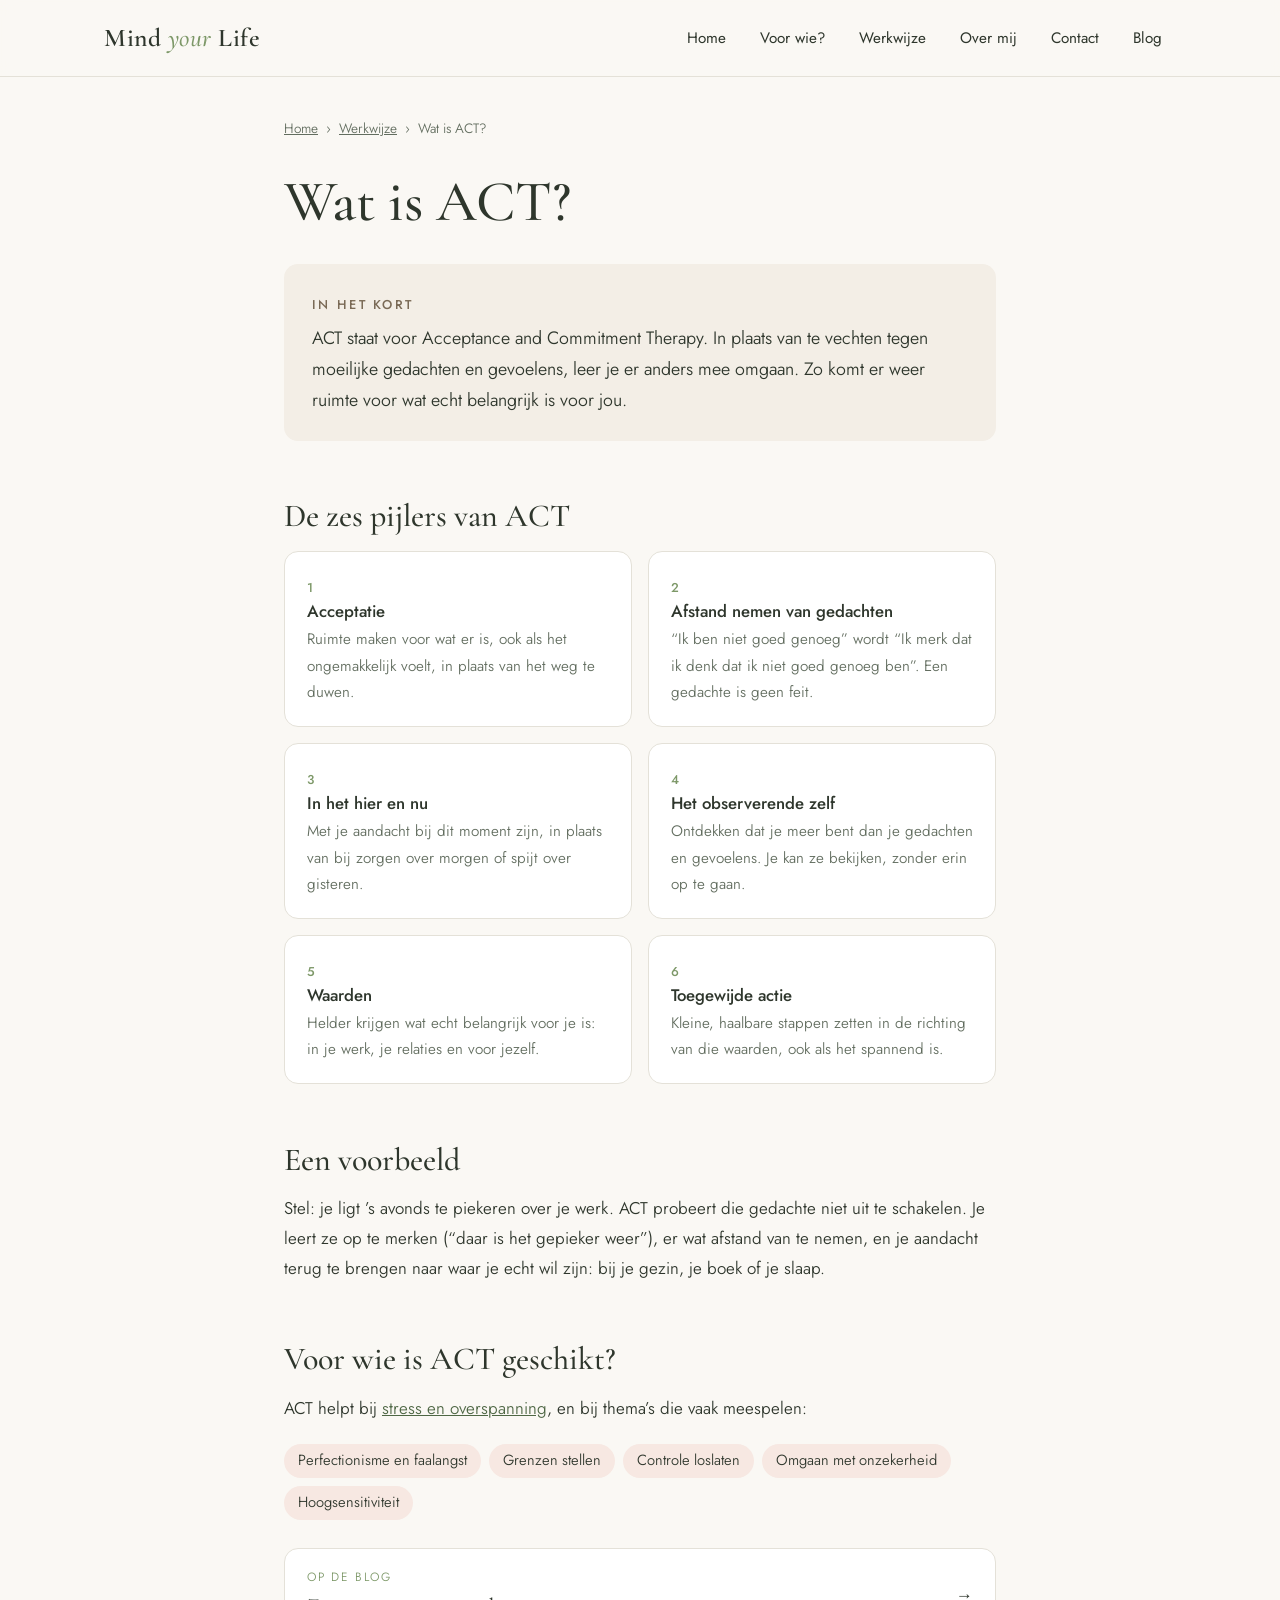
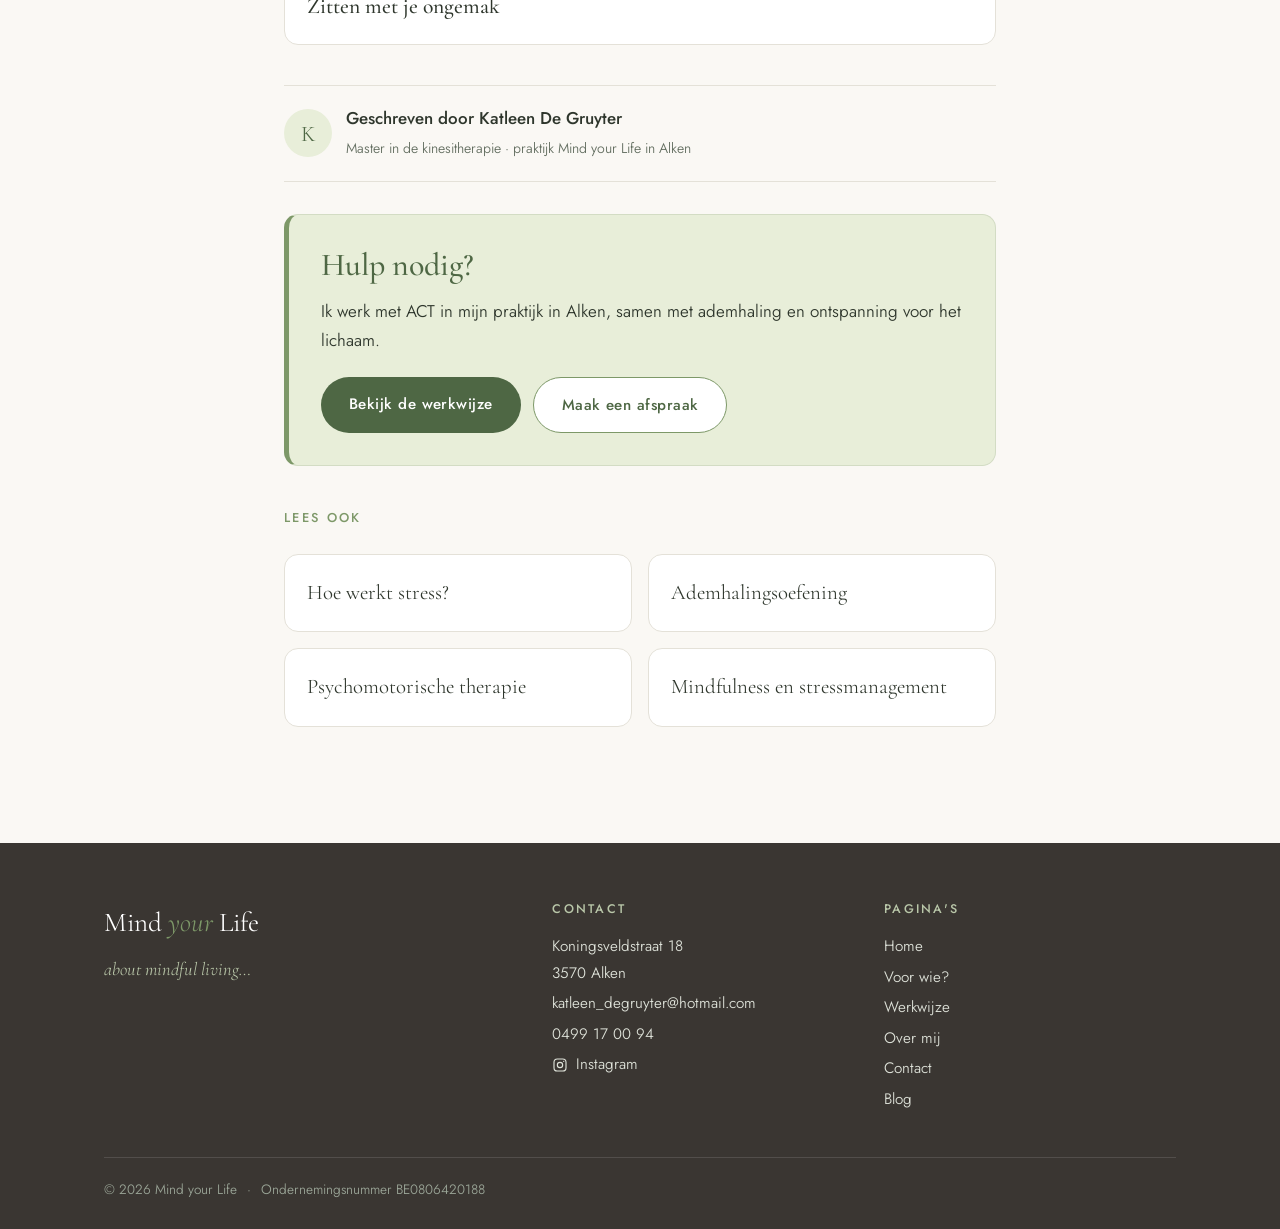
<file: wat-is-act.html>
<!DOCTYPE html>
<html lang="nl">
<head>
  <meta charset="UTF-8">
  <meta name="viewport" content="width=device-width, initial-scale=1">
  <title>Wat is ACT? | Mind your Life</title>
  <meta name="description" content="Wat is ACT (Acceptance and Commitment Therapy)? De zes pijlers, een voorbeeld en voor wie het geschikt is. Uitleg van Mind your Life in Alken.">
  <link rel="preconnect" href="https://fonts.googleapis.com">
  <link rel="preconnect" href="https://fonts.gstatic.com" crossorigin>
  <link href="https://fonts.googleapis.com/css2?family=Cormorant+Garamond:ital,wght@0,500;0,600;1,500&family=Jost:wght@300;400;500;700&display=swap" rel="stylesheet">
  <link rel="stylesheet" href="style.css">

  <link rel="icon" href="favicon.ico" sizes="any">
  <link rel="icon" href="favicon.svg" type="image/svg+xml">
  <link rel="apple-touch-icon" href="apple-touch-icon.png">

  <link rel="canonical" href="https://www.mindyourlife.coach/wat-is-act.html">
  <meta property="og:title" content="Wat is ACT? | Mind your Life">
  <meta property="og:description" content="Wat is ACT (Acceptance and Commitment Therapy)? De zes pijlers, een voorbeeld en voor wie het geschikt is. Uitleg van Mind your Life in Alken.">
  <meta property="og:image" content="https://www.mindyourlife.coach/img/praktijk.jpg">
  <meta property="og:url" content="https://www.mindyourlife.coach/wat-is-act.html">
  <meta property="og:type" content="article">
</head>
<body>

  <header class="site-header">
    <div class="wrap">
      <a class="logo" href="index.html">Mind <span>your</span> Life</a>
      <button class="nav-toggle" aria-label="Menu openen" aria-expanded="false" aria-controls="nav">
        <span></span><span></span><span></span>
      </button>
      <nav class="nav" id="nav" aria-label="Hoofdmenu">
        <ul>
          <li><a href="index.html">Home</a></li>
          <li><a href="voor-wie.html">Voor wie?</a></li>
          <li><a href="werkwijze.html">Werkwijze</a></li>
          <li><a href="over-mij.html">Over mij</a></li>
          <li><a href="contact.html">Contact</a></li>
          <li><a href="blog.html">Blog</a></li>
        </ul>
      </nav>
    </div>
  </header>

  <main>
    <article class="thema">
      <nav class="crumbs" aria-label="Kruimelpad"><a href="index.html">Home</a><span>&rsaquo;</span><a href="werkwijze.html">Werkwijze</a><span>&rsaquo;</span>Wat is ACT?</nav>
      <h1>Wat is ACT?</h1>
      <div class="kort"><span class="eyebrow">In het kort</span><p>ACT staat voor Acceptance and Commitment Therapy. In plaats van te vechten tegen moeilijke gedachten en gevoelens, leer je er anders mee omgaan. Zo komt er weer ruimte voor wat echt belangrijk is voor jou.</p></div>
      <h2>De zes pijlers van ACT</h2>
      <div class="vgl pijlers">
        <div class="vak"><span class="nr">1</span><h3>Acceptatie</h3><p>Ruimte maken voor wat er is, ook als het ongemakkelijk voelt, in plaats van het weg te duwen.</p></div>
        <div class="vak"><span class="nr">2</span><h3>Afstand nemen van gedachten</h3><p>&ldquo;Ik ben niet goed genoeg&rdquo; wordt &ldquo;Ik merk dat ik denk dat ik niet goed genoeg ben&rdquo;. Een gedachte is geen feit.</p></div>
        <div class="vak"><span class="nr">3</span><h3>In het hier en nu</h3><p>Met je aandacht bij dit moment zijn, in plaats van bij zorgen over morgen of spijt over gisteren.</p></div>
        <div class="vak"><span class="nr">4</span><h3>Het observerende zelf</h3><p>Ontdekken dat je meer bent dan je gedachten en gevoelens. Je kan ze bekijken, zonder erin op te gaan.</p></div>
        <div class="vak"><span class="nr">5</span><h3>Waarden</h3><p>Helder krijgen wat echt belangrijk voor je is: in je werk, je relaties en voor jezelf.</p></div>
        <div class="vak"><span class="nr">6</span><h3>Toegewijde actie</h3><p>Kleine, haalbare stappen zetten in de richting van die waarden, ook als het spannend is.</p></div>
      </div>
      <h2>Een voorbeeld</h2>
      <p>Stel: je ligt &rsquo;s avonds te piekeren over je werk. ACT probeert die gedachte niet uit te schakelen. Je leert ze op te merken (&ldquo;daar is het gepieker weer&rdquo;), er wat afstand van te nemen, en je aandacht terug te brengen naar waar je echt wil zijn: bij je gezin, je boek of je slaap.</p>
      <h2>Voor wie is ACT geschikt?</h2>
      <p>ACT helpt bij <a href="hoe-werkt-stress.html">stress en overspanning</a>, en bij thema&rsquo;s die vaak meespelen:</p>
      <ul class="tags"><li>Perfectionisme en faalangst</li><li>Grenzen stellen</li><li>Controle loslaten</li><li>Omgaan met onzekerheid</li><li>Hoogsensitiviteit</li></ul>
      <a class="bloglink" href="blog-zitten-met-je-ongemak.html"><span><small>Op de blog</small><strong>Zitten met je ongemak</strong></span><span aria-hidden="true">&rarr;</span></a>
      <div class="auteur"><div class="auteur__k">K</div><div><b>Geschreven door Katleen De Gruyter</b><span>Master in de kinesitherapie &middot; praktijk Mind your Life in Alken</span></div></div>
      <div class="hulp"><h2>Hulp nodig?</h2><p>Ik werk met ACT in mijn praktijk in Alken, samen met ademhaling en ontspanning voor het lichaam.</p><div class="btn-row"><a class="btn" href="werkwijze.html">Bekijk de werkwijze</a><a class="btn btn--ghost" href="contact.html">Maak een afspraak</a></div></div>
      <div class="lees-ook"><span class="eyebrow">Lees ook</span><div class="vgl"><a class="vak" href="hoe-werkt-stress.html">Hoe werkt stress?</a><a class="vak" href="ademhalingsoefening.html">Ademhalingsoefening</a><a class="vak" href="psychomotorische-therapie.html">Psychomotorische therapie</a><a class="vak" href="blog-mindfulness.html">Mindfulness en stressmanagement</a></div></div>
    </article>
  </main>

  <footer class="site-footer">
    <div class="wrap">
      <div class="footer-grid">
        <div>
          <div class="footer-brand">Mind <span>your</span> Life</div>
          <div class="footer-tag">about mindful living&hellip;</div>
        </div>
        <div>
          <h4>Contact</h4>
          <ul>
            <li>Koningsveldstraat 18<br>3570 Alken</li>
            <li><a href="mailto:katleen_degruyter@hotmail.com">katleen_degruyter@hotmail.com</a></li>
            <li><a href="tel:+32499170094">0499 17 00 94</a></li>
            <li><a class="ig-link" href="https://www.instagram.com/mindyourlife.coach/" target="_blank" rel="noopener"><svg viewBox="0 0 24 24" width="16" height="16" fill="none" stroke="currentColor" stroke-width="1.7" aria-hidden="true"><rect x="3" y="3" width="18" height="18" rx="5"/><circle cx="12" cy="12" r="4"/><circle cx="17.5" cy="6.5" r="1" fill="currentColor" stroke="none"/></svg> Instagram</a></li>
          </ul>
        </div>
        <div>
          <h4>Pagina's</h4>
          <ul>
            <li><a href="index.html">Home</a></li>
            <li><a href="voor-wie.html">Voor wie?</a></li>
            <li><a href="werkwijze.html">Werkwijze</a></li>
            <li><a href="over-mij.html">Over mij</a></li>
            <li><a href="contact.html">Contact</a></li>
            <li><a href="blog.html">Blog</a></li>
          </ul>
        </div>
      </div>
      <div class="footer-bottom">&copy; <span id="year">2026</span> Mind your Life <span class="footer-sep">&middot;</span> Ondernemingsnummer BE0806420188</div>
    </div>
  </footer>

  <script>
    (function () {
      var btn = document.querySelector('.nav-toggle');
      var nav = document.getElementById('nav');
      btn.addEventListener('click', function () {
        var open = nav.classList.toggle('is-open');
        btn.setAttribute('aria-expanded', open);
      });
      document.getElementById('year').textContent = new Date().getFullYear();
    })();
  </script>

</body>
</html>
</file>
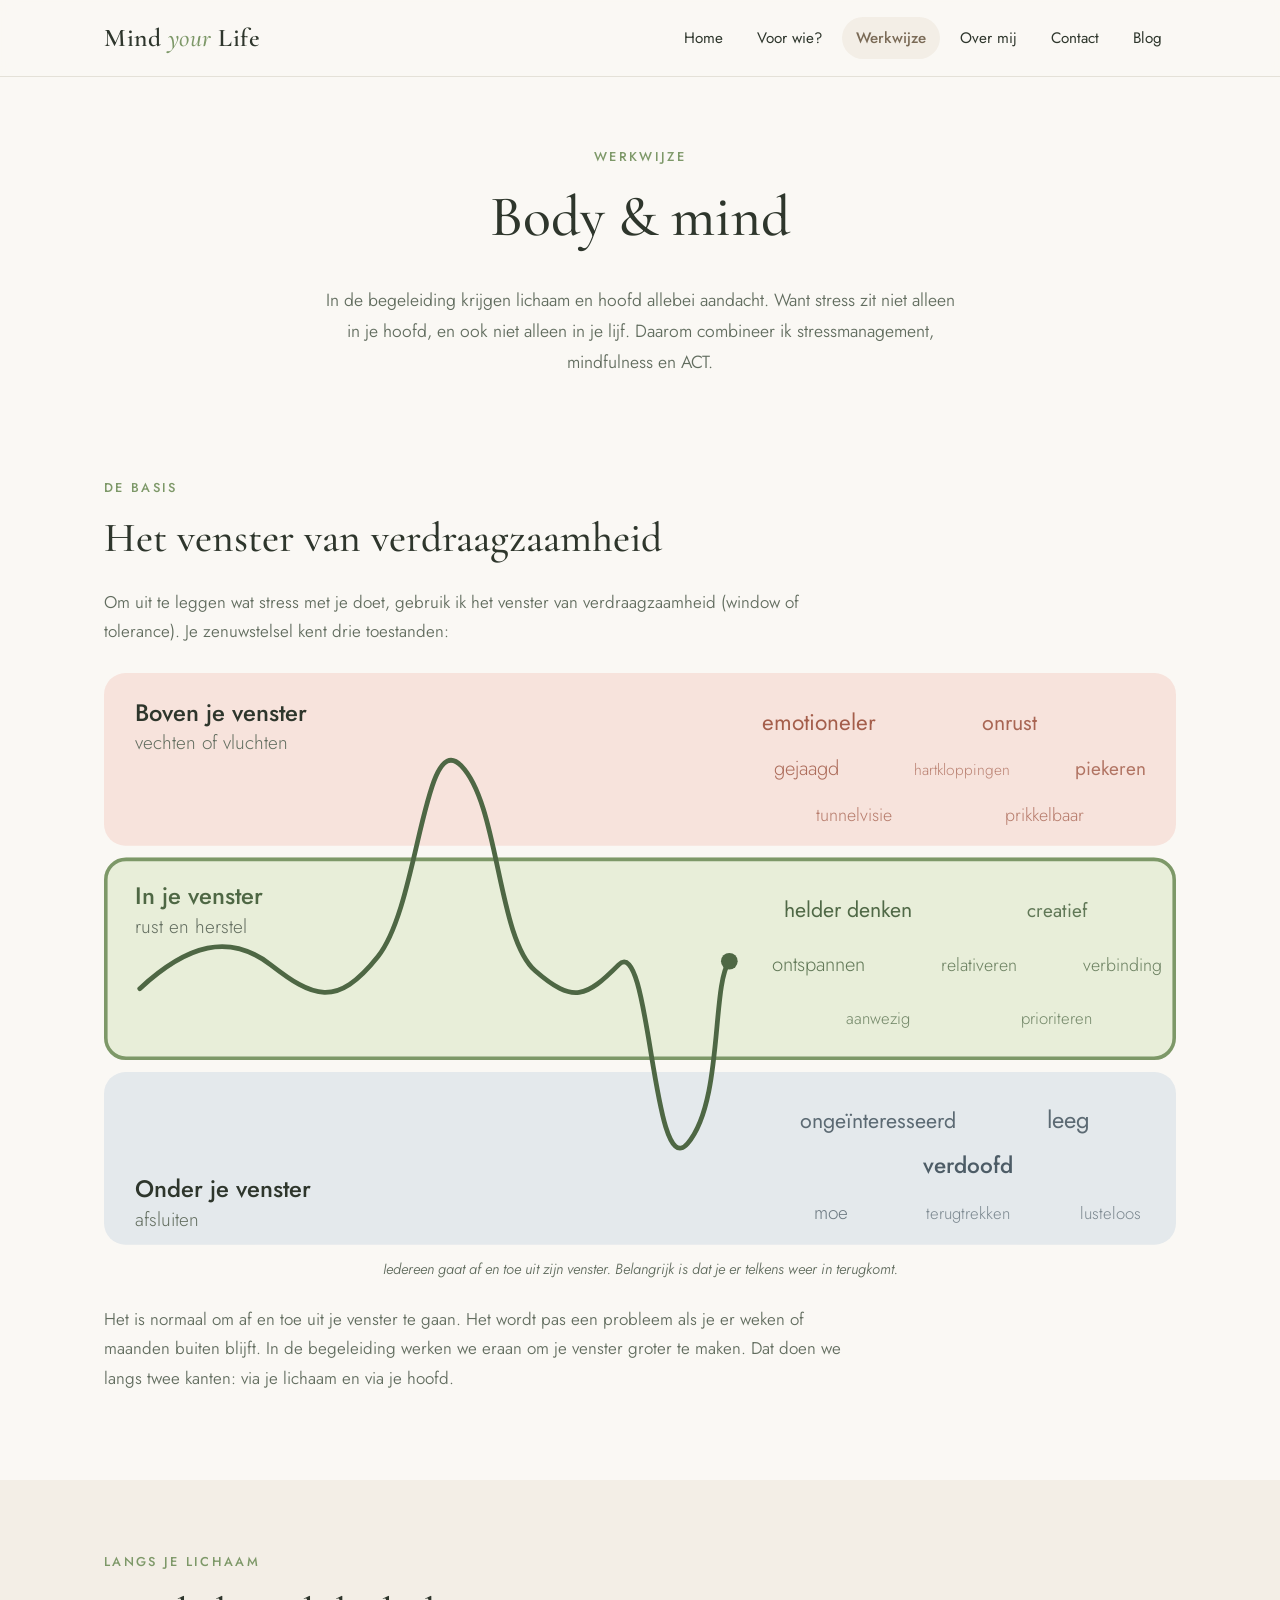
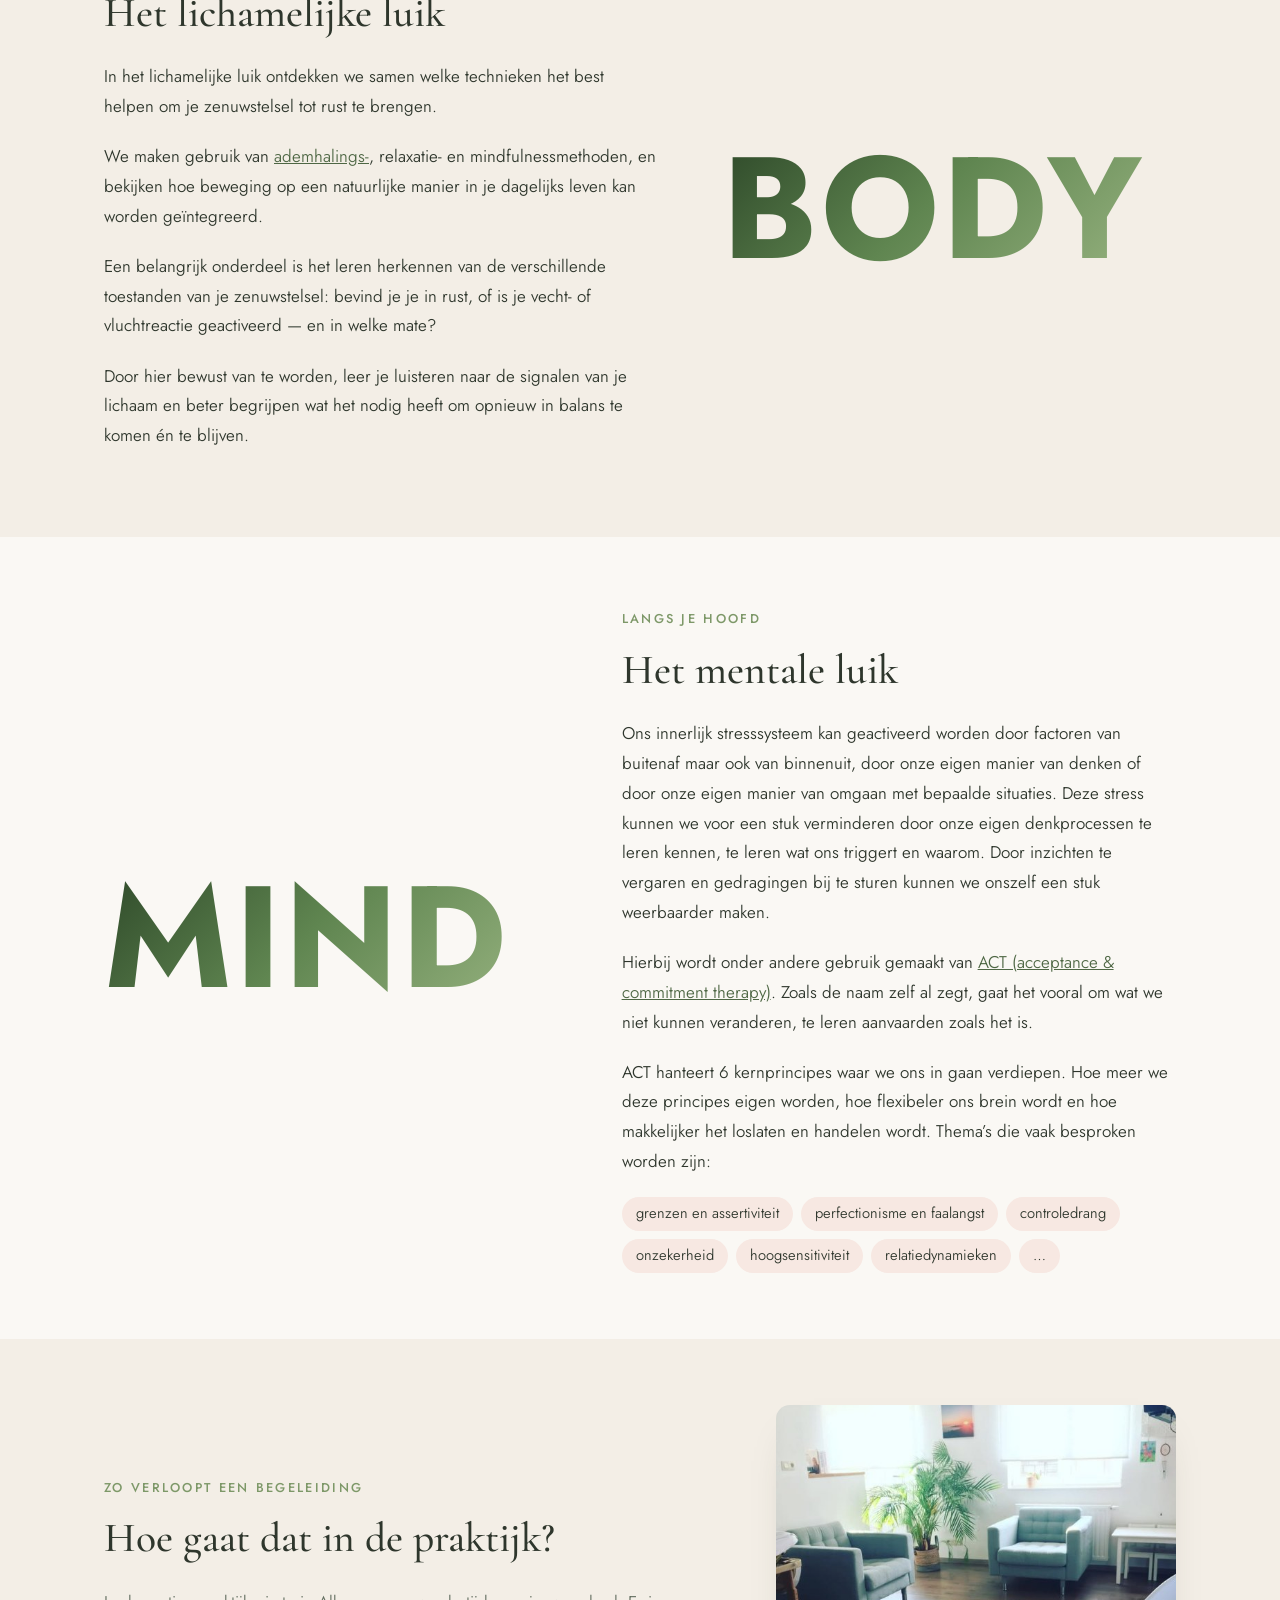
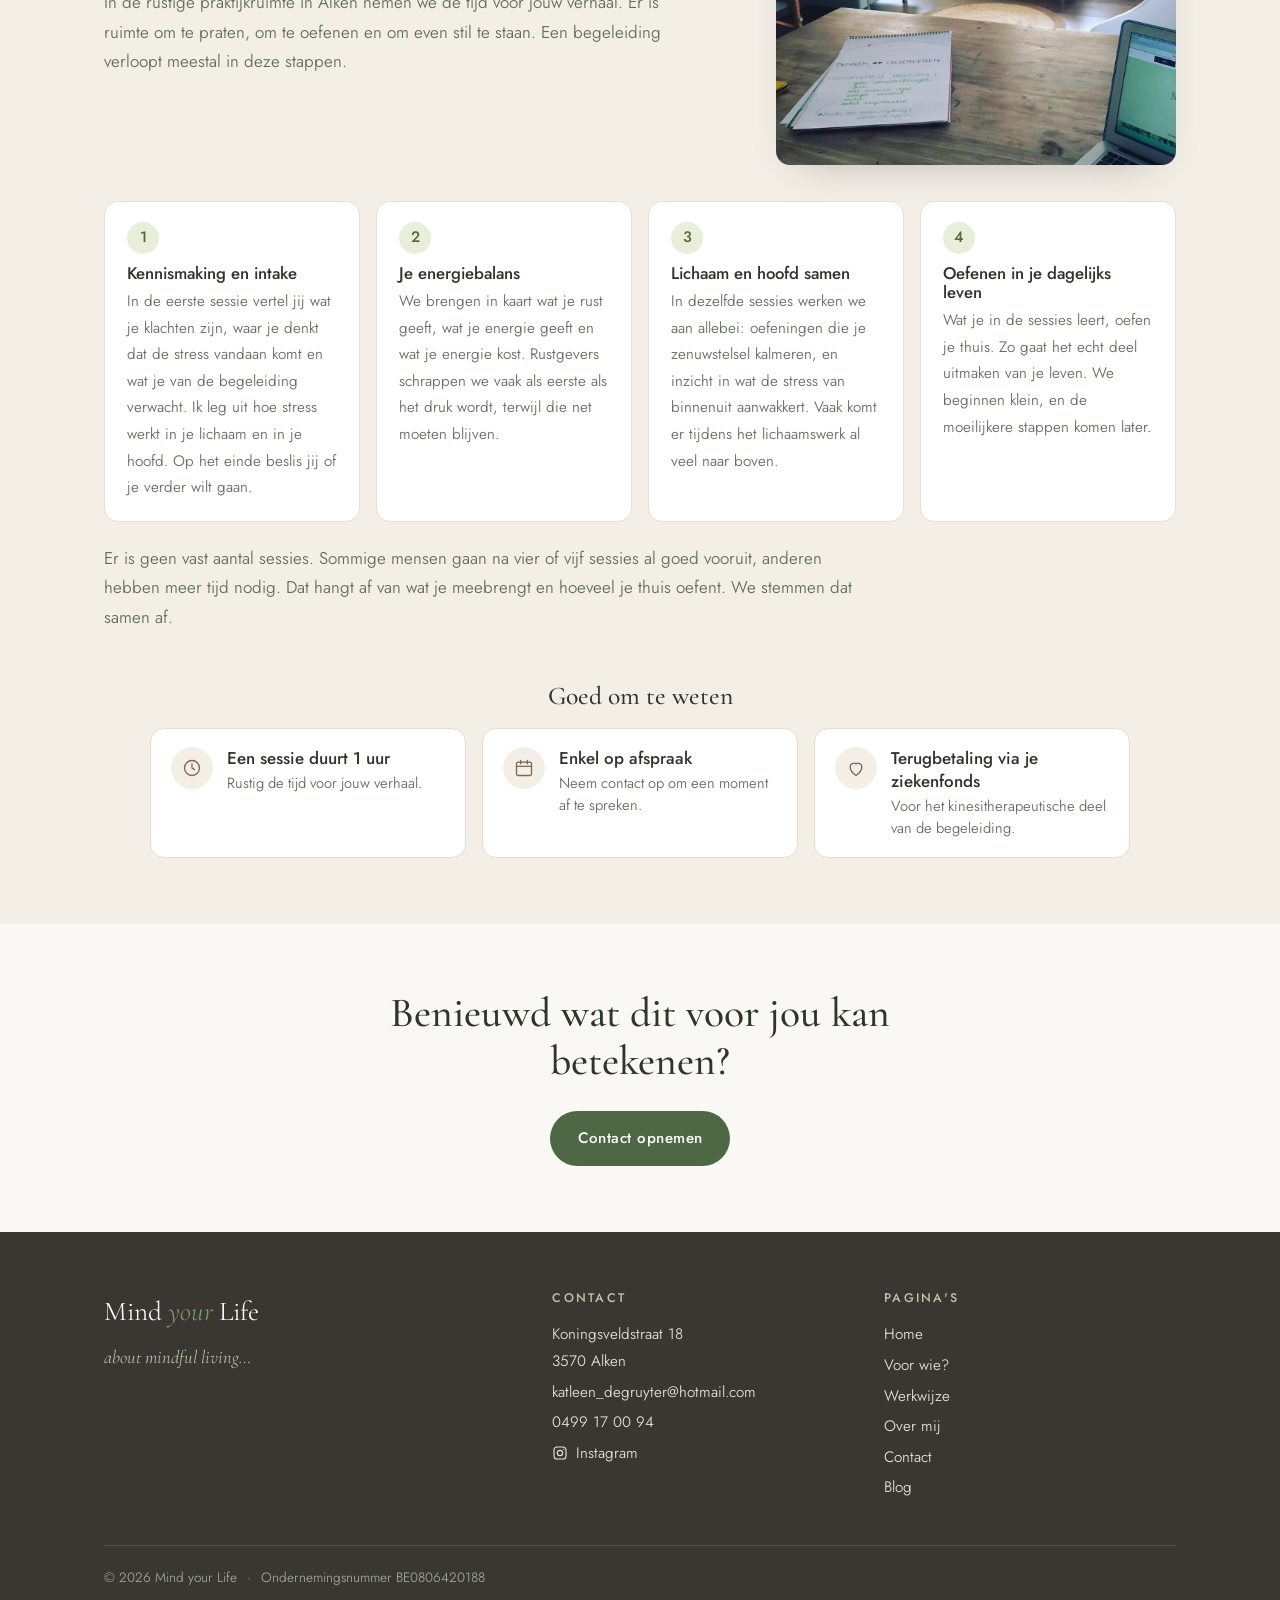
<file: werkwijze.html>
<!DOCTYPE html>
<html lang="nl">
<head>
  <meta charset="UTF-8">
  <meta name="viewport" content="width=device-width, initial-scale=1">
  <title>Werkwijze: stressmanagement met lichaam en hoofd in Alken | Mind your Life</title>
  <meta name="description" content="Stressmanagement in Alken: een aanpak met ademhaling, relaxatie, mindfulness en ACT (acceptance & commitment therapy).">
  <link rel="preconnect" href="https://fonts.googleapis.com">
  <link rel="preconnect" href="https://fonts.gstatic.com" crossorigin>
  <link href="https://fonts.googleapis.com/css2?family=Cormorant+Garamond:ital,wght@0,500;0,600;1,500&family=Jost:wght@300;400;500;700&display=swap" rel="stylesheet">
  <link rel="stylesheet" href="style.css">

  <link rel="icon" href="favicon.ico" sizes="any">
  <link rel="icon" href="favicon.svg" type="image/svg+xml">
  <link rel="apple-touch-icon" href="apple-touch-icon.png">

  <link rel="canonical" href="https://www.mindyourlife.coach/werkwijze.html">
  <meta property="og:title" content="Werkwijze: stressmanagement met lichaam en hoofd in Alken | Mind your Life">
  <meta property="og:description" content="Stressmanagement in Alken: ademhaling, relaxatie, mindfulness en ACT (acceptance & commitment therapy).">
  <meta property="og:image" content="https://www.mindyourlife.coach/img/praktijk.jpg">
  <meta property="og:url" content="https://www.mindyourlife.coach/werkwijze.html">
  <meta property="og:type" content="website">
</head>
<body>

  <header class="site-header">
    <div class="wrap">
      <a class="logo" href="index.html">Mind <span>your</span> Life</a>
      <button class="nav-toggle" aria-label="Menu openen" aria-expanded="false" aria-controls="nav">
        <span></span><span></span><span></span>
      </button>
      <nav class="nav" id="nav" aria-label="Hoofdmenu">
        <ul>
          <li><a href="index.html">Home</a></li>
          <li><a href="voor-wie.html">Voor wie?</a></li>
          <li><a href="werkwijze.html" aria-current="page">Werkwijze</a></li>
          <li><a href="over-mij.html">Over mij</a></li>
          <li><a href="contact.html">Contact</a></li>
          <li><a href="blog.html">Blog</a></li>
        </ul>
      </nav>
    </div>
  </header>

  <main>

    <section class="page-intro">
      <div class="wrap">
        <span class="eyebrow">Werkwijze</span>
        <h1>Body &amp; mind</h1>
        <p>In de begeleiding krijgen lichaam en hoofd allebei aandacht. Want stress zit niet alleen in je hoofd, en ook niet alleen in je lijf. Daarom combineer ik stressmanagement, mindfulness en ACT.</p>
      </div>
    </section>

    <section class="section">
      <div class="wrap">
        <span class="eyebrow">De basis</span>
        <h2>Het venster van verdraagzaamheid</h2>
        <p class="venster__intro">Om uit te leggen wat stress met je doet, gebruik ik het venster van verdraagzaamheid (window of tolerance). Je zenuwstelsel kent drie toestanden:</p>
        <figure class="venster__fig venster__fig--groot">
          <svg class="venster__svg venster__svg--breed" viewBox="0 0 900 480" role="img" aria-labelledby="vt vd">
<title id="vt">Het venster van verdraagzaamheid</title>
<desc id="vd">Drie vlakken boven elkaar: boven je venster (vechten of vluchten), in je venster (rust en herstel) en onder je venster (afsluiten). Een golvende lijn beweegt meestal in het middelste vlak, schiet er één keer boven uit en zakt er één keer onder. Bij elk vlak staan kernwoorden.</desc>
<rect x="0" y="0" width="900" height="145" rx="18" fill="#f7e3dc"/>
<rect x="0" y="155" width="900" height="170" rx="18" fill="#e8eed9"/>
<rect x="0" y="335" width="900" height="145" rx="18" fill="#e4e9ec"/>
<rect x="1.5" y="156.5" width="897" height="167" rx="17" fill="none" stroke="#7d9868" stroke-width="3"/>
<text x="26" y="40" class="vs-kop">Boven je venster</text>
<text x="26" y="64" class="vs-sub">vechten of vluchten</text>
<text x="26" y="194" class="vs-kop vs-kop--rust">In je venster</text>
<text x="26" y="218" class="vs-sub">rust en herstel</text>
<text x="26" y="440" class="vs-kop">Onder je venster</text>
<text x="26" y="464" class="vs-sub">afsluiten</text>
<path d="M30 265 C 70 228, 105 218, 140 245 S 195 282, 230 238 S 268 45, 300 78 S 330 222, 362 250 S 405 272, 432 245 S 460 430, 490 395 S 510 262, 525 242" fill="none" stroke="#4e6744" stroke-width="4" stroke-linecap="round"/>
<circle cx="525" cy="242" r="7" fill="#4e6744"/>
<text x="600" y="48" font-size="19" font-weight="400" fill="#9a4f3b" fill-opacity="0.9" text-anchor="middle" class="vs-w">emotioneler</text><text x="760" y="48" font-size="18" font-weight="400" fill="#9a4f3b" fill-opacity="0.85" text-anchor="middle" class="vs-w">onrust</text><text x="590" y="86" font-size="17" font-weight="300" fill="#9a4f3b" fill-opacity="0.8" text-anchor="middle" class="vs-w">gejaagd</text><text x="845" y="86" font-size="16" font-weight="400" fill="#9a4f3b" fill-opacity="0.75" text-anchor="middle" class="vs-w">piekeren</text><text x="630" y="124" font-size="15" font-weight="300" fill="#9a4f3b" fill-opacity="0.7" text-anchor="middle" class="vs-w">tunnelvisie</text><text x="790" y="124" font-size="15" font-weight="300" fill="#9a4f3b" fill-opacity="0.7" text-anchor="middle" class="vs-w">prikkelbaar</text><text x="720" y="86" font-size="13" font-weight="300" fill="#9a4f3b" fill-opacity="0.65" text-anchor="middle" class="vs-w">hartkloppingen</text><text x="625" y="205" font-size="18" font-weight="400" fill="#3f5a36" fill-opacity="0.9" text-anchor="middle" class="vs-w">helder denken</text><text x="600" y="250" font-size="17" font-weight="300" fill="#3f5a36" fill-opacity="0.8" text-anchor="middle" class="vs-w">ontspannen</text><text x="735" y="250" font-size="15" font-weight="300" fill="#3f5a36" fill-opacity="0.75" text-anchor="middle" class="vs-w">relativeren</text><text x="800" y="205" font-size="16" font-weight="400" fill="#3f5a36" fill-opacity="0.8" text-anchor="middle" class="vs-w">creatief</text><text x="855" y="250" font-size="15" font-weight="300" fill="#3f5a36" fill-opacity="0.75" text-anchor="middle" class="vs-w">verbinding</text><text x="650" y="295" font-size="14" font-weight="300" fill="#3f5a36" fill-opacity="0.7" text-anchor="middle" class="vs-w">aanwezig</text><text x="800" y="295" font-size="14" font-weight="300" fill="#3f5a36" fill-opacity="0.7" text-anchor="middle" class="vs-w">prioriteren</text><text x="650" y="382" font-size="18" font-weight="400" fill="#4d5c66" fill-opacity="0.9" text-anchor="middle" class="vs-w">ongeïnteresseerd</text><text x="810" y="382" font-size="20" font-weight="400" fill="#4d5c66" fill-opacity="0.9" text-anchor="middle" class="vs-w">leeg</text><text x="725" y="420" font-size="19" font-weight="500" fill="#4d5c66" fill-opacity="1" text-anchor="middle" class="vs-w">verdoofd</text><text x="610" y="458" font-size="16" font-weight="300" fill="#4d5c66" fill-opacity="0.8" text-anchor="middle" class="vs-w">moe</text><text x="725" y="458" font-size="14" font-weight="300" fill="#4d5c66" fill-opacity="0.7" text-anchor="middle" class="vs-w">terugtrekken</text><text x="845" y="458" font-size="14" font-weight="300" fill="#4d5c66" fill-opacity="0.7" text-anchor="middle" class="vs-w">lusteloos</text>
</svg>
          <svg class="venster__svg venster__svg--smal" viewBox="0 0 400 690" role="img" aria-labelledby="vt2 vd2">
<title id="vt2">Het venster van verdraagzaamheid</title>
<desc id="vd2">Drie vlakken boven elkaar: boven je venster (vechten of vluchten), in je venster (rust en herstel) en onder je venster (afsluiten). Een golvende lijn beweegt meestal in het middelste vlak, schiet er één keer boven uit en zakt er één keer onder. Bij elk vlak staan kernwoorden.</desc>
<rect x="0" y="0" width="400" height="220" rx="16" fill="#f7e3dc"/>
<rect x="0" y="230" width="400" height="240" rx="16" fill="#e8eed9"/>
<rect x="0" y="480" width="400" height="210" rx="16" fill="#e4e9ec"/>
<rect x="1.5" y="231.5" width="397" height="237" rx="15" fill="none" stroke="#7d9868" stroke-width="3"/>
<rect x="186" y="8" width="204" height="62" rx="10" fill="#ffffff" fill-opacity="0.72"/><rect x="186" y="238" width="204" height="62" rx="10" fill="#ffffff" fill-opacity="0.72"/><rect x="186" y="488" width="204" height="62" rx="10" fill="#ffffff" fill-opacity="0.72"/><text x="200" y="32" class="vs-kop">Boven je venster</text><text x="200" y="58" class="vs-sub">vechten of vluchten</text>
<text x="200" y="262" class="vs-kop vs-kop--rust">In je venster</text><text x="200" y="288" class="vs-sub">rust en herstel</text>
<text x="200" y="512" class="vs-kop">Onder je venster</text><text x="200" y="538" class="vs-sub">afsluiten</text>
<path d="M18 355 C 30 335, 45 330, 58 345 S 75 375, 88 350 S 100 70, 113 80 S 124 320, 132 350 S 142 370, 148 355 S 160 655, 168 635 S 176 380, 182 340" fill="none" stroke="#4e6744" stroke-width="4" stroke-linecap="round"/>
<circle cx="182" cy="340" r="6" fill="#4e6744"/>
<text x="258" y="100" font-size="16" font-weight="400" fill="#9a4f3b" fill-opacity="0.9" text-anchor="middle" class="vs-w">emotioneler</text><text x="352" y="100" font-size="14" font-weight="400" fill="#9a4f3b" fill-opacity="0.85" text-anchor="middle" class="vs-w">onrust</text><text x="242" y="136" font-size="14" font-weight="300" fill="#9a4f3b" fill-opacity="0.8" text-anchor="middle" class="vs-w">gejaagd</text><text x="338" y="136" font-size="14" font-weight="400" fill="#9a4f3b" fill-opacity="0.8" text-anchor="middle" class="vs-w">piekeren</text><text x="264" y="172" font-size="13" font-weight="300" fill="#9a4f3b" fill-opacity="0.7" text-anchor="middle" class="vs-w">hartkloppingen</text><text x="357" y="172" font-size="13" font-weight="300" fill="#9a4f3b" fill-opacity="0.7" text-anchor="middle" class="vs-w">tunnelvisie</text><text x="300" y="206" font-size="13" font-weight="300" fill="#9a4f3b" fill-opacity="0.7" text-anchor="middle" class="vs-w">prikkelbaar</text><text x="262" y="332" font-size="14" font-weight="400" fill="#3f5a36" fill-opacity="0.9" text-anchor="middle" class="vs-w">helder denken</text><text x="248" y="370" font-size="14" font-weight="300" fill="#3f5a36" fill-opacity="0.8" text-anchor="middle" class="vs-w">ontspannen</text><text x="343" y="370" font-size="13" font-weight="300" fill="#3f5a36" fill-opacity="0.75" text-anchor="middle" class="vs-w">relativeren</text><text x="355" y="332" font-size="14" font-weight="400" fill="#3f5a36" fill-opacity="0.8" text-anchor="middle" class="vs-w">creatief</text><text x="252" y="408" font-size="13" font-weight="300" fill="#3f5a36" fill-opacity="0.75" text-anchor="middle" class="vs-w">verbinding</text><text x="345" y="408" font-size="13" font-weight="300" fill="#3f5a36" fill-opacity="0.7" text-anchor="middle" class="vs-w">aanwezig</text><text x="298" y="446" font-size="13" font-weight="300" fill="#3f5a36" fill-opacity="0.7" text-anchor="middle" class="vs-w">prioriteren</text><text x="265" y="584" font-size="15" font-weight="400" fill="#4d5c66" fill-opacity="0.9" text-anchor="middle" class="vs-w">ongeïnteresseerd</text><text x="362" y="584" font-size="16" font-weight="400" fill="#4d5c66" fill-opacity="0.9" text-anchor="middle" class="vs-w">leeg</text><text x="305" y="620" font-size="16" font-weight="500" fill="#4d5c66" fill-opacity="1" text-anchor="middle" class="vs-w">verdoofd</text><text x="245" y="654" font-size="14" font-weight="300" fill="#4d5c66" fill-opacity="0.8" text-anchor="middle" class="vs-w">moe</text><text x="335" y="654" font-size="13" font-weight="300" fill="#4d5c66" fill-opacity="0.7" text-anchor="middle" class="vs-w">terugtrekken</text><text x="295" y="680" font-size="13" font-weight="300" fill="#4d5c66" fill-opacity="0.7" text-anchor="middle" class="vs-w">lusteloos</text>
</svg>
          <figcaption>Iedereen gaat af en toe uit zijn venster. Belangrijk is dat je er telkens weer in terugkomt.</figcaption>
        </figure>
        <p class="venster__intro">Het is normaal om af en toe uit je venster te gaan. Het wordt pas een probleem als je er weken of maanden buiten blijft. In de begeleiding werken we eraan om je venster groter te maken. Dat doen we langs twee kanten: via je lichaam en via je hoofd.</p>
      </div>
    </section>

    <section class="section section--tint">
      <div class="wrap split">
        <div>
          <span class="eyebrow">Langs je lichaam</span>
          <h2>Het lichamelijke luik</h2>
          <p>In het lichamelijke luik ontdekken we samen welke technieken het best helpen om je zenuwstelsel tot rust te brengen.</p>
          <p>We maken gebruik van <a href="ademhalingsoefening.html">ademhalings-</a>, relaxatie- en mindfulnessmethoden, en bekijken hoe beweging op een natuurlijke manier in je dagelijks leven kan worden ge&iuml;ntegreerd.</p>
          <p>Een belangrijk onderdeel is het leren herkennen van de verschillende toestanden van je zenuwstelsel: bevind je je in rust, of is je vecht- of vluchtreactie geactiveerd &mdash; en in welke mate?</p>
          <p>Door hier bewust van te worden, leer je luisteren naar de signalen van je lichaam en beter begrijpen wat het nodig heeft om opnieuw in balans te komen &eacute;n te blijven.</p>
        </div>
        <div class="split__media">
          <p class="word" aria-hidden="true">BODY</p>
        </div>
      </div>
    </section>

    <section class="section">
      <div class="wrap split split--reverse">
        <div>
          <span class="eyebrow">Langs je hoofd</span>
          <h2>Het mentale luik</h2>
          <p>Ons innerlijk stresssysteem kan geactiveerd worden door factoren van buitenaf maar ook van binnenuit, door onze eigen manier van denken of door onze eigen manier van omgaan met bepaalde situaties. Deze stress kunnen we voor een stuk verminderen door onze eigen denkprocessen te leren kennen, te leren wat ons triggert en waarom. Door inzichten te vergaren en gedragingen bij te sturen kunnen we onszelf een stuk weerbaarder maken.</p>
          <p>Hierbij wordt onder andere gebruik gemaakt van <a href="wat-is-act.html">ACT (acceptance &amp; commitment therapy)</a>. Zoals de naam zelf al zegt, gaat het vooral om wat we niet kunnen veranderen, te leren aanvaarden zoals het is.</p>
          <p>ACT hanteert 6 kernprincipes waar we ons in gaan verdiepen. Hoe meer we deze principes eigen worden, hoe flexibeler ons brein wordt en hoe makkelijker het loslaten en handelen wordt. Thema&rsquo;s die vaak besproken worden zijn:</p>
          <ul class="themes">
            <li>grenzen en assertiviteit</li>
            <li>perfectionisme en faalangst</li>
            <li>controledrang</li>
            <li>onzekerheid</li>
            <li>hoogsensitiviteit</li>
            <li>relatiedynamieken</li>
            <li>&hellip;</li>
          </ul>
        </div>
        <div class="split__media">
          <p class="word" aria-hidden="true">MIND</p>
        </div>
      </div>
    </section>

    <section class="section section--tint">
      <div class="wrap">
        <div class="praktijk-kop">
          <div>
            <span class="eyebrow">Zo verloopt een begeleiding</span>
            <h2>Hoe gaat dat in de praktijk?</h2>
            <p>In de rustige praktijkruimte in Alken nemen we de tijd voor jouw verhaal. Er is ruimte om te praten, om te oefenen en om even stil te staan. Een begeleiding verloopt meestal in deze stappen.</p>
          </div>
          <img class="praktijk-kop__img" src="img/praktijk-sessie.jpg" alt="De praktijkruimte van Mind your Life met lichtgroene zetels, een plant en een flap over mindfulness op tafel" loading="lazy">
        </div>
        <div class="traject">
          <div class="vak"><span class="nr">1</span><h3>Kennismaking en intake</h3><p>In de eerste sessie vertel jij wat je klachten zijn, waar je denkt dat de stress vandaan komt en wat je van de begeleiding verwacht. Ik leg uit hoe stress werkt in je lichaam en in je hoofd. Op het einde beslis jij of je verder wilt gaan.</p></div>
          <div class="vak"><span class="nr">2</span><h3>Je energiebalans</h3><p>We brengen in kaart wat je rust geeft, wat je energie geeft en wat je energie kost. Rustgevers schrappen we vaak als eerste als het druk wordt, terwijl die net moeten blijven.</p></div>
          <div class="vak"><span class="nr">3</span><h3>Lichaam en hoofd samen</h3><p>In dezelfde sessies werken we aan allebei: oefeningen die je zenuwstelsel kalmeren, en inzicht in wat de stress van binnenuit aanwakkert. Vaak komt er tijdens het lichaamswerk al veel naar boven.</p></div>
          <div class="vak"><span class="nr">4</span><h3>Oefenen in je dagelijks leven</h3><p>Wat je in de sessies leert, oefen je thuis. Zo gaat het echt deel uitmaken van je leven. We beginnen klein, en de moeilijkere stappen komen later.</p></div>
        </div>
        <p class="traject__noot">Er is geen vast aantal sessies. Sommige mensen gaan na vier of vijf sessies al goed vooruit, anderen hebben meer tijd nodig. Dat hangt af van wat je meebrengt en hoeveel je thuis oefent. We stemmen dat samen af.</p>
        <h3 class="praktisch__kop">Goed om te weten</h3>
        <div class="praktisch">
          <div class="praktisch__item"><span class="praktisch__ico"><svg viewBox="0 0 24 24" fill="none" stroke="currentColor" stroke-width="1.6" stroke-linecap="round" stroke-linejoin="round" aria-hidden="true"><circle cx="12" cy="12" r="9"/><path d="M12 7v5l3 2"/></svg></span><div><b>Een sessie duurt 1 uur</b><span>Rustig de tijd voor jouw verhaal.</span></div></div>
          <div class="praktisch__item"><span class="praktisch__ico"><svg viewBox="0 0 24 24" fill="none" stroke="currentColor" stroke-width="1.6" stroke-linecap="round" stroke-linejoin="round" aria-hidden="true"><rect x="3" y="5" width="18" height="16" rx="2"/><path d="M3 10h18M8 3v4M16 3v4"/></svg></span><div><b>Enkel op afspraak</b><span>Neem contact op om een moment af te spreken.</span></div></div>
          <div class="praktisch__item"><span class="praktisch__ico"><svg viewBox="0 0 24 24" fill="none" stroke="currentColor" stroke-width="1.6" stroke-linecap="round" stroke-linejoin="round" aria-hidden="true"><path d="M12 21s-7-4.5-7-10.5A4.5 4.5 0 0 1 12 7a4.5 4.5 0 0 1 7 3.5C19 16.5 12 21 12 21z"/></svg></span><div><b>Terugbetaling via je ziekenfonds</b><span>Voor het kinesitherapeutische deel van de begeleiding.</span></div></div>
        </div>
      </div>
    </section>

    <section class="section">
      <div class="wrap cta">
        <h2>Benieuwd wat dit voor jou kan betekenen?</h2>
        <div class="btn-row" style="justify-content:center">
          <a class="btn" href="contact.html">Contact opnemen</a>
        </div>
      </div>
    </section>
</main>

  <footer class="site-footer">
    <div class="wrap">
      <div class="footer-grid">
        <div>
          <div class="footer-brand">Mind <span>your</span> Life</div>
          <div class="footer-tag">about mindful living&hellip;</div>
        </div>
        <div>
          <h4>Contact</h4>
          <ul>
            <li>Koningsveldstraat 18<br>3570 Alken</li>
            <li><a href="mailto:katleen_degruyter@hotmail.com">katleen_degruyter@hotmail.com</a></li>
            <li><a href="tel:+32499170094">0499 17 00 94</a></li>
            <li><a class="ig-link" href="https://www.instagram.com/mindyourlife.coach/" target="_blank" rel="noopener"><svg viewBox="0 0 24 24" width="16" height="16" fill="none" stroke="currentColor" stroke-width="1.7" aria-hidden="true"><rect x="3" y="3" width="18" height="18" rx="5"/><circle cx="12" cy="12" r="4"/><circle cx="17.5" cy="6.5" r="1" fill="currentColor" stroke="none"/></svg> Instagram</a></li>
          </ul>
        </div>
        <div>
          <h4>Pagina's</h4>
          <ul>
            <li><a href="index.html">Home</a></li>
            <li><a href="voor-wie.html">Voor wie?</a></li>
            <li><a href="werkwijze.html">Werkwijze</a></li>
            <li><a href="over-mij.html">Over mij</a></li>
            <li><a href="contact.html">Contact</a></li>
            <li><a href="blog.html">Blog</a></li>
          </ul>
        </div>
      </div>
      <div class="footer-bottom">&copy; <span id="year">2026</span> Mind your Life <span class="footer-sep">&middot;</span> Ondernemingsnummer BE0806420188</div>
    </div>
  </footer>

  <script>
    (function () {
      var btn = document.querySelector('.nav-toggle');
      var nav = document.getElementById('nav');
      btn.addEventListener('click', function () {
        var open = nav.classList.toggle('is-open');
        btn.setAttribute('aria-expanded', open);
      });
      document.getElementById('year').textContent = new Date().getFullYear();
    })();
  </script>
</body>
</html>
</file>
<file: style.css>
/* ==========================================================
   Mind your Life — stijlpagina
   Kleuren, lettertypes en opmaak voor alle pagina's
   ========================================================== */

:root {
  --bg: #faf8f4;          /* warm gebroken wit */
  --surface: #ffffff;
  --sage: #7d9868;        /* saliegroen */
  --sage-dark: #4e6744;
  --sage-light: #e8eed9;  /* zacht groen van de oude footer */
  --blush: #f7e8e2;       /* zacht roze van het oude menu */
  --terracotta: #b8735a;
  --ink: #2e362c;
  --muted: #626d5f;
  --line: #e4e1d8;

  --serif: "Cormorant Garamond", Georgia, "Times New Roman", serif;
  --sans: "Jost", "Segoe UI", Helvetica, Arial, sans-serif;

  --wrap: 1120px;
  --radius: 14px;
  --shadow: 0 18px 40px -24px rgba(46, 54, 44, 0.35);
}

*,
*::before,
*::after { box-sizing: border-box; }

html { scroll-behavior: smooth; }

body {
  margin: 0;
  background: var(--bg);
  color: var(--ink);
  font-family: var(--sans);
  font-size: 17px;
  font-weight: 350;
  line-height: 1.75;
  -webkit-font-smoothing: antialiased;
}

img { max-width: 100%; display: block; }

a { color: var(--sage-dark); }
a:hover { color: var(--terracotta); }

h1, h2, h3 {
  font-family: var(--serif);
  font-weight: 500;
  line-height: 1.15;
  color: var(--ink);
  margin: 0 0 0.6em;
}
h1 { font-size: clamp(2.4rem, 5vw, 3.6rem); }
h2 { font-size: clamp(1.9rem, 3.6vw, 2.6rem); }
h3 { font-size: 1.5rem; }

p { margin: 0 0 1.2em; }

.wrap {
  width: 100%;
  max-width: var(--wrap);
  margin: 0 auto;
  padding: 0 24px;
}

.eyebrow {
  display: inline-block;
  font-family: var(--sans);
  font-size: 0.8rem;
  font-weight: 500;
  letter-spacing: 0.18em;
  text-transform: uppercase;
  color: var(--sage);
  margin-bottom: 1rem;
}

/* ---------- Header & navigatie ---------- */

.site-header {
  position: sticky;
  top: 0;
  z-index: 50;
  background: rgba(250, 248, 244, 0.92);
  backdrop-filter: blur(8px);
  border-bottom: 1px solid var(--line);
}

.site-header .wrap {
  display: flex;
  align-items: center;
  justify-content: space-between;
  min-height: 76px;
}

.logo {
  font-family: var(--serif);
  font-size: 1.6rem;
  font-weight: 600;
  letter-spacing: 0.02em;
  color: var(--ink);
  text-decoration: none;
  line-height: 1;
}
.logo span { color: var(--sage); font-style: italic; font-weight: 500; }
.logo:hover { color: var(--ink); }

.nav ul {
  display: flex;
  gap: 6px;
  list-style: none;
  margin: 0;
  padding: 0;
}

.nav a {
  display: block;
  padding: 8px 14px;
  border-radius: 999px;
  font-size: 0.95rem;
  font-weight: 400;
  color: var(--ink);
  text-decoration: none;
  transition: background 0.2s, color 0.2s;
}
.nav a:hover { background: var(--blush); color: var(--ink); }
.nav a[aria-current="page"] { background: var(--sage-light); color: var(--sage-dark); font-weight: 500; }

.nav-toggle {
  display: none;
  background: none;
  border: 1px solid var(--line);
  border-radius: 10px;
  padding: 10px 12px;
  cursor: pointer;
}
.nav-toggle span {
  display: block;
  width: 22px;
  height: 2px;
  background: var(--ink);
  margin: 4px 0;
}

/* ---------- Algemene secties ---------- */

.section { padding: 66px 0; }
.section--tight { padding: 44px 0; }
.section--tint { background: var(--sage-light); }
.section--blush { background: var(--blush); }

.page-intro {
  padding: 64px 0 28px;
  text-align: center;
}
.page-intro p {
  max-width: 640px;
  margin: 0 auto;
  color: var(--muted);
  font-size: 1.1rem;
}

.split {
  display: grid;
  grid-template-columns: 1.1fr 0.9fr;
  gap: 64px;
  align-items: center;
}
.split > * { min-width: 0; }
.split--reverse { grid-template-columns: 0.9fr 1.1fr; }
.split--reverse .split__media { order: -1; }

.photo {
  border-radius: var(--radius);
  overflow: hidden;
  box-shadow: var(--shadow);
}
.photo img { width: 100%; height: 100%; object-fit: cover; }

.btn {
  display: inline-block;
  padding: 14px 28px;
  border-radius: 999px;
  background: var(--sage-dark);
  color: #fff;
  font-family: var(--sans);
  font-size: 0.95rem;
  font-weight: 500;
  letter-spacing: 0.03em;
  text-decoration: none;
  transition: background 0.2s, transform 0.2s;
}
.btn:hover { background: var(--ink); color: #fff; transform: translateY(-1px); }

.btn--ghost {
  background: transparent;
  color: var(--sage-dark);
  border: 1px solid var(--sage);
}
.btn--ghost:hover { background: var(--sage-light); color: var(--sage-dark); }

.btn-row { display: flex; flex-wrap: wrap; gap: 12px; margin-top: 8px; }

/* ---------- Home ---------- */

.hero { padding: 72px 0 96px; }
.hero .split { grid-template-columns: 1fr 0.85fr; }

.hero__title {
  font-family: var(--serif);
  font-size: clamp(3.6rem, 9vw, 7rem);
  font-weight: 500;
  line-height: 0.95;
  letter-spacing: 0.01em;
  margin: 0 0 28px;
}
.hero__title .outline {
  display: block;
  color: transparent;
  -webkit-text-stroke: 1.5px var(--ink);
}
.hero__title .accent { display: block; color: var(--sage); font-style: italic; }

.hero__tagline {
  font-size: 1.1rem;
  color: var(--muted);
  letter-spacing: 0.02em;
  margin-bottom: 32px;
}
.hero__tagline { display: flex; flex-wrap: wrap; column-gap: 12px; }
.hero__tagline span { color: var(--sage); }

.hero .photo { aspect-ratio: 4 / 5.6; }

.cards {
  display: grid;
  grid-template-columns: repeat(3, 1fr);
  gap: 24px;
}

.card {
  background: var(--surface);
  border: 1px solid var(--line);
  border-radius: var(--radius);
  padding: 32px 28px;
  text-decoration: none;
  color: var(--ink);
  transition: transform 0.2s, box-shadow 0.2s;
}
.card:hover { transform: translateY(-3px); box-shadow: var(--shadow); color: var(--ink); }
.card h3 { margin-bottom: 0.4em; }
.card p { color: var(--muted); font-size: 0.97rem; margin: 0 0 1em; }
.card .more { font-size: 0.9rem; font-weight: 500; color: var(--sage-dark); }

.cta {
  text-align: center;
  max-width: 680px;
  margin: 0 auto;
}
.cta p { color: var(--muted); }

/* ---------- Voor wie ---------- */

.quotes {
  list-style: none;
  padding: 0;
  margin: 0 auto;
  max-width: 900px;
  display: flex;
  flex-wrap: wrap;
  justify-content: center;
  gap: 14px;
}
.quotes li {
  background: var(--surface);
  border: 1px solid var(--line);
  border-radius: 999px;
  padding: 12px 24px;
  font-family: var(--serif);
  font-size: 1.3rem;
  font-style: italic;
  color: var(--ink);
}

.prose {
  max-width: 720px;
  margin: 0 auto;
  font-size: 1.08rem;
}

/* ---------- Werkwijze ---------- */

.motto {
  background: var(--sage-dark);
  color: #fff;
  text-align: center;
  padding: 56px 24px;
}
.motto p {
  font-family: var(--serif);
  font-size: clamp(1.6rem, 3.4vw, 2.4rem);
  font-style: italic;
  margin: 0;
}
.motto p::after {
  content: "";
  display: block;
  width: 64px;
  height: 1px;
  background: rgba(255, 255, 255, 0.6);
  margin: 22px auto 0;
}

.word {
  font-family: var(--sans);
  font-size: clamp(4.5rem, 12vw, 9rem);
  font-weight: 700;
  line-height: 0.9;
  letter-spacing: 0.02em;
  background: linear-gradient(135deg, #2f4a2a 0%, #5f8550 45%, #9cb784 100%);
  -webkit-background-clip: text;
  background-clip: text;
  color: transparent;
  margin: 0;
}

.themes {
  display: flex;
  flex-wrap: wrap;
  gap: 8px;
  list-style: none;
  padding: 0;
  margin: 8px 0 0;
}
.themes li {
  background: var(--blush);
  border-radius: 999px;
  padding: 4px 14px;
  font-size: 0.92rem;
}

/* ---------- Over mij ---------- */

.about .photo { aspect-ratio: 3 / 4.6; }

/* ---------- Contact ---------- */

.contact-grid {
  display: grid;
  grid-template-columns: repeat(3, 1fr);
  gap: 24px;
  margin-top: 40px;
}

.contact-item {
  background: var(--surface);
  border: 1px solid var(--line);
  border-radius: var(--radius);
  padding: 32px 24px;
  text-align: center;
}
.contact-item .icon {
  width: 52px;
  height: 52px;
  margin: 0 auto 16px;
  border-radius: 50%;
  background: var(--sage-light);
  display: grid;
  place-items: center;
}
.contact-item .icon svg { width: 22px; height: 22px; stroke: var(--sage-dark); }
.contact-item h3 { font-size: 1.3rem; margin-bottom: 0.3em; }
.contact-item p { margin: 0; color: var(--muted); }
.contact-item a { text-decoration: none; font-weight: 500; overflow-wrap: anywhere; }

/* ---------- Blog ---------- */

.posts { display: grid; gap: 28px; max-width: 920px; margin: 0 auto; }

.post {
  display: grid;
  grid-template-columns: 0.95fr 1.05fr;
  background: var(--surface);
  border: 1px solid var(--line);
  border-radius: var(--radius);
  overflow: hidden;
}
.post__img { aspect-ratio: 4 / 3; }
.post__img img { width: 100%; height: 100%; object-fit: cover; }
.post__body { padding: 32px 36px; display: flex; flex-direction: column; justify-content: center; }
.post__meta { font-size: 0.85rem; color: var(--muted); letter-spacing: 0.04em; margin-bottom: 10px; }
.post__body h2 { font-size: 1.9rem; margin-bottom: 0.35em; }
.post__body p { color: var(--muted); margin: 0; }

/* ---------- Footer ---------- */

.site-footer {
  background: var(--ink);
  color: #dfe3da;
  padding: 56px 0 28px;
  font-size: 0.95rem;
}
.site-footer a { color: #dfe3da; text-decoration: none; }
.site-footer a:hover { color: #fff; }

.footer-grid {
  display: grid;
  grid-template-columns: 1.4fr 1fr 1fr;
  gap: 40px;
}
.footer-brand span { color: var(--sage); font-style: italic; }
.footer-brand {
  font-family: var(--serif);
  font-size: 1.7rem;
  color: #fff;
  margin-bottom: 6px;
}
.footer-tag { font-family: var(--serif); font-style: italic; font-size: 1.15rem; color: #b9c7a9; }
.site-footer h4 {
  font-family: var(--sans);
  font-size: 0.78rem;
  font-weight: 500;
  letter-spacing: 0.18em;
  text-transform: uppercase;
  color: #b9c7a9;
  margin: 0 0 12px;
}
.site-footer ul { list-style: none; padding: 0; margin: 0; }
.site-footer li { margin-bottom: 4px; }

.footer-bottom {
  border-top: 1px solid rgba(255, 255, 255, 0.12);
  margin-top: 40px;
  padding-top: 20px;
  font-size: 0.85rem;
  color: #9aa597;
}

/* ---------- Responsief ---------- */

@media (max-width: 900px) {
  .split,
  .split--reverse,
  .hero .split { grid-template-columns: 1fr; gap: 40px; }
  .split--reverse .split__media { order: 0; }
  .cards,
  .contact-grid { grid-template-columns: 1fr; }
  .footer-grid { grid-template-columns: 1fr 1fr; }
  .footer-grid > :first-child { grid-column: 1 / -1; }
  .post { grid-template-columns: 1fr; }
  .section { padding: 64px 0; }
  .hero .photo { max-width: 460px; }
  .about .photo { max-width: 420px; }
}

@media (max-width: 760px) {
  .nav-toggle { display: block; }
  .nav {
    position: absolute;
    top: 100%;
    left: 0;
    right: 0;
    background: var(--bg);
    border-bottom: 1px solid var(--line);
    display: none;
  }
  .nav.is-open { display: block; }
  .nav ul { flex-direction: column; padding: 12px 16px 20px; gap: 2px; }
  .nav a { padding: 12px 16px; border-radius: 10px; }
}

@media (max-width: 520px) {
  body { font-size: 16px; }
  .wrap { padding: 0 16px; }
  .footer-grid { grid-template-columns: 1fr; }
  .quotes li { font-size: 1.15rem; border-radius: 18px; }
  .post__body { padding: 24px; }
}


.blog-kaartje {
  background: #fff;
  border-radius: 16px;
  padding: 2rem;
  margin: 0 auto 2rem;
  max-width: 46rem;
  box-shadow: 0 2px 12px rgba(46, 54, 44, 0.06);
}

.blog-kaartje h2 {
  font-family: "Cormorant Garamond", serif;
  margin: 0 0 0.25rem;
}

.blog-datum {
  color: #7D9868;
  font-size: 0.9rem;
  margin-top: 0;
}

.blog-knop {
  background: #4E6744;
  color: #fff;
  border: none;
  border-radius: 999px;
  padding: 0.6rem 1.4rem;
  font: inherit;
  cursor: pointer;
}

.blog-knop:hover {
  background: #2E362C;
}

.blog-kaartje.met-foto {
  display: grid;
  grid-template-columns: 2fr 3fr;   /* foto 2 delen breed, tekst 3 delen */
  gap: 2rem;
  max-width: 64rem;
  align-items: start;
}

.blog-foto {
  width: 100%;
  aspect-ratio: 4 / 5;
  object-fit: cover;
  border-radius: 12px;
}

.blog-inhoud > :first-child {
  margin-top: 0;
}

/* Op een gsm is er geen plaats voor twee kolommen: foto boven, tekst eronder */
@media (max-width: 700px) {
 
.blog-kaartje.met-foto {
  grid-template-columns: 1fr;
}
  
.blog-foto {
  aspect-ratio: 16 / 9;
}
}

/* ---------- Homepage: belofte ---------- */

.hero__title { margin-bottom: 24px; }
.hero__promise {
  font-family: var(--serif);
  font-size: clamp(1.6rem, 3vw, 2.1rem);
  line-height: 1.2;
  color: var(--ink);
  margin: 0 0 16px;
}
.hero__intro {
  font-size: 1.08rem;
  color: var(--muted);
  max-width: 34em;
  margin: 0 0 22px;
}
.theme-links { text-align: center; margin: 32px 0 0; color: var(--muted); font-size: 0.97rem; }
.theme-links span { color: var(--sage); margin: 0 6px; }

/* ---------- Instagram ---------- */

.ig-link { display: inline-flex; align-items: center; gap: 8px; }
.ig-cta { text-align: center; margin-top: 28px; }

/* ---------- Themapagina's ---------- */

.thema { max-width: 760px; margin: 0 auto; padding: 40px 24px 96px; }
.crumbs { font-size: 0.85rem; color: var(--muted); margin-bottom: 28px; }
.crumbs a { color: var(--muted); }
.crumbs span { margin: 0 8px; }
.thema h1 { margin-bottom: 0.5em; }
.thema h2 { font-size: clamp(1.6rem, 3vw, 2rem); margin: 1.8em 0 0.5em; }
.kort { background: var(--sage-light); border-radius: var(--radius); padding: 24px 28px; font-size: 1.12rem; }
.kort .eyebrow { margin-bottom: 0.4rem; }
.kort p { margin: 0; }
.thema ul.lijst { padding-left: 1.2em; }
.thema ul.lijst li { margin-bottom: 0.35em; }
.vgl { display: grid; grid-template-columns: 1fr 1fr; gap: 16px; margin: 0.5em 0 1.2em; }
.vak { background: var(--surface); border: 1px solid var(--line); border-radius: var(--radius); padding: 20px 22px; }
.vak h3 { font-family: var(--sans); font-size: 1.05rem; font-weight: 500; margin: 0 0 0.3em; }
.vak p { color: var(--muted); font-size: 0.95rem; margin: 0; }
.vak .nr { font-size: 0.8rem; font-weight: 500; color: var(--sage); }
.pijlers { grid-template-columns: 1fr 1fr; }
.stappen { list-style: none; padding: 0; counter-reset: stap; }
.stappen li { counter-increment: stap; display: flex; gap: 14px; align-items: center; margin-bottom: 12px; }
.stappen li::before { content: counter(stap); flex: 0 0 32px; height: 32px; border-radius: 50%; background: var(--sage-light); color: var(--sage-dark); display: grid; place-items: center; font-weight: 500; font-size: 0.9rem; }
.klein { font-size: 0.92rem; color: var(--muted); }
.audio { display: flex; gap: 20px; align-items: center; background: var(--sage-dark); color: #fff; border-radius: var(--radius); padding: 22px 26px; margin-top: 24px; }
.audio__knop { flex: 0 0 60px; height: 60px; border-radius: 50%; background: #fff; display: grid; place-items: center; opacity: 0.85; }
.audio__knop svg { width: 20px; height: 20px; fill: var(--sage-dark); margin-left: 3px; }
.audio__titel { font-family: var(--serif); font-size: 1.5rem; line-height: 1.1; }
.audio__sub { font-size: 0.88rem; color: #dfe3da; }
.tags { display: flex; flex-wrap: wrap; gap: 8px; list-style: none; padding: 0; margin: 0.6em 0 0; }
.tags li { background: var(--blush); border-radius: 999px; padding: 4px 14px; font-size: 0.92rem; }
.bloglink { display: flex; justify-content: space-between; align-items: center; background: var(--surface); border: 1px solid var(--line); border-radius: var(--radius); padding: 18px 22px; margin-top: 28px; text-decoration: none; color: var(--ink); }
.bloglink small { display: block; font-size: 0.75rem; letter-spacing: 0.14em; text-transform: uppercase; color: var(--sage); }
.bloglink strong { font-family: var(--serif); font-size: 1.35rem; font-weight: 500; }
.auteur { display: flex; gap: 14px; align-items: center; border-top: 1px solid var(--line); border-bottom: 1px solid var(--line); padding: 18px 0; margin-top: 40px; }
.auteur__k { flex: 0 0 48px; height: 48px; border-radius: 50%; background: var(--sage-light); color: var(--sage-dark); display: grid; place-items: center; font-family: var(--serif); font-size: 1.4rem; }
.auteur b { font-weight: 500; display: block; }
.auteur span { font-size: 0.88rem; color: var(--muted); }
.hulp { background: var(--sage-light); color: var(--ink); border: 1px solid #d3dcc4; border-left: 5px solid var(--sage); border-radius: var(--radius); padding: 32px; margin-top: 32px; }
.hulp h2 { color: var(--sage-dark); margin: 0 0 0.4em; }
.hulp p { color: var(--ink); }
.hulp .btn--ghost { background: #fff; }
.lees-ook { margin-top: 36px; }
.lees-ook .vgl a { text-decoration: none; color: var(--ink); font-family: var(--serif); font-size: 1.3rem; transition: transform 0.2s, box-shadow 0.2s; }
.lees-ook .vgl a:hover { transform: translateY(-2px); box-shadow: var(--shadow); }
@media (max-width: 600px) {
  .vgl, .pijlers { grid-template-columns: 1fr; }
  .audio { padding: 18px; }
  .hulp { padding: 24px; }
}

/* ---------- Homepage: titel in de stijl van het logo ---------- */

.hero__title {
  position: relative;
  font-size: clamp(2.6rem, 5.6vw, 4.4rem);
  width: 6.4em;
  max-width: 100%;
  height: 3em;
  margin: 0 0 28px clamp(8px, 2.5vw, 36px);
  line-height: 1;
}
.hero__title span { position: absolute; display: block; white-space: nowrap; }
.t-mind {
  left: 0;
  top: 0;
  font-family: var(--serif);
  font-weight: 500;
  text-transform: uppercase;
  letter-spacing: 0.1em;
  color: transparent;
  -webkit-text-stroke: 1.4px var(--ink);
}
.t-your {
  left: 6.4em;
  top: 2.55em;
  font-family: var(--sans);
  font-weight: 300;
  font-size: 0.42em;
  letter-spacing: 0.06em;
  color: var(--muted);
}
.t-life {
  left: 1.77em;
  top: 0.36em;
  font-family: "Pinyon Script", var(--serif);
  font-weight: 400;
  font-size: 1.95em;
  color: var(--ink);
}

/* Over mij: tussenkoppen en citaat */
.about__kop { font-size: clamp(1.5rem, 2.6vw, 1.9rem); margin: 1.4em 0 0.4em; }
.about__quote { margin: 1.6em 0 1.6em; padding-left: 18px; border-left: 3px solid var(--sage); font-family: var(--serif); font-style: italic; font-size: 1.5rem; color: var(--sage-dark); }

/* Werkwijze: traject en venster */
.traject { display: grid; grid-template-columns: repeat(4, 1fr); gap: 16px; margin-top: 24px; }
.traject .nr { display: inline-grid; place-items: center; width: 32px; height: 32px; border-radius: 50%; background: var(--sage-light); color: var(--sage-dark); font-size: 0.95rem; margin-bottom: 10px; }
.traject__noot, .venster__intro { max-width: 760px; color: var(--muted); margin-top: 22px; }
.venster { display: grid; grid-template-columns: repeat(3, 1fr); gap: 16px; margin-top: 20px; }
.vak--rust { border: 2px solid var(--sage); }
.vak--rust h3 { color: var(--sage-dark); }
@media (max-width: 900px) { .traject { grid-template-columns: 1fr 1fr; } }
@media (max-width: 600px) { .traject, .venster { grid-template-columns: 1fr; } }

/* Werkwijze: illustratie venster */
.venster-grid { display: grid; grid-template-columns: 1fr 1fr; gap: 48px; align-items: center; }
.venster-grid .venster { grid-template-columns: 1fr; gap: 12px; }
.venster__fig { margin: 0; }
.venster__svg { width: 100%; height: auto; display: block; }
.venster__fig figcaption { margin-top: 12px; font-size: 0.92rem; color: var(--muted); text-align: center; font-style: italic; }
.vs-kop { font-family: "Jost", sans-serif; font-size: 18px; font-weight: 500; fill: #2e362c; }
.vs-kop--rust { fill: #4e6744; }
.vs-sub { font-family: "Jost", sans-serif; font-size: 15px; font-weight: 300; fill: #626d5f; }
@media (max-width: 900px) { .venster-grid { grid-template-columns: 1fr; gap: 28px; } .venster__fig { max-width: 520px; } }

/* Homepagina: titel krijgt de ruimte, plaats onder de titel */
.hero__title { margin-top: 12px; margin-bottom: 36px; }
.hero__plaats { display: block; margin-bottom: 10px; }

/* Homepagina: titel als logo-afbeelding */
.hero__title--img { width: auto; height: auto; margin-left: 0; }
.hero__title--img img { display: block; width: 100%; max-width: 520px; height: auto; }
@media (max-width: 600px) { .hero__title--img img { max-width: 100%; } }

/* Homepagina: aanbod als labels, adres onder de knoppen */
.hero__tags { list-style: none; padding: 0; margin: 4px 0 30px; display: flex; flex-wrap: wrap; gap: 8px; }
.hero__tags li { background: var(--sage-light); color: var(--sage-dark); font-weight: 500; font-size: 0.95rem; letter-spacing: 0.01em; padding: 7px 15px; border-radius: 999px; }
.hero__adres { display: flex; align-items: center; justify-content: center; gap: 8px; margin-top: 24px; font-size: 1.08rem; font-weight: 500; color: var(--ink); letter-spacing: 0.01em; }
.hero__adres svg { color: var(--sage); flex: none; }

/* Over mij: foto bovenaan naast de tekst */
.about .split { align-items: start; }
.about .split__media { position: sticky; top: 110px; }
.page-intro + .about { padding-top: 24px; }
@media (max-width: 900px) { .about .split__media { position: static; } }
.about__quote--foto { margin: 28px 0 0; }
.about .btn-row { margin-top: 32px; }

/* Homepagina: knoppen gecentreerd onder de vier labels */
.hero__acties { width: fit-content; max-width: 100%; }
.hero__acties .btn-row { justify-content: center; }
/* Voor wie: knoppen gecentreerd */
.btn-row--midden { justify-content: center; }
/* Footer: ondernemingsnummer */
.footer-sep { margin: 0 6px; }

/* Contact: warme slotzin in de intro */
.page-intro p + p { margin-top: 0.6em; }
.page-intro .contact-warm { font-family: "Cormorant Garamond", serif; font-style: italic; font-size: 1.5rem; color: var(--sage-dark); margin-top: 0.8em; }

/* ---------- Blogartikels (eigen pagina per blog) ---------- */
.blogartikel .artikel__meta { font-size: 0.9rem; color: var(--muted); letter-spacing: 0.04em; margin: -0.2em 0 24px; }
.artikel__img { width: 100%; border-radius: var(--radius); margin: 0 0 32px; aspect-ratio: 16 / 9; object-fit: cover; }
.artikel__tekst h2 { font-size: clamp(1.6rem, 3vw, 2rem); margin: 1.6em 0 0.5em; }
.artikel__tip { margin: 32px 0; }
.artikel__tip p { margin: 0.3em 0 0; }
.artikel__tekst blockquote { font-family: var(--serif); font-style: italic; font-size: 1.5rem; line-height: 1.4; color: var(--sage-dark); border-left: 3px solid var(--sage); margin: 36px 0; padding: 4px 0 4px 24px; }
.artikel__terug { margin-top: 32px; }
.artikel__terug a { text-decoration: none; font-weight: 500; }
a.post { text-decoration: none; color: inherit; transition: transform 0.2s, box-shadow 0.2s; }
a.post:hover { transform: translateY(-2px); box-shadow: var(--shadow); }
.post__lees { margin-top: 16px; font-weight: 500; color: var(--sage-dark); }

/* ==========================================================
   Neutrale kleur: warm zand (op vraag van Katleen: minder groen)
   ========================================================== */
:root {
  --sand: #cdbca3;        /* warm zand */
  --sand-light: #f3eee6;  /* heel licht zand */
  --sand-dark: #7a6a56;   /* donker zand voor tekst */
  --ink-warm: #3a3632;    /* warm donkergrijs voor de footer */
}
.section--tint { background: var(--sand-light); }
.hero__tags li { background: var(--sand-light); color: var(--sand-dark); border: 1px solid #e6dccd; }
.nav a[aria-current="page"] { background: var(--sand-light); color: var(--sand-dark); }
.kort { background: var(--sand-light); }
.kort .eyebrow { color: var(--sand-dark); }
.contact-item .icon { background: var(--sand-light); }
.contact-item .icon svg { stroke: var(--sand-dark); }
.site-footer { background: var(--ink-warm); }
.btn--ghost:hover { background: var(--sand-light); }

/* Praktische info: duur, op afspraak, terugbetaling */
.praktisch__kop { text-align: center; font-family: var(--serif); font-size: 1.6rem; font-weight: 500; margin: 48px 0 18px; }
.praktisch { display: grid; grid-template-columns: repeat(3, 1fr); gap: 16px; max-width: 980px; margin: 0 auto; }
.praktisch__item { display: flex; gap: 14px; align-items: flex-start; background: var(--surface); border: 1px solid #e6dccd; border-radius: var(--radius); padding: 18px 20px; }
.praktisch__ico { flex: 0 0 42px; height: 42px; border-radius: 50%; background: var(--sand-light); color: var(--sand-dark); display: grid; place-items: center; }
.praktisch__ico svg { width: 20px; height: 20px; }
.praktisch__item b { display: block; font-weight: 500; line-height: 1.35; }
.praktisch__item div span { font-size: 0.92rem; color: var(--muted); line-height: 1.5; display: block; margin-top: 2px; }
@media (max-width: 800px) { .praktisch { grid-template-columns: 1fr; } }
.motto { background: var(--sand-light); color: var(--sand-dark); border-top: 1px solid #e6dccd; border-bottom: 1px solid #e6dccd; }
.motto p::after { background: var(--sand); }

/* Homepage: krachtige uitspraak boven de uitnodiging */
.cta__quote { font-family: var(--serif); font-style: italic; font-size: clamp(1.9rem, 4vw, 2.8rem); line-height: 1.25; color: var(--sage-dark); margin: 0 auto 40px; max-width: 760px; }
.cta__quote::after { content: ""; display: block; width: 64px; height: 1px; background: var(--sand); margin: 28px auto 0; }

/* Werkwijze: foto van de praktijk naast "Hoe gaat dat in de praktijk?" */
.praktijk-kop { display: grid; grid-template-columns: 1.2fr 0.8fr; gap: 48px; align-items: center; margin-bottom: 36px; }
.praktijk-kop p { color: var(--muted); max-width: 560px; }
.praktijk-kop__img { width: 100%; max-width: 400px; justify-self: end; aspect-ratio: 4 / 3.6; object-fit: cover; border-radius: var(--radius); box-shadow: var(--shadow); }
@media (max-width: 800px) { .praktijk-kop { grid-template-columns: 1fr; gap: 24px; } .praktijk-kop__img { justify-self: start; max-width: 100%; } }

/* Ademhalingsoefening: echt audiofragment */
.audio { flex-wrap: wrap; }
.audio__tekst { flex: 1 1 220px; }
.audio__speler { flex: 1 1 260px; width: 100%; max-width: 100%; height: 44px; }

/* Psychomotorische therapie: foto behandeltafel */
.thema-split { display: grid; grid-template-columns: 1.25fr 1fr; gap: 36px; align-items: stretch; margin: 40px 0 8px; }
.thema-split > div > :first-child { margin-top: 0; }
.thema-split > div > :last-child { margin-bottom: 0; }
.thema-foto { display: block; width: 100%; height: 100%; min-height: 0; object-fit: cover; object-position: center 30%; border-radius: var(--radius); }
@media (max-width: 760px) { .thema-split { grid-template-columns: 1fr; gap: 20px; } .thema-foto { aspect-ratio: 4 / 3; object-position: center 22%; } }

/* Werkwijze: groot venster met kernwoorden */
.venster__fig--groot { margin: 26px 0 0; max-width: none; }
.venster__svg--smal { display: none; }
.venster__svg--breed .vs-kop { font-size: 20px; }
.venster__svg--breed .vs-sub { font-size: 16px; }
.venster__svg--smal .vs-kop { font-size: 22px; font-weight: 600; }
.venster__svg--smal .vs-sub { font-size: 17px; font-weight: 400; fill: #4a5448; }
.vs-w { font-family: "Jost", sans-serif; }
@media (max-width: 640px) { .venster__svg--breed { display: none; } .venster__svg--smal { display: block; } }
</file>
